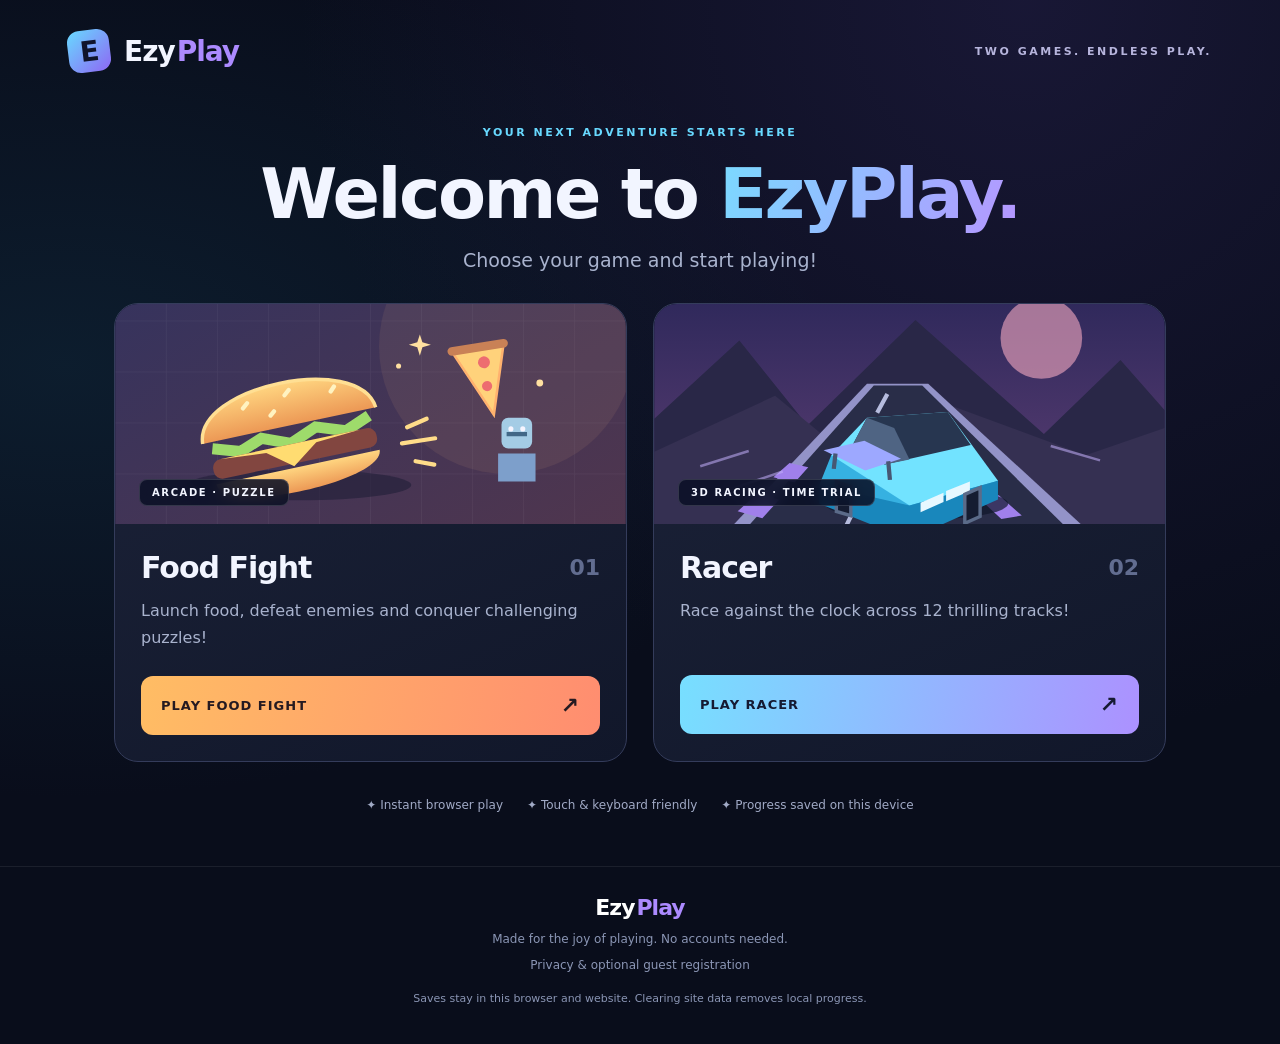
<file: index.html>
<!doctype html><html lang="en"><head><meta charset="utf-8"><meta name="viewport" content="width=device-width,initial-scale=1,viewport-fit=cover"><meta name="theme-color" content="#090d1b"><meta name="description" content="EzyPlay: two original browser games. Launch into Food Fight or take on Racer's 12 time-trial tracks."><title>EzyPlay — Pick your next adventure</title><link rel="stylesheet" href="style.css"></head><body>
<header class="site-header"><a class="brand" href="./" aria-label="EzyPlay home"><span class="brand-icon">E</span>Ezy<span>Play</span></a><span class="header-note">TWO GAMES. ENDLESS PLAY.</span></header>
<main><section class="hero"><p class="eyebrow">YOUR NEXT ADVENTURE STARTS HERE</p><h1>Welcome to <span>EzyPlay.</span></h1><p class="hero-sub">Choose your game and start playing!</p></section>
<section class="games" aria-label="Choose a game"><article class="game-card food-card"><div class="card-art"><img src="assets/food-fight.svg" alt="A burger launcher firing colorful food at puzzle targets" width="600" height="340"><span class="tag">ARCADE · PUZZLE</span></div><div class="card-content"><div class="card-title"><h2>Food Fight</h2><span class="game-number">01</span></div><p>Launch food, defeat enemies and conquer challenging puzzles!</p><a class="play-button food-play" href="food-fight/">PLAY FOOD FIGHT <span aria-hidden="true">↗</span></a></div></article>
<article class="game-card racer-card"><div class="card-art"><img src="assets/racer.svg" alt="A cyan low-poly sports car on a purple racing track" width="600" height="340"><span class="tag">3D RACING · TIME TRIAL</span></div><div class="card-content"><div class="card-title"><h2>Racer</h2><span class="game-number">02</span></div><p>Race against the clock across 12 thrilling tracks!</p><a class="play-button racer-play" href="racer/">PLAY RACER <span aria-hidden="true">↗</span></a></div></article></section>
<div class="platform-notes"><span>✦ Instant browser play</span><span>✦ Touch & keyboard friendly</span><span>✦ Progress saved on this device</span></div></main>
<footer><a class="brand small" href="./">Ezy<span>Play</span></a><p>Made for the joy of playing. No accounts needed.</p><p><a href="privacy.html">Privacy &amp; optional guest registration</a></p><p class="save-note">Saves stay in this browser and website. Clearing site data removes local progress.</p></footer>
</body></html>
</file>
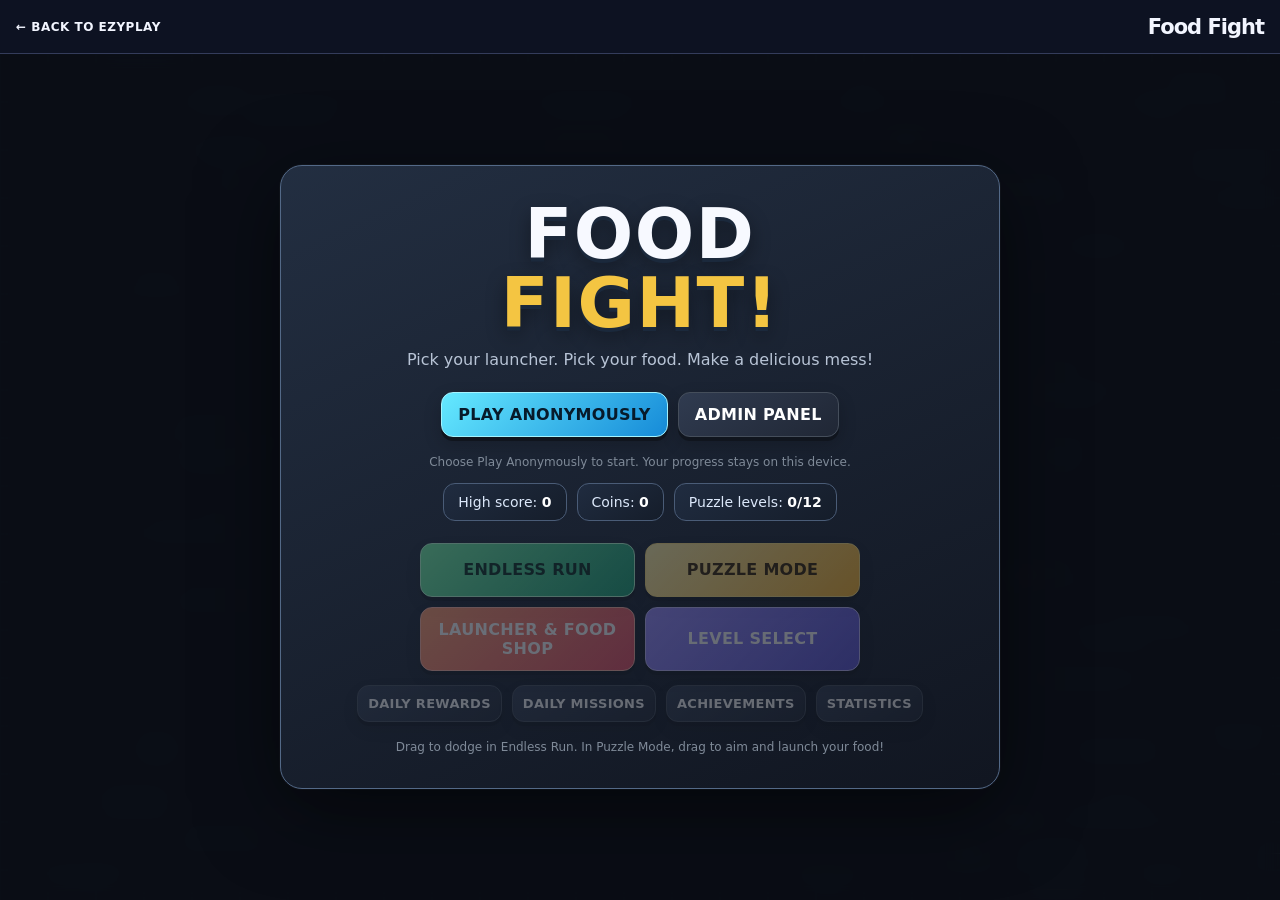
<file: food-fight/index.html>
<!doctype html><html lang="en"><head><meta charset="utf-8"><meta name="viewport" content="width=device-width,initial-scale=1,viewport-fit=cover"><title>Food Fight — EzyPlay</title><link rel="stylesheet" href="../style.css"></head><body class="food-wrapper"><nav class="game-nav" aria-label="Game navigation"><a class="back-link" href="../">← BACK TO EZYPLAY</a><span class="brand">Food Fight</span></nav><iframe class="food-frame" title="Food Fight game" src="../Food_Fight_Development.html" allow="fullscreen"></iframe></body></html>
</file>
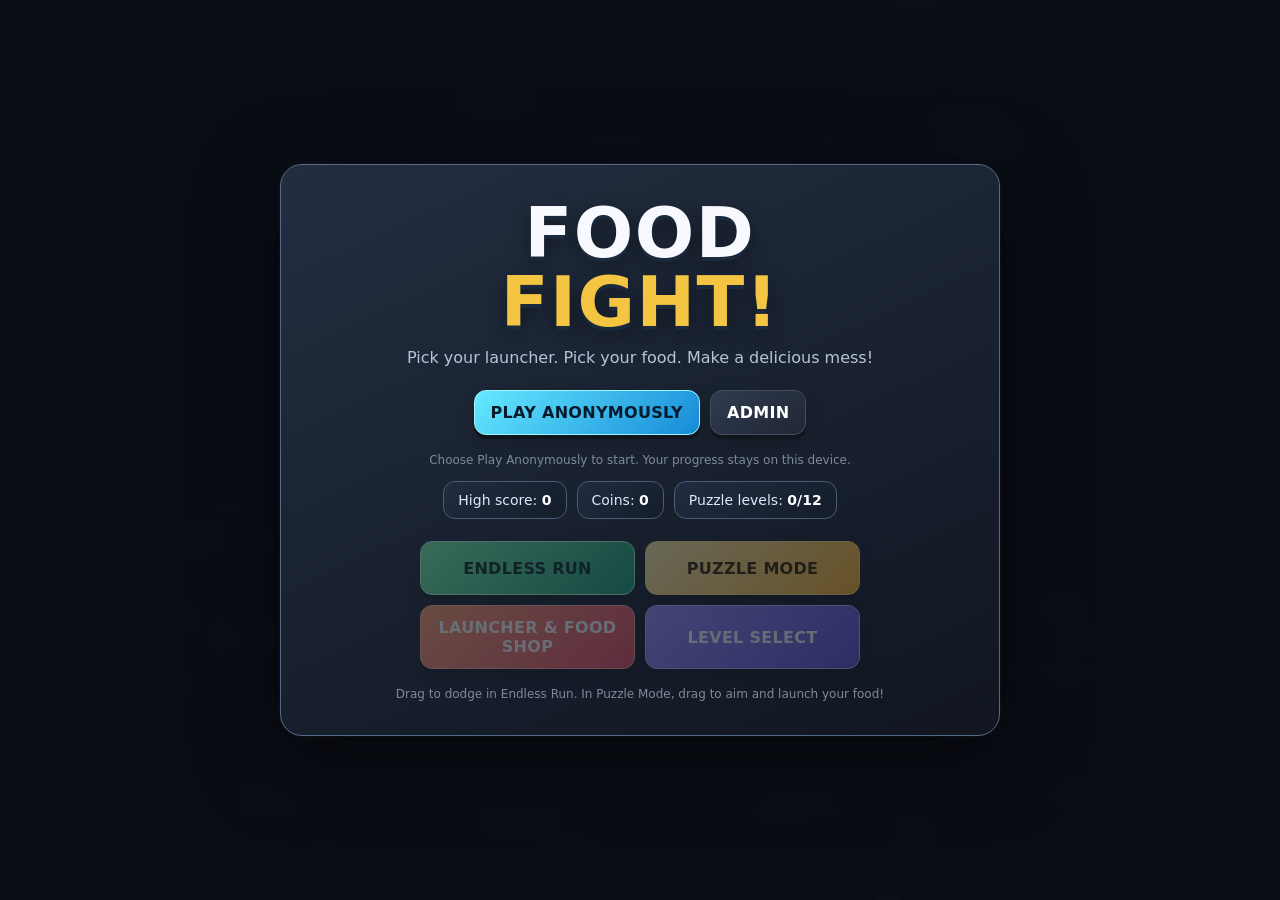
<file: public/index.html>
<!DOCTYPE html>
<html lang="en">
<head>
<meta charset="UTF-8">
<meta name="viewport" content="width=device-width,initial-scale=1,maximum-scale=1,user-scalable=no,viewport-fit=cover">
<title>Food Fight — Food Launcher Puzzle Game</title>
<style>
:root{--bg:#111722;--panel:rgba(16,22,32,.96);--line:#414d63;--text:#f7f9ff;--muted:#b8c4d6;--gold:#ffc94a;--blue:#52d8ff;--pink:#ff6cae;--green:#75ed83;--orange:#ff9c52}
*{box-sizing:border-box;margin:0;padding:0;user-select:none;-webkit-user-select:none;-webkit-touch-callout:none}
html,body{width:100%;height:100%;overflow:hidden;background:radial-gradient(ellipse at 12% 8%,#25364b 0,transparent 38%),radial-gradient(ellipse at 88% 90%,#33203b 0,transparent 36%),var(--bg);font-family:system-ui,-apple-system,Segoe UI,Arial,sans-serif;color:var(--text)}
canvas{position:fixed;inset:0;width:100%;height:100%;display:block;touch-action:none}
button{font:inherit;cursor:pointer;touch-action:manipulation;-webkit-tap-highlight-color:transparent;border:1px solid #454e5b;border-radius:12px;background:linear-gradient(145deg,#303b50,#202735);color:#fff;padding:12px 16px;font-weight:800;letter-spacing:.3px;box-shadow:0 4px 0 #10151e,0 7px 18px #0003}
button:active{transform:scale(.98)}button.primary{background:linear-gradient(135deg,#65e9ff,#168bd8);color:#071a2a;border-color:#a4f4ff}button.gold{background:linear-gradient(135deg,#fff0a4,#ffb629);color:#352000;border-color:#ffe17b}button#shopButton{background:linear-gradient(135deg,#ff9b69,#e94d65);border-color:#ffb3a3}button#levelsButton{background:linear-gradient(135deg,#9a8cff,#5c55d9);border-color:#c4bcff}button#endlessButton{background:linear-gradient(135deg,#71f2a1,#159e70);color:#06281c;border-color:#b5ffd0}button:disabled{opacity:.35;cursor:not-allowed}
#hud{position:fixed;z-index:4;top:max(12px,env(safe-area-inset-top));left:14px;right:14px;display:none;align-items:flex-start;justify-content:space-between;gap:10px;pointer-events:none;text-shadow:0 2px 5px #000}
.hudBox{background:rgba(7,9,12,.68);border:1px solid #343b45;border-radius:12px;padding:9px 12px;font-weight:800;backdrop-filter:blur(6px)}#hudRight{display:flex;gap:8px;align-items:center}#homeButton{pointer-events:auto;padding:9px 12px}
#banner{position:fixed;z-index:5;top:74px;left:50%;transform:translateX(-50%);font-size:clamp(13px,2.2vw,20px);font-weight:900;letter-spacing:2px;text-shadow:0 3px 8px #000;opacity:0;pointer-events:none;white-space:nowrap}
.screen{position:fixed;inset:0;z-index:10;display:none;align-items:center;justify-content:center;padding:18px;background:rgba(8,12,20,.82);backdrop-filter:blur(8px);overflow:auto}
.screen.active{display:flex}.panel{width:min(720px,100%);max-height:calc(100dvh - 30px);overflow:auto;background:linear-gradient(155deg,rgba(35,47,66,.98),rgba(17,22,33,.98));border:1px solid #536987;border-radius:22px;padding:clamp(20px,4vw,34px);box-shadow:0 20px 80px #0008,0 0 0 1px #ffffff08;text-align:center}
h1{font-size:clamp(38px,8vw,70px);line-height:.98;letter-spacing:1.5px;margin-bottom:10px;text-shadow:0 4px 0 #1b293c,0 8px 20px #0006}h2{font-size:clamp(25px,5vw,38px);margin-bottom:8px;color:#ffe08a;text-shadow:0 2px 0 #6d4516}h3{font-size:18px}.sub{color:var(--muted);line-height:1.5;margin:8px auto 20px;max-width:560px}.row{display:flex;justify-content:center;align-items:center;gap:10px;flex-wrap:wrap}.stats{display:flex;gap:10px;justify-content:center;flex-wrap:wrap;margin:14px 0 22px}.stat{border:1px solid #4a5c77;background:linear-gradient(145deg,#202c40,#151d2a);padding:10px 14px;border-radius:12px;color:#dce8fa;font-size:14px}.stat strong{color:white}.menuButtons{display:grid;grid-template-columns:repeat(2,minmax(0,1fr));gap:10px;max-width:440px;margin:0 auto}.menuButtons button{min-height:54px}.smallNote{font-size:12px;color:#7f8a98;margin-top:18px}
.gridCards{display:grid;grid-template-columns:repeat(auto-fit,minmax(135px,1fr));gap:10px;margin:18px 0}.itemCard,.levelCard{border:1px solid #465a78;background:linear-gradient(145deg,#202d42,#151d2b);border-radius:14px;padding:14px 10px;display:flex;flex-direction:column;align-items:center;gap:9px;min-height:142px}.itemCard.selected{border-color:var(--gold);box-shadow:inset 0 0 0 1px var(--gold),0 0 18px #ffc94a25;background:linear-gradient(145deg,#3b3540,#20283a)}.swatch{width:78px;height:30px;border-radius:9px;border:1px solid #ffffff55;box-shadow:0 4px 14px #0006}.itemCard p,.levelCard p{font-size:12px;color:var(--muted);min-height:28px}.itemCard button,.levelCard button{padding:8px 10px;font-size:12px;width:100%;margin-top:auto}.levelCard{min-height:124px}.levelCard.locked{opacity:.42}.levelCard:not(.locked) .levelNumber{color:var(--green)}.levelCard:not(.locked) button{background:linear-gradient(135deg,#8cf49b,#29b875);color:#092a1b;border-color:#b6ffc5}.levelNumber{font-size:25px;font-weight:950}.hidden{display:none!important}
#toast{position:fixed;z-index:30;left:50%;bottom:max(22px,env(safe-area-inset-bottom));transform:translate(-50%,20px);opacity:0;pointer-events:none;background:linear-gradient(135deg,#fff0a4,#ffc94a);color:#241900;border-radius:12px;padding:12px 16px;font-weight:850;transition:.2s;max-width:90vw;text-align:center}#toast.show{opacity:1;transform:translate(-50%,0)}
#puzzleFooter{position:fixed;z-index:4;bottom:max(14px,env(safe-area-inset-bottom));left:50%;transform:translateX(-50%);display:none;gap:8px;align-items:center;pointer-events:none;white-space:nowrap}#puzzleFooter .hudBox{font-size:13px}#puzzleFooter button{pointer-events:auto}
@media(max-width:520px){.menuButtons{grid-template-columns:1fr}.panel{padding:20px 16px}.itemCard{min-height:130px}#hud{left:8px;right:8px}#puzzleFooter{bottom:max(8px,env(safe-area-inset-bottom))}}
</style>
</head>
<body>
<canvas id="game"></canvas>
<div id="hud"><div class="hudBox" id="scoreBox">Score: 0</div><div id="hudRight"><div class="hudBox" id="modeBox">ENDLESS RUN</div><button id="homeButton">HOME</button></div></div>
<div id="banner">GET READY</div>
<div id="puzzleFooter"><div class="hudBox" id="shotsBox">Shots: 3</div><div class="hudBox" id="levelBox">LEVEL 1</div><button id="resetLevelButton">RESET</button></div>

<section class="screen active" id="homeScreen"><div class="panel"><h1>FOOD<br><span style="color:#f4c542">FIGHT!</span></h1><p class="sub">Pick your launcher. Pick your food. Make a delicious mess!</p><div class="row" style="margin:12px 0"><button class="primary" id="guestPlayButton">PLAY ANONYMOUSLY</button><button id="adminOpenButton">ADMIN</button></div><p class="smallNote" id="guestStatus" aria-live="polite">Choose Play Anonymously to start. Your progress stays on this device.</p><div class="stats"><div class="stat" id="highScoreText">High score: <strong>0</strong></div><div class="stat" id="coinsText">Coins: <strong>0</strong></div><div class="stat" id="progressText">Puzzle levels: <strong>0/12</strong></div></div><div class="menuButtons"><button class="primary" id="endlessButton" disabled>ENDLESS RUN</button><button class="gold" id="puzzleButton" disabled>PUZZLE MODE</button><button id="shopButton" disabled>LAUNCHER & FOOD SHOP</button><button id="levelsButton" disabled>LEVEL SELECT</button></div><p class="smallNote">Drag to dodge in Endless Run. In Puzzle Mode, drag to aim and launch your food!</p></div></section>

<section class="screen" id="shopScreen"><div class="panel"><h2>FOOD FIGHT SHOP</h2><p class="sub">Mix and match any launcher with any food. Each item has its own look and personality.</p><div class="row"><div class="stat" id="shopCoins">Coins: 0</div><button id="shopBack">BACK</button></div><h3 style="margin-top:18px;text-align:left">Choose your launcher</h3><div class="gridCards" id="rifleCards"></div><h3 style="text-align:left">Choose your food</h3><div class="gridCards" id="bulletCards"></div></div></section>

<section class="screen" id="levelsScreen"><div class="panel"><h2>PUZZLE LEVELS</h2><p class="sub">Clear each mission to unlock the next. Every level has limited shots, ricochets and a new setup.</p><div class="row"><div class="stat" id="levelProgress">Unlocked: 1 / 12</div><button id="levelsBack">BACK</button></div><div class="gridCards" id="levelCards"></div></div></section>

<section class="screen" id="resultScreen"><div class="panel"><h2 id="resultTitle">LEVEL CLEARED</h2><p class="sub" id="resultMessage">Mission complete.</p><div class="stats"><div class="stat" id="resultScore">Score: 0</div><div class="stat" id="resultCoins">Coins earned: 0</div></div><div class="row"><button id="resultHome">HOME</button><button id="retryButton">RETRY</button><button class="primary" id="nextButton">NEXT LEVEL</button></div></div></section>

<section class="screen" id="adminScreen"><div class="panel"><h2>FOOD FIGHT ADMIN</h2><p class="sub">Prototype controls for local testing only.</p><div id="adminLoginArea"><label for="adminPasswordInput" style="display:block;text-align:left;margin:12px 0 6px">Admin password</label><input id="adminPasswordInput" type="password" autocomplete="current-password" placeholder="Enter admin password" style="width:100%;padding:12px;border-radius:10px;border:1px solid #536987;background:#111722;color:#fff"><div class="row" style="margin-top:12px"><button class="primary" id="adminLoginButton">LOG IN</button><button id="adminBackButton">BACK</button></div><p class="smallNote">RGE123 is a temporary prototype password and is visible in the HTML source. Do not use this for a public production admin account.</p></div><div id="adminControls" class="hidden"><div class="stat" id="anonymousModeStatus" style="margin:12px 0">Anonymous play: Enabled</div><div class="row"><button class="gold" id="toggleAnonymousButton">DISABLE ANONYMOUS PLAY</button><button id="adminLogoutButton">LOG OUT</button><button id="adminHomeButton">HOME</button></div><p class="smallNote">This setting applies only to this browser. Production enforcement must be moved to a server-side setting.</p></div></div></section>

<div id="toast"></div>
<script>
(()=>{
'use strict';
const canvas=document.getElementById('game'),ctx=canvas.getContext('2d');
const $=id=>document.getElementById(id);
const screens=['homeScreen','shopScreen','levelsScreen','resultScreen','adminScreen'];
let guestActive=false,adminAuthenticated=false;
const ANON_SETTING_KEY='foodFightAnonymousPlayEnabled';
function anonymousPlayEnabled(){try{return localStorage.getItem(ANON_SETTING_KEY)!=='false'}catch(e){return true}}
function updateGuestControls(){const enabled=anonymousPlayEnabled();const guestBtn=$('guestPlayButton');guestBtn.disabled=!enabled;guestBtn.textContent=enabled?(guestActive?'PLAYING ANONYMOUSLY':'PLAY ANONYMOUSLY'):'ANONYMOUS PLAY DISABLED';['endlessButton','puzzleButton','shopButton','levelsButton'].forEach(id=>$(id).disabled=!guestActive||!enabled);$('guestStatus').textContent=!enabled?'Anonymous play is disabled by the admin. Online account login is not connected in this prototype.':guestActive?'Playing as a guest. Progress is saved only in this browser.':'Choose Play Anonymously to start. Your progress stays on this device.';}
function updateAdminControls(){const logged=adminAuthenticated;$('adminLoginArea').classList.toggle('hidden',logged);$('adminControls').classList.toggle('hidden',!logged);const enabled=anonymousPlayEnabled();$('anonymousModeStatus').textContent='Anonymous play: '+(enabled?'Enabled':'Disabled');$('toggleAnonymousButton').textContent=enabled?'DISABLE ANONYMOUS PLAY':'ENABLE ANONYMOUS PLAY';}
let W=innerWidth,H=innerHeight,dpr=1,raf=0,last=0,state='home',mode='endless',introStart=0,gameStart=0;
let score=0,speed=6,spawnTimer=0,bullet=null,blocks=[],wind=[],trails=[],shots=[],targets=[],crates=[],switches=[],barriers=[],particles=[];
let aiming=false,aimPoint=null,shotCount=0,levelIndex=0,levelCleared=false,coinsEarned=0,toastTimer=0,runCoins=0,runMilestone=0;
const rifleSkins=[
 {id:'burger-cannon',name:'Burger Cannon',cost:0,a:'#e4a342',b:'#7a3f1e',c:'#fff0a8',emoji:'🍔'},
 {id:'frying-pan',name:'Frying Pan Launcher',cost:180,a:'#8c9aa8',b:'#35404a',c:'#e7edf2',emoji:'🍳'},
 {id:'ketchup-blaster',name:'Ketchup Blaster',cost:280,a:'#ff5b4f',b:'#a91f2b',c:'#ffd1c8',emoji:'🍅'},
 {id:'spoon-catapult',name:'Giant Spoon Catapult',cost:420,a:'#b5c6d7',b:'#596a7a',c:'#f3f8ff',emoji:'🥄'},
 {id:'cheese-shooter',name:'Cheese Shooter',cost:650,a:'#ffd84d',b:'#b47b14',c:'#fff1a1',emoji:'🧀'},
 {id:'baguette-bazooka',name:'Baguette Bazooka',cost:900,a:'#e7b46c',b:'#8c512b',c:'#fff0c9',emoji:'🥖'}
];
const bulletSkins=[
 {id:'burger',name:'Cheeseburger',cost:0,a:'#e4a342',b:'#7a3f1e',glow:'#ffc45c',trail:'#ffdc9a',emoji:'🍔'},
 {id:'pizza',name:'Pizza Slice',cost:60,a:'#ffb347',b:'#c84a2f',glow:'#ffb347',trail:'#ffd27b',emoji:'🍕'},
 {id:'meatball',name:'Meatball',cost:100,a:'#b86a42',b:'#71361f',glow:'#e79a62',trail:'#e8b18d',emoji:'🧆'},
 {id:'tomato',name:'Tomato',cost:160,a:'#ff5249',b:'#b62028',glow:'#ff6a5e',trail:'#ffaaa0',emoji:'🍅'},
 {id:'donut',name:'Doughnut',cost:240,a:'#ff9fc7',b:'#c45c8c',glow:'#ff9fc7',trail:'#ffd2e5',emoji:'🍩'},
 {id:'nugget',name:'Chicken Nugget',cost:320,a:'#e8b76d',b:'#a66a2c',glow:'#ffd28a',trail:'#f7d8a3',emoji:'🍗'},
 {id:'watermelon',name:'Watermelon',cost:520,a:'#6bd66e',b:'#21884c',glow:'#7aff9b',trail:'#b1ffc1',emoji:'🍉'},
 {id:'cosmic-pizza',name:'Cosmic Pizza',cost:1000,a:'#b78bff',b:'#6c3cc4',glow:'#d2aaff',trail:'#e6d1ff',emoji:'🌮'}
];
const defaults={highScore:0,coins:0,unlockedR:['burger-cannon'],unlockedB:['burger'],equippedR:'burger-cannon',equippedB:'burger',unlockedLevel:1,clearedLevels:[],puzzleBest:{},endlessMilestone:0};
let save=loadSave();
function loadSave(){try{const x=JSON.parse(localStorage.getItem('bulletDashSave')||'{}');const merged={...defaults,...x};merged.highScore=Number.isFinite(Number(merged.highScore))?Math.max(0,Number(merged.highScore)):0;merged.coins=Number.isFinite(Number(merged.coins))?Math.max(0,Math.floor(Number(merged.coins))):0;merged.unlockedR=Array.isArray(merged.unlockedR)?merged.unlockedR.filter(id=>rifleSkins.some(s=>s.id===id)):['burger-cannon'];merged.unlockedB=Array.isArray(merged.unlockedB)?merged.unlockedB.filter(id=>bulletSkins.some(s=>s.id===id)):['burger'];merged.clearedLevels=Array.isArray(merged.clearedLevels)?merged.clearedLevels.filter(n=>Number.isInteger(n)&&n>=1&&n<=12):[];merged.puzzleBest=merged.puzzleBest&&typeof merged.puzzleBest==='object'?merged.puzzleBest:{};if(!merged.unlockedR.includes('burger-cannon'))merged.unlockedR.push('burger-cannon');if(!merged.unlockedB.includes('burger'))merged.unlockedB.push('burger');if(!merged.unlockedR.includes(merged.equippedR))merged.equippedR='burger-cannon';if(!merged.unlockedB.includes(merged.equippedB))merged.equippedB='burger';merged.endlessMilestone=Number.isFinite(Number(merged.endlessMilestone))?Math.max(0,Math.floor(Number(merged.endlessMilestone))):0;merged.unlockedLevel=Math.max(1,Math.min(12,Math.floor(Number(merged.unlockedLevel)||1)));return merged}catch(e){return {...defaults,unlockedR:['burger-cannon'],unlockedB:['burger'],clearedLevels:[],puzzleBest:{}}}}
function persist(){try{localStorage.setItem('bulletDashSave',JSON.stringify(save))}catch(e){}}
function currentRifle(){return rifleSkins.find(x=>x.id===save.equippedR)||rifleSkins[0]}
function currentBullet(){return bulletSkins.find(x=>x.id===save.equippedB)||bulletSkins[0]}
function resize(){W=innerWidth;H=innerHeight;dpr=Math.min(devicePixelRatio||1,2);canvas.width=Math.floor(W*dpr);canvas.height=Math.floor(H*dpr);canvas.style.width=W+'px';canvas.style.height=H+'px';ctx.setTransform(dpr,0,0,dpr,0,0);if(bullet&&mode==='puzzle'&&state==='puzzle')bullet.y=Math.min(H-80,Math.max(80,bullet.y));}
addEventListener('resize',resize);resize();
function showScreen(id){screens.forEach(s=>$(s).classList.toggle('active',s===id));}
function toast(msg){const t=$('toast');t.textContent=msg;t.classList.add('show');clearTimeout(toastTimer);toastTimer=setTimeout(()=>t.classList.remove('show'),1800)}
function updateHome(){ $('highScoreText').innerHTML='High score: <strong>'+Math.floor(save.highScore)+'</strong>';$('coinsText').innerHTML='Coins: <strong>'+save.coins+'</strong>';$('progressText').innerHTML='Puzzle levels: <strong>'+save.clearedLevels.length+'/12</strong>'; }
function updateHud(){ $('hud').style.display=['intro','playing','puzzle'].includes(state)?'flex':'none';$('puzzleFooter').style.display=state==='puzzle'?'flex':'none';$('modeBox').textContent=mode==='puzzle'?'PUZZLE MODE':'ENDLESS RUN';$('scoreBox').textContent=mode==='puzzle'?'LEVEL '+(levelIndex+1)+' • '+(targets.filter(t=>t.alive).length)+' TARGETS':'Score: '+Math.floor(score);$('shotsBox').textContent='Shots: '+Math.max(0,shotCount);$('levelBox').textContent='LEVEL '+(levelIndex+1);}
function clearWorld(){blocks=[];trails=[];shots=[];targets=[];crates=[];switches=[];barriers=[];particles=[];aiming=false;aimPoint=null;}
function startEndless(){mode='endless';state='intro';introStart=performance.now();gameStart=performance.now();score=0;speed=6;spawnTimer=30;clearWorld();createBullet(true);showScreen('homeScreen');$('homeScreen').classList.remove('active');$('banner').style.opacity=1;$('banner').textContent='READY...';updateHud();cancelAnimationFrame(raf);raf=requestAnimationFrame(introLoop)}
function createBullet(reset=false){const y=H*.5;bullet={x:reset?100:90,y,targetX:100,targetY:y,width:58,height:16,rotation:0,vx:0,vy:0,alive:true};}
function drawBackground(dt=0){ctx.fillStyle='#171b20';ctx.fillRect(0,0,W,H);ctx.strokeStyle='rgba(255,255,255,.035)';ctx.lineWidth=1;for(let x=0;x<W;x+=48){ctx.beginPath();ctx.moveTo(x,0);ctx.lineTo(x,H);ctx.stroke()}for(let y=0;y<H;y+=48){ctx.beginPath();ctx.moveTo(0,y);ctx.lineTo(W,y);ctx.stroke()}for(const p of wind){p.x-=p.speed*dt;if(p.x+p.len<0){p.x=W+Math.random()*80;p.y=Math.random()*H}ctx.strokeStyle='rgba(225,232,240,'+p.alpha+')';ctx.beginPath();ctx.moveTo(p.x,p.y);ctx.lineTo(p.x+p.len,p.y);ctx.stroke()}}
for(let i=0;i<90;i++)wind.push({x:Math.random()*W,y:Math.random()*H,len:15+Math.random()*65,speed:2+Math.random()*8,alpha:.08+Math.random()*.22});
function drawLauncher(x,y,firing=false,pistol=false){const s=currentRifle();ctx.save();ctx.translate(x,y);ctx.font=(pistol?'30px':'52px')+' system-ui, Apple Color Emoji, Segoe UI Emoji';ctx.textAlign='center';ctx.textBaseline='middle';ctx.shadowColor=s.a;ctx.shadowBlur=8;ctx.fillText(s.emoji||'🍔',pistol?0:12,0);if(firing){ctx.font='25px system-ui, Apple Color Emoji, Segoe UI Emoji';ctx.fillText(currentBullet().emoji||'🍔',pistol?39:65,-8)}ctx.restore()}
function introLoop(t){if(state!=='intro')return;const elapsed=t-introStart;ctx.clearRect(0,0,W,H);drawBackground(1);let p=Math.min(elapsed/700,1);p=1-Math.pow(1-p,3);const x=-230+p*310;drawLauncher(x,H*.5,false,false);if(elapsed>650)$('banner').textContent='GET READY';if(elapsed>1150){$('banner').textContent='GO!';drawLauncher(x,H*.5,true,false);ctx.fillStyle='rgba(255,235,170,.18)';ctx.fillRect(0,0,W,H);bullet.x=x+120;if(elapsed>1300){bullet.x+=12;drawBullet();createTrail() }if(elapsed>1850){$('banner').style.opacity=0;startEndlessLoop();return}}drawTrails(1);raf=requestAnimationFrame(introLoop)}
function startEndlessLoop(){state='playing';mode='endless';clearWorld();createBullet(true);score=0;speed=6;spawnTimer=30;last=performance.now();runCoins=0;runMilestone=0;updateHud();raf=requestAnimationFrame(endlessLoop)}
function createTrail(){const c=currentBullet();trails.push({x:bullet.x-22,y:bullet.y,life:1,len:22+Math.random()*45,color:c.trail})}
function drawTrails(dt){for(let i=trails.length-1;i>=0;i--){const t=trails[i];t.life-=.035*dt;ctx.strokeStyle=t.color;ctx.globalAlpha=Math.max(0,t.life)*.8;ctx.lineWidth=3;ctx.beginPath();ctx.moveTo(t.x,t.y);ctx.lineTo(t.x-t.len*t.life,t.y);ctx.stroke();ctx.globalAlpha=1;if(t.life<=0)trails.splice(i,1)}}
function drawBullet(){if(!bullet)return;const s=currentBullet();ctx.save();ctx.translate(bullet.x,bullet.y);ctx.rotate(bullet.rotation||0);ctx.shadowColor=s.glow;ctx.shadowBlur=14;ctx.font='34px system-ui, Apple Color Emoji, Segoe UI Emoji';ctx.textAlign='center';ctx.textBaseline='middle';ctx.fillText(s.emoji||'🍔',0,0);ctx.restore()}
function createBlock(){const size=42+Math.random()*64;blocks.push({x:W+size,y:24+Math.random()*Math.max(1,H-size-48),width:size,height:size})}
function drawBlock(b){ctx.fillStyle='#777d82';ctx.fillRect(b.x,b.y,b.width,b.height);ctx.strokeStyle='#b4b9bd';ctx.lineWidth=3;ctx.strokeRect(b.x+2,b.y+2,b.width-4,b.height-4);ctx.strokeStyle='#444a50';ctx.lineWidth=2;ctx.beginPath();ctx.moveTo(b.x+b.width*.2,b.y+b.height*.1);ctx.lineTo(b.x+b.width*.42,b.y+b.height*.36);ctx.lineTo(b.x+b.width*.25,b.y+b.height*.65);ctx.stroke();ctx.beginPath();ctx.moveTo(b.x+b.width*.72,b.y+b.height*.16);ctx.lineTo(b.x+b.width*.56,b.y+b.height*.5);ctx.lineTo(b.x+b.width*.8,b.y+b.height*.82);ctx.stroke()}
function collision(a,b){return a.x-a.width/2<b.x+b.width&&a.x+a.width/2>b.x&&a.y-a.height/2<b.y+b.height&&a.y+a.height/2>b.y}
function endlessLoop(t){if(state!=='playing'||mode!=='endless')return;const dt=Math.min((t-last)/16.67,2);last=t;ctx.clearRect(0,0,W,H);drawBackground(dt);bullet.x+=(bullet.targetX-bullet.x)*.18;bullet.y+=(bullet.targetY-bullet.y)*.18;bullet.rotation=Math.max(-.12,Math.min(.12,(bullet.targetY-bullet.y)*.003));if(Math.random()<.75)createTrail();drawTrails(dt);spawnTimer-=dt;if(spawnTimer<=0){createBlock();spawnTimer=Math.max(22,62-score/9)}for(let i=blocks.length-1;i>=0;i--){const b=blocks[i];b.x-=speed*dt;drawBlock(b);if(collision(bullet,b)){endlessOver();return}if(b.x+b.width<0){blocks.splice(i,1);score+=10}}speed=Math.min(13,speed+.0015*dt);score+=.04*dt;const milestone=Math.floor(score/100);if(milestone>runMilestone){const gained=(milestone-runMilestone)*10;runCoins+=gained;runMilestone=milestone;toast('+'+gained+' food coins!');}$('scoreBox').textContent='Score: '+Math.floor(score);drawBullet();raf=requestAnimationFrame(endlessLoop)}
function endlessOver(){state='endgame';const final=Math.floor(score);if(final>save.highScore)save.highScore=final;const earned=runCoins;save.coins+=earned;persist();updateHome();$('resultTitle').textContent='CRASH!';$('resultMessage').textContent='You scored '+final+' and earned '+earned+' coins from 100-point milestones. Reach new milestones to earn more!';$('resultScore').textContent='Score: '+final;$('resultCoins').textContent='Coins earned: '+earned;$('nextButton').classList.add('hidden');$('retryButton').textContent='PLAY AGAIN';$('resultHome').textContent='HOME';$('resultScreen').classList.add('active');$('hud').style.display='none';$('puzzleFooter').style.display='none';cancelAnimationFrame(raf)}

// Puzzle levels use normalised positions so they work on phones and tablets.
const levelTemplates=[
 {name:'First Contact',shots:3,targets:[['agent',.78,.40]],crates:[],switches:[],barriers:[],walls:true},
 {name:'Two for One',shots:2,targets:[['agent',.65,.34],['robot',.80,.62]],crates:[],switches:[],barriers:[],walls:true},
 {name:'Crate Trouble',shots:3,targets:[['agent',.82,.5]],crates:[[.48,.45,.08,.16]],switches:[],barriers:[],walls:true},
 {name:'Bank Shot',shots:2,targets:[['robot',.76,.48]],crates:[[.63,.30,.06,.15]],switches:[],barriers:[],walls:true},
 {name:'Switch It',shots:3,targets:[['agent',.83,.48]],crates:[],switches:[[.57,.72]],barriers:[[.69,.34,.035,.34]],walls:true},
 {name:'Three Targets',shots:3,targets:[['agent',.68,.32],['robot',.80,.50],['agent',.68,.70]],crates:[],switches:[],barriers:[],walls:true},
 {name:'Fortified',shots:4,targets:[['robot',.83,.47],['agent',.83,.65]],crates:[[.55,.32,.08,.16],[.55,.58,.08,.16]],switches:[],barriers:[],walls:true},
 {name:'Gatekeeper',shots:3,targets:[['robot',.84,.5]],crates:[],switches:[[.52,.76]],barriers:[[.68,.20,.035,.46]],walls:true},
 {name:'Chain Reaction',shots:3,targets:[['agent',.77,.34],['robot',.84,.62]],crates:[[.60,.46,.075,.13]],switches:[[.48,.73]],barriers:[[.69,.18,.03,.22]],walls:true},
 {name:'Heavy Metal',shots:4,targets:[['boss',.82,.5]],crates:[[.62,.28,.07,.14],[.62,.58,.07,.14]],switches:[],barriers:[],walls:true},
 {name:'Final Security',shots:4,targets:[['robot',.78,.32],['boss',.86,.52],['agent',.78,.72]],crates:[[.62,.40,.06,.18]],switches:[[.49,.78]],barriers:[[.70,.15,.03,.28]],walls:true},
 {name:'Food Fight Finale',shots:7,targets:[['boss',.82,.36],['boss',.84,.65]],crates:[[.58,.27,.07,.14],[.58,.58,.07,.14]],switches:[[.46,.78]],barriers:[[.70,.14,.03,.26],[.70,.60,.03,.26]],walls:true}
];
function puzzleStart(index){levelIndex=index;mode='puzzle';state='puzzle';levelCleared=false;shotCount=levelTemplates[index].shots;score=0;coinsEarned=0;clearWorld();const L=levelTemplates[index];const groundTop=74,groundBottom=H-68;bullet={x:Math.min(110,W*.15),y:H*.52,targetX:Math.min(110,W*.15),targetY:H*.52,width:18,height:12,rotation:0,alive:true};L.targets.forEach((t,i)=>targets.push({type:t[0],x:t[1]*W,y:groundTop+t[2]*(groundBottom-groundTop),r:t[0]==='boss'?22:15,hp:t[0]==='boss'?3:1,alive:true,id:i}));L.crates.forEach(c=>crates.push({x:c[0]*W,y:groundTop+c[1]*(groundBottom-groundTop),w:Math.max(28,c[2]*W),h:Math.max(35,c[3]*H),alive:true}));L.switches.forEach((s,i)=>switches.push({x:s[0]*W,y:groundTop+s[1]*(groundBottom-groundTop),r:12,active:false,id:i}));L.barriers.forEach(b=>barriers.push({x:b[0]*W,y:groundTop+b[1]*(groundBottom-groundTop),w:Math.max(10,b[2]*W),h:b[3]*H,active:true}));$('banner').style.opacity=1;$('banner').textContent='DRAG TO AIM • RELEASE TO FIRE';setTimeout(()=>{if(state==='puzzle')$('banner').style.opacity=0},2200);$('nextButton').classList.remove('hidden');$('retryButton').textContent='RETRY LEVEL';updateHud();showScreen('homeScreen');$('homeScreen').classList.remove('active');$('hud').style.display='flex';$('puzzleFooter').style.display='flex';last=performance.now();cancelAnimationFrame(raf);raf=requestAnimationFrame(puzzleLoop)}
function drawTarget(t){if(!t.alive)return;ctx.save();ctx.translate(t.x,t.y);ctx.shadowColor=t.type==='boss'?'#ff3d4f':t.type==='robot'?'#71d5ff':'#ffb35c';ctx.shadowBlur=10;const scale=t.type==='boss'?1.35:1;ctx.scale(scale,scale);if(t.type==='robot'){ctx.fillStyle='#5b788a';ctx.fillRect(-13,-13,26,26);ctx.fillStyle='#b8f2ff';ctx.fillRect(-8,-4,5,5);ctx.fillRect(3,-4,5,5);ctx.fillStyle='#293640';ctx.fillRect(-7,6,14,3);ctx.strokeStyle='#a3d9e8';ctx.lineWidth=2;ctx.strokeRect(-16,-16,32,32)}else{ctx.fillStyle=t.type==='boss'?'#842c39':'#9b6037';ctx.beginPath();ctx.arc(0,-5,11,0,Math.PI*2);ctx.fill();ctx.fillStyle=t.type==='boss'?'#d44754':'#d99a64';ctx.fillRect(-12,6,24,19);ctx.fillStyle='#14171b';ctx.fillRect(-7,-7,4,3);ctx.fillRect(3,-7,4,3);ctx.fillStyle='#252a31';ctx.fillRect(-17,9,5,13);ctx.fillRect(12,9,5,13);if(t.type==='boss'){ctx.strokeStyle='#ff7e88';ctx.lineWidth=3;ctx.beginPath();ctx.arc(0,-5,17,0,Math.PI*2);ctx.stroke();ctx.fillStyle='#fff';ctx.font='bold 11px Arial';ctx.textAlign='center';ctx.fillText(''+t.hp,0,3)}}ctx.restore()}
function drawCrate(c){if(!c.alive)return;ctx.fillStyle='#94602e';ctx.fillRect(c.x,c.y,c.w,c.h);ctx.strokeStyle='#d7a15c';ctx.lineWidth=3;ctx.strokeRect(c.x+2,c.y+2,c.w-4,c.h-4);ctx.beginPath();ctx.moveTo(c.x+4,c.y+4);ctx.lineTo(c.x+c.w-4,c.y+c.h-4);ctx.moveTo(c.x+c.w-4,c.y+4);ctx.lineTo(c.x+4,c.y+c.h-4);ctx.stroke()}
function drawSwitch(s){ctx.save();ctx.translate(s.x,s.y);ctx.shadowColor=s.active?'#62ffab':'#ffcb62';ctx.shadowBlur=12;ctx.fillStyle=s.active?'#42e88b':'#d99b35';ctx.beginPath();ctx.arc(0,0,s.r,0,Math.PI*2);ctx.fill();ctx.strokeStyle='#fff2bf';ctx.lineWidth=3;ctx.stroke();ctx.fillStyle='#252a31';ctx.fillRect(-3,-7,6,14);ctx.restore()}
function drawBarrier(b){if(!b.active)return;ctx.fillStyle='#5e2029';ctx.fillRect(b.x,b.y,b.w,b.h);ctx.strokeStyle='#ff5968';ctx.lineWidth=2;ctx.strokeRect(b.x,b.y,b.w,b.h);for(let y=b.y+5;y<b.y+b.h;y+=16){ctx.strokeStyle='#ff9ca5';ctx.beginPath();ctx.moveTo(b.x,y);ctx.lineTo(b.x+b.w,y+8);ctx.stroke()}}
function drawAim(){if(!aimPoint||state!=='puzzle')return;const dx=aimPoint.x-bullet.x,dy=aimPoint.y-bullet.y,len=Math.hypot(dx,dy)||1;ctx.save();ctx.setLineDash([7,7]);ctx.strokeStyle=currentBullet().glow;ctx.globalAlpha=.8;ctx.lineWidth=2;ctx.beginPath();ctx.moveTo(bullet.x,bullet.y);ctx.lineTo(bullet.x+dx/len*Math.min(210,len),bullet.y+dy/len*Math.min(210,len));ctx.stroke();ctx.setLineDash([]);ctx.fillStyle='#fff';ctx.beginPath();ctx.arc(aimPoint.x,aimPoint.y,5,0,Math.PI*2);ctx.fill();ctx.restore()}
function puzzleLoop(t){if(state!=='puzzle')return;const dt=Math.min((t-last)/16.67,2);last=t;ctx.clearRect(0,0,W,H);drawBackground(dt*.3);ctx.fillStyle='#252b32';ctx.fillRect(0,0,W,44);ctx.fillRect(0,H-38,W,38);ctx.strokeStyle='#4b5662';ctx.lineWidth=2;ctx.beginPath();ctx.moveTo(0,44);ctx.lineTo(W,44);ctx.moveTo(0,H-38);ctx.lineTo(W,H-38);ctx.stroke();barriers.forEach(drawBarrier);crates.forEach(drawCrate);switches.forEach(drawSwitch);targets.forEach(drawTarget);drawTrails(dt);for(let i=shots.length-1;i>=0;i--){const b=shots[i];if(!b.alive){shots.splice(i,1);continue}let steps=Math.max(1,Math.ceil(Math.hypot(b.vx,b.vy)*dt/5));for(let k=0;k<steps;k++){b.x+=b.vx*dt/steps;b.y+=b.vy*dt/steps;b.life--;if(b.x<8||b.x>W-8){b.vx*=-1;b.x=Math.max(8,Math.min(W-8,b.x));b.bounces++;}if(b.y<45||b.y>H-40){b.vy*=-1;b.y=Math.max(45,Math.min(H-40,b.y));b.bounces++;}let hit=false;for(const c of crates){if(c.alive&&b.x>c.x-5&&b.x<c.x+c.w+5&&b.y>c.y-5&&b.y<c.y+c.h+5){c.alive=false;hit=true;spawnBurst(b.x,b.y,'#d8a15a');break}}if(!hit){for(const sw of switches){if(!sw.active&&Math.hypot(b.x-sw.x,b.y-sw.y)<sw.r+5){sw.active=true;barriers.forEach(q=>q.active=false);spawnBurst(sw.x,sw.y,'#62ffab');hit=true;break}}}if(!hit){for(const bar of barriers){if(bar.active&&b.x>bar.x-4&&b.x<bar.x+bar.w+4&&b.y>bar.y-4&&b.y<bar.y+bar.h+4){b.vx*=-1;b.x+=b.vx*3;b.bounces++;hit=true;break}}}if(!hit){for(const tar of targets){if(tar.alive&&!b.hitTargets.has(tar.id)&&Math.hypot(b.x-tar.x,b.y-tar.y)<tar.r+5){b.hitTargets.add(tar.id);tar.hp--;if(tar.hp<=0){tar.alive=false;score+=100;spawnBurst(tar.x,tar.y,tar.type==='robot'?'#71d5ff':'#ff9d69')}else{score+=25;spawnBurst(tar.x,tar.y,'#ff5968')}hit=true;break}}}if(b.bounces>=5||b.life<=0||hit&&b.vx===0&&b.vy===0){b.alive=false;break}}ctx.save();ctx.translate(b.x,b.y);ctx.rotate(Math.atan2(b.vy,b.vx));drawProjectileAt(0,0);ctx.restore();if(b.x<-20||b.x>W+20||b.y<-20||b.y>H+20||b.life<=0)b.alive=false}particles.forEach((p,i)=>{p.x+=p.vx*dt;p.y+=p.vy*dt;p.life-=.03*dt;ctx.globalAlpha=Math.max(0,p.life);ctx.fillStyle=p.color;ctx.fillRect(p.x,p.y,3,3);ctx.globalAlpha=1;if(p.life<=0)particles.splice(i,1)});drawLauncher(bullet.x-24,bullet.y,false,true);if(aiming)drawAim();if(!targets.some(x=>x.alive)&&!levelCleared){levelCleared=true;finishPuzzle(true)}else if(shotCount<=0&&!shots.length&&!levelCleared){finishPuzzle(false)}updateHud();raf=requestAnimationFrame(puzzleLoop)}
function drawProjectileAt(x,y){const food=currentBullet();ctx.save();ctx.shadowColor=food.glow;ctx.shadowBlur=14;ctx.font='30px system-ui, Apple Color Emoji, Segoe UI Emoji';ctx.textAlign='center';ctx.textBaseline='middle';ctx.fillText(food.emoji||'🍔',x,y);ctx.restore()}
function spawnBurst(x,y,color){for(let i=0;i<12;i++){const a=Math.random()*Math.PI*2,v=1+Math.random()*4;particles.push({x,y,vx:Math.cos(a)*v,vy:Math.sin(a)*v,life:1,color})}}
function finishPuzzle(won){if(state!=='puzzle')return;state='puzzleresult';cancelAnimationFrame(raf);$('hud').style.display='none';$('puzzleFooter').style.display='none';$('resultTitle').textContent=won?'LEVEL CLEARED':'OUT OF SHOTS';if(won){const first=!save.clearedLevels.includes(levelIndex+1);if(first){save.clearedLevels.push(levelIndex+1);save.coins+=10;coinsEarned=10}else coinsEarned=0;save.unlockedLevel=Math.max(save.unlockedLevel,Math.min(levelTemplates.length,levelIndex+2));save.puzzleBest[levelIndex+1]=Math.max(save.puzzleBest[levelIndex+1]||0,score);persist();$('resultMessage').textContent='Mission complete. '+(first?'10 coins earned and new level unlocked!':'Already cleared — no repeat coin reward.');$('nextButton').classList.toggle('hidden',levelIndex>=levelTemplates.length-1);$('nextButton').textContent='NEXT LEVEL'}else{$('resultMessage').textContent='The targets are still standing. Reset the level and try a different angle.';$('nextButton').classList.add('hidden');coinsEarned=0}$('resultScore').textContent='Score: '+score;$('resultCoins').textContent='Coins earned: '+coinsEarned;updateHome();$('resultScreen').classList.add('active');}
function firePuzzle(x,y){if(state!=='puzzle'||shotCount<=0)return;const dx=x-bullet.x,dy=y-bullet.y,len=Math.hypot(dx,dy);if(len<15){toast('Drag farther to aim');return}const v=8.5;shotCount--;shots.push({x:bullet.x+Math.cos(Math.atan2(dy,dx))*20,y:bullet.y+Math.sin(Math.atan2(dy,dx))*20,vx:dx/len*v,vy:dy/len*v,life:260,bounces:0,hitTargets:new Set(),alive:true});$('banner').style.opacity=0;updateHud()}
function drawShop(){ $('shopCoins').textContent='Coins: '+save.coins;const r=$('rifleCards');r.innerHTML='';rifleSkins.forEach(s=>{const owned=save.unlockedR.includes(s.id),selected=save.equippedR===s.id;const el=document.createElement('div');el.className='itemCard'+(selected?' selected':'');el.innerHTML='<div style="font-size:42px">'+s.emoji+'</div><strong>'+s.name+'</strong><p>'+(selected?'Equipped launcher':owned?'Unlocked':'Cost: '+s.cost+' coins')+'</p><button '+(selected?'disabled':'')+'>'+(selected?'EQUIPPED':owned?'EQUIP':'BUY')+'</button>';el.querySelector('button').addEventListener('click',()=>{if(owned){save.equippedR=s.id;persist();drawShop();toast(s.name+' equipped')}else if(save.coins>=s.cost){save.coins-=s.cost;save.unlockedR.push(s.id);save.equippedR=s.id;persist();drawShop();updateHome();toast(s.name+' unlocked')}else toast('You need '+(s.cost-save.coins)+' more coins')});r.appendChild(el)});const b=$('bulletCards');b.innerHTML='';bulletSkins.forEach(s=>{const owned=save.unlockedB.includes(s.id),selected=save.equippedB===s.id;const el=document.createElement('div');el.className='itemCard'+(selected?' selected':'');el.innerHTML='<div style="font-size:42px">'+s.emoji+'</div><strong>'+s.name+'</strong><p>'+(selected?'Equipped food':owned?'Unlocked':'Cost: '+s.cost+' coins')+'</p><button '+(selected?'disabled':'')+'>'+(selected?'EQUIPPED':owned?'EQUIP':'BUY')+'</button>';el.querySelector('button').addEventListener('click',()=>{if(owned){save.equippedB=s.id;persist();drawShop();toast(s.name+' equipped')}else if(save.coins>=s.cost){save.coins-=s.cost;save.unlockedB.push(s.id);save.equippedB=s.id;persist();drawShop();updateHome();toast(s.name+' unlocked')}else toast('You need '+(s.cost-save.coins)+' more coins')});b.appendChild(el)})}
function drawLevels(){const holder=$('levelCards');holder.innerHTML='';$('levelProgress').textContent='Unlocked: '+save.unlockedLevel+' / '+levelTemplates.length;levelTemplates.forEach((l,i)=>{const n=i+1,unlocked=n<=save.unlockedLevel,cleared=save.clearedLevels.includes(n);const el=document.createElement('div');el.className='levelCard'+(!unlocked?' locked':'');el.innerHTML='<div class="levelNumber">'+(cleared?'✓':unlocked?n:'🔒')+'</div><strong>'+l.name+'</strong><p>'+l.shots+' shots'+(cleared?' • Cleared':'')+'</p><button '+(!unlocked?'disabled':'')+'>'+(cleared?'PLAY AGAIN':unlocked?'PLAY':'LOCKED')+'</button>';el.querySelector('button').addEventListener('click',()=>{if(unlocked){showScreen('homeScreen');puzzleStart(i)}});holder.appendChild(el)})}
function goHome(){cancelAnimationFrame(raf);state='home';$('banner').style.opacity=0;$('hud').style.display='none';$('puzzleFooter').style.display='none';showScreen('homeScreen');updateHome();ctx.clearRect(0,0,W,H);drawBackground(0)}
function pointerPos(e){const r=canvas.getBoundingClientRect();return{x:e.clientX-r.left,y:e.clientY-r.top}}
canvas.addEventListener('pointerdown',e=>{if(state==='playing'&&mode==='endless'){const p=pointerPos(e);bullet.targetX=Math.max(40,Math.min(W-40,p.x));bullet.targetY=Math.max(35,Math.min(H-35,p.y));return}if(state==='puzzle'){e.preventDefault();canvas.setPointerCapture?.(e.pointerId);aiming=true;aimPoint=pointerPos(e)}});
canvas.addEventListener('pointermove',e=>{if(state==='playing'&&mode==='endless'){const p=pointerPos(e);bullet.targetX=Math.max(40,Math.min(W-40,p.x));bullet.targetY=Math.max(35,Math.min(H-35,p.y))}else if(state==='puzzle'&&aiming){aimPoint=pointerPos(e)}});
canvas.addEventListener('pointerup',e=>{if(state==='puzzle'&&aiming){aimPoint=pointerPos(e);aiming=false;firePuzzle(aimPoint.x,aimPoint.y);aimPoint=null}});canvas.addEventListener('pointercancel',()=>{aiming=false;aimPoint=null});
$('guestPlayButton').addEventListener('click',()=>{if(!anonymousPlayEnabled()){toast('Anonymous play is disabled');updateGuestControls();return}guestActive=true;updateGuestControls();toast('Playing as a guest — progress stays on this device')});
$('adminOpenButton').addEventListener('click',()=>{adminAuthenticated=false;$('adminPasswordInput').value='';updateAdminControls();showScreen('adminScreen')});
$('adminBackButton').addEventListener('click',()=>showScreen('homeScreen'));
$('adminLoginButton').addEventListener('click',()=>{if($('adminPasswordInput').value==='RGE123'){adminAuthenticated=true;$('adminPasswordInput').value='';updateAdminControls();toast('Admin prototype unlocked')}else toast('Incorrect admin password')});
$('adminPasswordInput').addEventListener('keydown',e=>{if(e.key==='Enter')$('adminLoginButton').click()});
$('toggleAnonymousButton').addEventListener('click',()=>{if(!adminAuthenticated)return;const next=!anonymousPlayEnabled();try{localStorage.setItem(ANON_SETTING_KEY,String(next))}catch(e){}if(!next)guestActive=false;updateAdminControls();updateGuestControls();toast('Anonymous play '+(next?'enabled':'disabled'))});
$('adminLogoutButton').addEventListener('click',()=>{adminAuthenticated=false;updateAdminControls();showScreen('homeScreen')});
$('adminHomeButton').addEventListener('click',()=>showScreen('homeScreen'));
$('endlessButton').addEventListener('click',()=>{if(!guestActive||!anonymousPlayEnabled()){toast('Choose anonymous play first');return}startEndless()});$('puzzleButton').addEventListener('click',()=>{if(!guestActive||!anonymousPlayEnabled()){toast('Choose anonymous play first');return}drawLevels();showScreen('levelsScreen')});$('levelsButton').addEventListener('click',()=>{if(!guestActive||!anonymousPlayEnabled()){toast('Choose anonymous play first');return}drawLevels();showScreen('levelsScreen')});$('shopButton').addEventListener('click',()=>{if(!guestActive||!anonymousPlayEnabled()){toast('Choose anonymous play first');return}drawShop();showScreen('shopScreen')});$('shopBack').addEventListener('click',()=>{updateHome();showScreen('homeScreen')});$('levelsBack').addEventListener('click',()=>showScreen('homeScreen'));$('homeButton').addEventListener('click',goHome);$('resetLevelButton').addEventListener('click',()=>puzzleStart(levelIndex));$('resultHome').addEventListener('click',goHome);$('retryButton').addEventListener('click',()=>{if(mode==='puzzle')puzzleStart(levelIndex);else startEndless()});$('nextButton').addEventListener('click',()=>{if(levelIndex<levelTemplates.length-1)puzzleStart(levelIndex+1)});
updateHome();updateGuestControls();updateAdminControls();showScreen('homeScreen');drawBackground(0);
})();
</script>
</body>
</html>
</file>
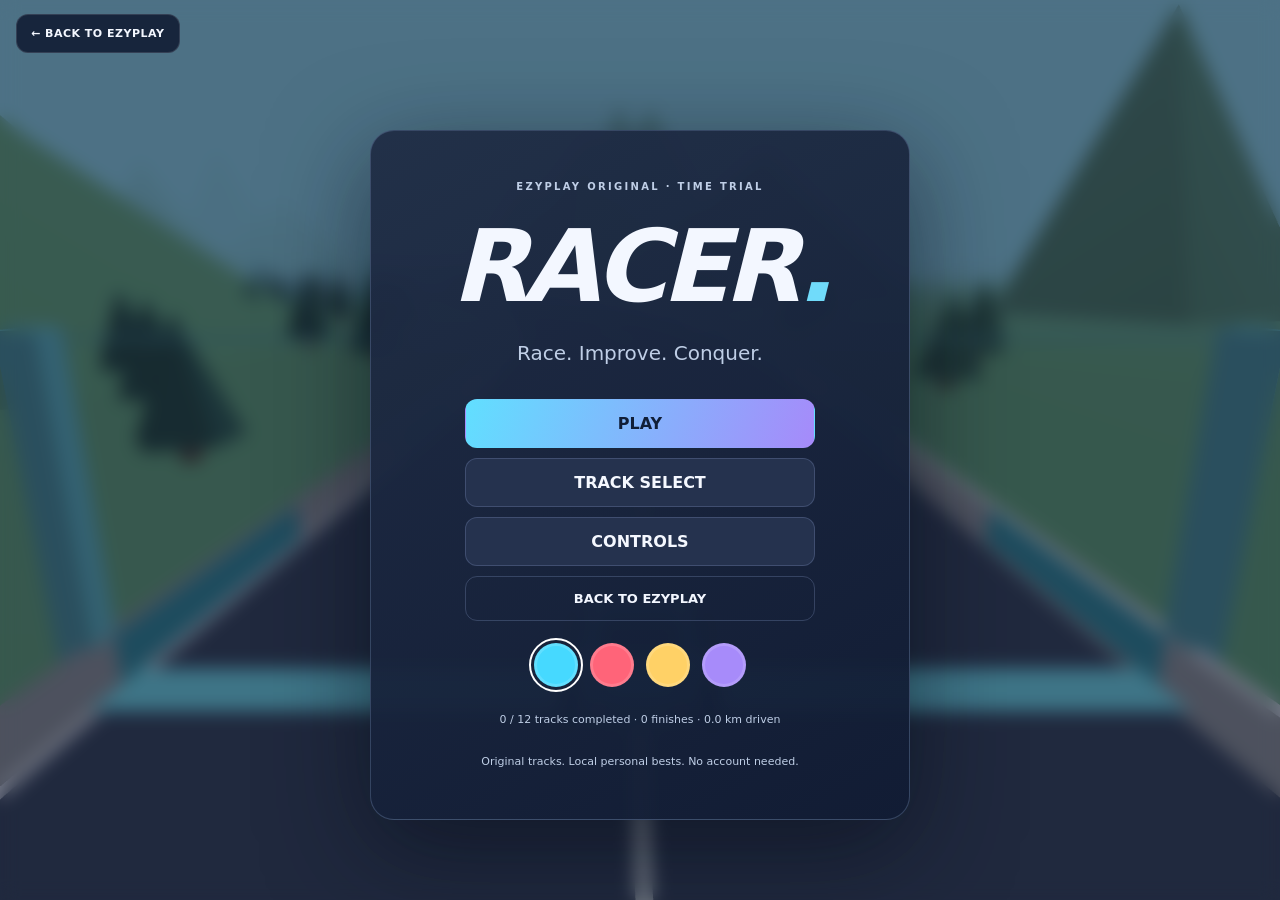
<file: racer/index.html>
<!doctype html><html lang="en"><head><meta charset="utf-8"><meta name="viewport" content="width=device-width,initial-scale=1,maximum-scale=1,user-scalable=no,viewport-fit=cover"><meta name="theme-color" content="#10172d"><title>Racer — EzyPlay</title><link rel="stylesheet" href="racer.css"></head><body>
<canvas id="scene" aria-label="Racer 3D racing view"></canvas><a id="platformHome" href="../">← BACK TO EZYPLAY</a>
<div id="hud" hidden><div><strong id="trackLabel">First Gear</strong><span id="checkpointLabel">CHECKPOINTS</span></div><div class="timing"><strong id="timer">00:00.000</strong><span id="speed">0 KM/H</span></div><button id="pauseButton">PAUSE</button><button id="restartButton">RESTART</button></div>
<div id="countdown" aria-live="polite"></div><div id="notice" role="status"></div>
<section id="menu" class="overlay"><div class="panel menu-panel"><p class="eyebrow">EZYPLAY ORIGINAL · TIME TRIAL</p><h1>RACER<span>.</span></h1><p class="subtitle">Race. Improve. Conquer.</p><div class="menu-actions"><button id="playButton" class="primary">PLAY</button><button id="trackSelectButton">TRACK SELECT</button><button id="controlsButton">CONTROLS</button><a class="button-link" href="../">BACK TO EZYPLAY</a></div><p class="orientation-tip">Rotate to landscape for a wider view. Both orientations are supported.</p><div id="colorOptions" class="color-options" aria-label="Vehicle color"></div><p id="progressSummary" class="small"></p><p class="small">Original tracks. Local personal bests. No account needed.</p></div></section>
<section id="trackMenu" class="overlay" hidden><div class="panel wide"><div class="panel-heading"><h2>CHOOSE YOUR TRACK</h2><button id="trackBack">BACK</button></div><div id="trackCards" class="track-cards"></div></div></section>
<section id="help" class="overlay" hidden><div class="panel"><h2>HOW TO DRIVE</h2><p>Hold accelerate and steer smoothly. Brake before tight turns. Hold brake after stopping to reverse.</p><dl><dt>Accelerate</dt><dd>W / ↑</dd><dt>Brake / reverse</dt><dd>S / ↓</dd><dt>Steer</dt><dd>A / D or ← / →</dd><dt>Restart / pause</dt><dd>R / Escape</dd></dl><p>On iPad, hold the large steering and pedal buttons together. Releasing a finger releases that input. Leaving the page pauses the race.</p><p>Pass all checkpoint gates in order, then cross the finish. Off-track recovery returns you to the last checkpoint with a 3-second penalty.</p><button id="helpBack" class="primary">GOT IT</button></div></section>
<section id="pauseMenu" class="overlay" hidden><div class="panel"><h2>PAUSED</h2><p>Your timer is stopped.</p><div class="menu-actions"><button id="resumeButton" class="primary">RESUME</button><button id="pauseRestart">RESTART</button><button id="pauseTracks">TRACK SELECT</button></div></div></section>
<section id="result" class="overlay" hidden><div class="panel"><p class="eyebrow">FINISH LINE CROSSED</p><h2>TRACK COMPLETE!</h2><h3 id="resultTrack"></h3><p id="resultMedal" class="medal"></p><div class="result-times"><div>YOUR TIME<strong id="resultTime"></strong></div><div>PERSONAL BEST<strong id="resultBest"></strong></div></div><p id="resultUnlock"></p><div class="menu-actions"><button id="retryButton" class="primary">RETRY</button><button id="nextButton">NEXT TRACK</button><button id="resultTracks">TRACK SELECT</button></div></div></section>
<div id="driveControls" hidden><div class="steering"><button data-drive="left" aria-label="Steer left">◀︎<small>LEFT</small></button><button data-drive="right" aria-label="Steer right">▶︎<small>RIGHT</small></button></div><div class="pedals"><button data-drive="brake" class="brake">BRAKE<small>REVERSE</small></button><button data-drive="throttle" class="accelerate">GO<small>ACCELERATE</small></button></div></div>
<section id="graphicsError" class="overlay" hidden><div class="panel"><h2>3D GRAPHICS UNAVAILABLE</h2><p id="graphicsMessage"></p><button onclick="location.reload()">RELOAD RACER</button><a class="button-link" href="../">BACK TO EZYPLAY</a></div></section>
<script type="module" src="racer.mjs"></script></body></html>
</file>
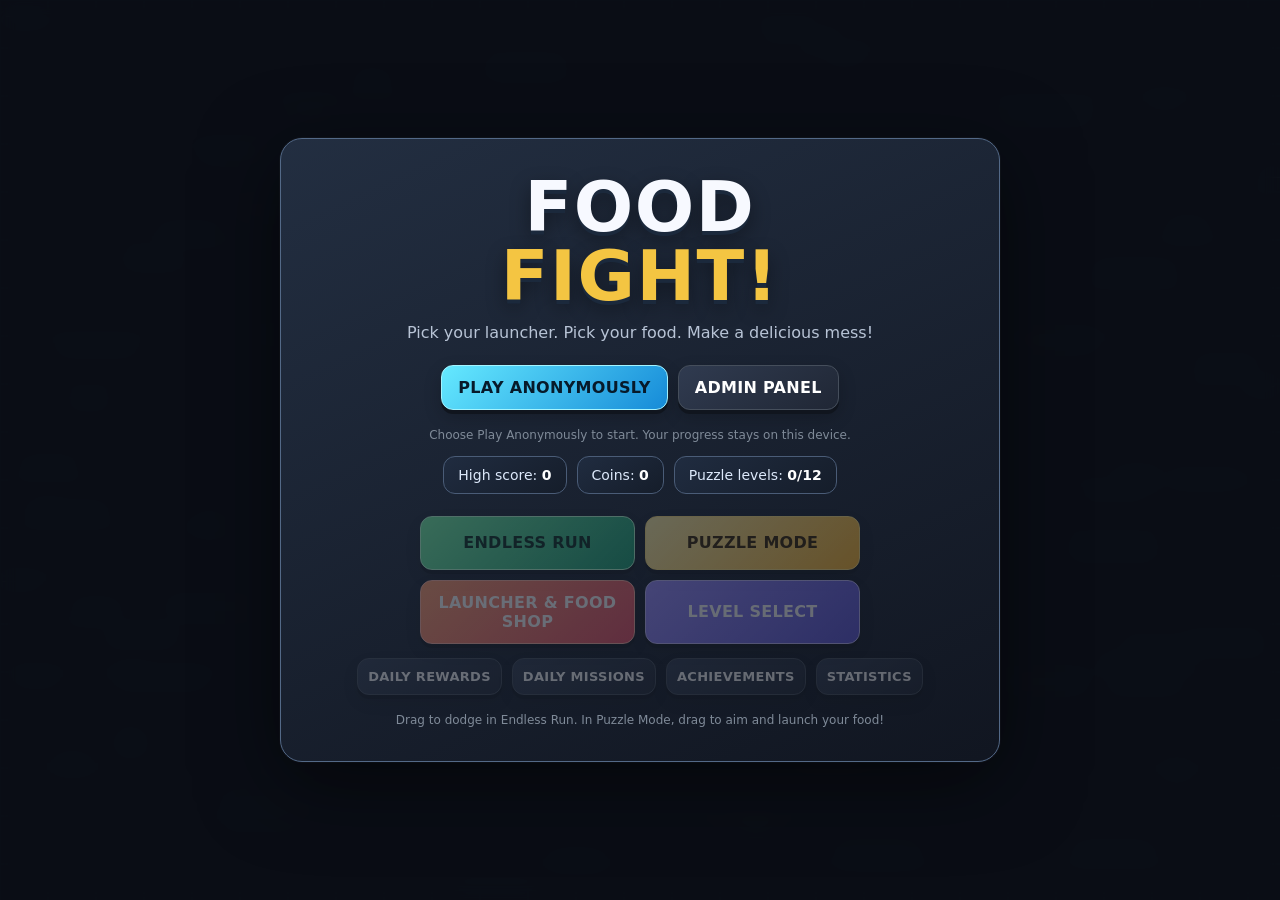
<file: Food_Fight_Development.html>
<!DOCTYPE html>
<html lang="en">
<head>
<meta charset="UTF-8">
<meta name="viewport" content="width=device-width,initial-scale=1,maximum-scale=1,user-scalable=no,viewport-fit=cover">
<title>Food Fight — Food Launcher Puzzle Game</title>
<style>
:root{--bg:#111722;--panel:rgba(16,22,32,.96);--line:#414d63;--text:#f7f9ff;--muted:#b8c4d6;--gold:#ffc94a;--blue:#52d8ff;--pink:#ff6cae;--green:#75ed83;--orange:#ff9c52}
*{box-sizing:border-box;margin:0;padding:0;user-select:none;-webkit-user-select:none;-webkit-touch-callout:none}
html,body{width:100%;height:100%;overflow:hidden;background:radial-gradient(ellipse at 12% 8%,#25364b 0,transparent 38%),radial-gradient(ellipse at 88% 90%,#33203b 0,transparent 36%),var(--bg);font-family:system-ui,-apple-system,Segoe UI,Arial,sans-serif;color:var(--text)}
canvas{position:fixed;inset:0;width:100%;height:100%;display:block;touch-action:none}
button{font:inherit;cursor:pointer;touch-action:manipulation;-webkit-tap-highlight-color:transparent;border:1px solid #454e5b;border-radius:12px;background:linear-gradient(145deg,#303b50,#202735);color:#fff;padding:12px 16px;font-weight:800;letter-spacing:.3px;box-shadow:0 4px 0 #10151e,0 7px 18px #0003}
button:active{transform:scale(.98)}button.primary{background:linear-gradient(135deg,#65e9ff,#168bd8);color:#071a2a;border-color:#a4f4ff}button.gold{background:linear-gradient(135deg,#fff0a4,#ffb629);color:#352000;border-color:#ffe17b}button#shopButton{background:linear-gradient(135deg,#ff9b69,#e94d65);border-color:#ffb3a3}button#levelsButton{background:linear-gradient(135deg,#9a8cff,#5c55d9);border-color:#c4bcff}button#endlessButton{background:linear-gradient(135deg,#71f2a1,#159e70);color:#06281c;border-color:#b5ffd0}button:disabled{opacity:.35;cursor:not-allowed}
#hud{position:fixed;z-index:4;top:max(12px,env(safe-area-inset-top));left:14px;right:14px;display:none;align-items:flex-start;justify-content:space-between;gap:10px;pointer-events:none;text-shadow:0 2px 5px #000}
.hudBox{background:rgba(7,9,12,.68);border:1px solid #343b45;border-radius:12px;padding:9px 12px;font-weight:800;backdrop-filter:blur(6px)}#hudRight{display:flex;gap:8px;align-items:center}#homeButton{pointer-events:auto;padding:9px 12px}
#banner{position:fixed;z-index:5;top:74px;left:50%;transform:translateX(-50%);font-size:clamp(13px,2.2vw,20px);font-weight:900;letter-spacing:2px;text-shadow:0 3px 8px #000;opacity:0;pointer-events:none;white-space:nowrap}
.screen{position:fixed;inset:0;z-index:10;display:none;align-items:center;justify-content:center;padding:18px;background:rgba(8,12,20,.82);backdrop-filter:blur(8px);overflow:auto}
.screen.active{display:flex}.panel{width:min(720px,100%);max-height:calc(100dvh - 30px);overflow:auto;background:linear-gradient(155deg,rgba(35,47,66,.98),rgba(17,22,33,.98));border:1px solid #536987;border-radius:22px;padding:clamp(20px,4vw,34px);box-shadow:0 20px 80px #0008,0 0 0 1px #ffffff08;text-align:center}
h1{font-size:clamp(38px,8vw,70px);line-height:.98;letter-spacing:1.5px;margin-bottom:10px;text-shadow:0 4px 0 #1b293c,0 8px 20px #0006}h2{font-size:clamp(25px,5vw,38px);margin-bottom:8px;color:#ffe08a;text-shadow:0 2px 0 #6d4516}h3{font-size:18px}.sub{color:var(--muted);line-height:1.5;margin:8px auto 20px;max-width:560px}.row{display:flex;justify-content:center;align-items:center;gap:10px;flex-wrap:wrap}.stats{display:flex;gap:10px;justify-content:center;flex-wrap:wrap;margin:14px 0 22px}.stat{border:1px solid #4a5c77;background:linear-gradient(145deg,#202c40,#151d2a);padding:10px 14px;border-radius:12px;color:#dce8fa;font-size:14px}.stat strong{color:white}.menuButtons{display:grid;grid-template-columns:repeat(2,minmax(0,1fr));gap:10px;max-width:440px;margin:0 auto}.menuButtons button{min-height:54px}.smallNote{font-size:12px;color:#7f8a98;margin-top:18px}
.gridCards{display:grid;grid-template-columns:repeat(auto-fit,minmax(135px,1fr));gap:10px;margin:18px 0}.itemCard,.levelCard{border:1px solid #465a78;background:linear-gradient(145deg,#202d42,#151d2b);border-radius:14px;padding:14px 10px;display:flex;flex-direction:column;align-items:center;gap:9px;min-height:142px}.itemCard.selected{border-color:var(--gold);box-shadow:inset 0 0 0 1px var(--gold),0 0 18px #ffc94a25;background:linear-gradient(145deg,#3b3540,#20283a)}.swatch{width:78px;height:30px;border-radius:9px;border:1px solid #ffffff55;box-shadow:0 4px 14px #0006}.itemCard p,.levelCard p{font-size:12px;color:var(--muted);min-height:28px}.itemCard button,.levelCard button{padding:8px 10px;font-size:12px;width:100%;margin-top:auto}.levelCard{min-height:124px}.levelCard.locked{opacity:.42}.levelCard:not(.locked) .levelNumber{color:var(--green)}.levelCard:not(.locked) button{background:linear-gradient(135deg,#8cf49b,#29b875);color:#092a1b;border-color:#b6ffc5}.levelNumber{font-size:25px;font-weight:950}.hidden{display:none!important}
#toast{position:fixed;z-index:30;left:50%;bottom:max(22px,env(safe-area-inset-bottom));transform:translate(-50%,20px);opacity:0;pointer-events:none;background:linear-gradient(135deg,#fff0a4,#ffc94a);color:#241900;border-radius:12px;padding:12px 16px;font-weight:850;transition:.2s;max-width:90vw;text-align:center}#toast.show{opacity:1;transform:translate(-50%,0)}
#puzzleFooter{position:fixed;z-index:4;bottom:max(14px,env(safe-area-inset-bottom));left:50%;transform:translateX(-50%);display:none;gap:8px;align-items:center;pointer-events:none;white-space:nowrap}#puzzleFooter .hudBox{font-size:13px}#puzzleFooter button{pointer-events:auto}
@media(max-width:520px){.menuButtons{grid-template-columns:1fr}.panel{padding:20px 16px}.itemCard{min-height:130px}#hud{left:8px;right:8px}#puzzleFooter{bottom:max(8px,env(safe-area-inset-bottom))}}
.adminForm{margin-top:20px;padding-top:18px;border-top:1px solid #536987;text-align:left}.adminForm label{display:block;margin:10px 0 5px}.adminForm input,.adminForm select{width:100%;font:inherit;font-size:16px;padding:12px;border-radius:10px;border:1px solid #536987;background:#111722;color:#fff;user-select:text;-webkit-user-select:text}.adminForm button{margin-top:12px;min-height:44px}.adminList{padding-left:20px;color:var(--muted);overflow-wrap:anywhere}.adminList li{margin:8px 0}#activePlayerDetails dt{color:var(--muted);margin-top:10px}#activePlayerDetails dd{font-weight:800;overflow-wrap:anywhere;margin:4px 0 12px}.formStatus{min-height:24px;margin:10px 0;color:var(--gold)}
.featureList{display:grid;gap:12px;margin-top:18px;text-align:left}.featureCard{padding:16px;border:1px solid #465a78;border-radius:14px;background:#151d2b}.featureCard p{color:var(--muted);margin:8px 0;line-height:1.4}.featureCard button{min-height:44px}.featureButtons{margin-top:14px}.featureButtons button{font-size:13px;padding:10px}.stars{color:var(--gold);letter-spacing:2px}
body[data-background=kitchen]{background:radial-gradient(ellipse at 15% 10%,#67452e,transparent 50%),#28201b}body[data-background=midnight]{background:radial-gradient(ellipse at 80% 12%,#263256,transparent 50%),#080d19}
#comboIndicator{position:fixed;z-index:5;top:110px;left:50%;transform:translateX(-50%);padding:8px 12px;border:1px solid #ffc94a88;border-radius:10px;background:#151d2bea;color:var(--gold);font-weight:850;pointer-events:none;text-align:center}
.consent-row{display:flex!important;align-items:flex-start;gap:12px;line-height:1.5;cursor:pointer}.adminForm .consent-row input{width:22px;height:22px;flex-shrink:0;margin:2px 0 0}.smallNote a{text-decoration:underline;color:#9ce9ff}.dashboard-link{display:inline-block;margin-top:12px;padding:14px;border:1px solid #7289ac;border-radius:12px;color:#b9eaff;font-weight:800;text-decoration:none;touch-action:manipulation;min-height:48px}.dashboard-link:focus-visible{outline:3px solid #83e9ff;outline-offset:3px}
</style>
</head>
<body>
<canvas id="game"></canvas>
<div id="hud"><div class="hudBox" id="scoreBox">Score: 0</div><div id="hudRight"><div class="hudBox" id="modeBox">ENDLESS RUN</div><button id="homeButton">HOME</button></div></div>
<div id="comboIndicator" class="hidden" role="status"></div><div id="banner">GET READY</div>
<div id="puzzleFooter"><div class="hudBox" id="shotsBox">Shots: 3</div><div class="hudBox" id="levelBox">LEVEL 1</div><button id="resetLevelButton">RESET</button></div>

<section class="screen active" id="homeScreen"><div class="panel"><h1>FOOD<br><span style="color:#f4c542">FIGHT!</span></h1><p class="sub">Pick your launcher. Pick your food. Make a delicious mess!</p><div class="row" style="margin:12px 0"><button class="primary" id="guestPlayButton">PLAY ANONYMOUSLY</button><button id="adminOpenButton">ADMIN PANEL</button><button id="endGuestSession" class="hidden">END SESSION</button></div><p class="smallNote" id="guestStatus" aria-live="polite">Choose Play Anonymously to start. Your progress stays on this device.</p><div class="stats"><div class="stat" id="highScoreText">High score: <strong>0</strong></div><div class="stat" id="coinsText">Coins: <strong>0</strong></div><div class="stat" id="progressText">Puzzle levels: <strong>0/12</strong></div></div><div class="menuButtons"><button class="primary" id="endlessButton" disabled>ENDLESS RUN</button><button class="gold" id="puzzleButton" disabled>PUZZLE MODE</button><button id="shopButton" disabled>LAUNCHER & FOOD SHOP</button><button id="levelsButton" disabled>LEVEL SELECT</button></div><div class="row featureButtons"><button id="dailyButton" disabled>DAILY REWARDS</button><button id="missionsButton" disabled>DAILY MISSIONS</button><button id="achievementsButton" disabled>ACHIEVEMENTS</button><button id="statisticsButton" disabled>STATISTICS</button></div><p class="smallNote">Drag to dodge in Endless Run. In Puzzle Mode, drag to aim and launch your food!</p></div></section>

<section class="screen" id="guestScreen"><div class="panel"><h2>LET’S PLAY!</h2><p class="sub">Guest registration is optional. Play here without sending any details, or share a nickname with the EzyPlay administrator.</p>
<form id="guestForm" name="ezyplay-guest-registration" method="POST" action="./" data-netlify="true" netlify-honeypot="bot-field" class="adminForm">
<input type="hidden" name="form-name" value="ezyplay-guest-registration">
<p hidden aria-hidden="true"><label>Leave this empty<input name="bot-field" tabindex="-1" autocomplete="off"></label></p>
<label for="guestUsername">Nickname or username</label><input id="guestUsername" name="nickname" autocomplete="off" autocapitalize="none" spellcheck="false" minlength="3" maxlength="24" pattern="[A-Za-z0-9_]{3,24}" aria-describedby="guestUsernameHelp guestPrivacy" required>
<p id="guestUsernameHelp" class="smallNote">Use 3–24 letters, numbers or underscores. Choose a nickname, not your real name. No email or password is needed.</p>
<p id="guestPrivacy" class="smallNote">If you register, your nickname and consent will be sent to the EzyPlay administrator using Netlify Forms. Game progress stays in this browser. <a href="privacy.html" target="_blank" rel="noopener noreferrer">Read the privacy notice</a>.</p>
<label class="consent-row" for="guestConsent"><input id="guestConsent" type="checkbox" name="consent" value="yes" required><span>I agree to send my nickname to the EzyPlay administrator via Netlify Forms. I understand that registration is optional.</span></label>
<p id="guestFormStatus" class="formStatus" role="status" aria-live="polite"></p><div class="row"><button id="guestSubmit" class="primary" type="submit" disabled>SUBMIT NICKNAME &amp; PLAY</button><button id="guestSkip" type="button">PLAY WITHOUT REGISTERING</button><button id="guestCancel" type="button">CANCEL</button></div>
</form></div></section>
<section class="screen" id="shopScreen"><div class="panel"><h2>FOOD FIGHT SHOP</h2><p class="sub">Mix and match any launcher with any food. Each item has its own look and personality.</p><div class="row"><div class="stat" id="shopCoins">Coins: 0</div><button id="shopBack">BACK</button></div><form id="redeemForm" class="adminForm"><label for="redeemCode">Reward code</label><input id="redeemCode" maxlength="32" autocapitalize="characters" spellcheck="false" required><button class="gold" type="submit">REDEEM CODE</button><p id="redeemStatus" class="formStatus" role="status"></p></form><h3 style="margin-top:18px;text-align:left">Choose your launcher</h3><div class="gridCards" id="rifleCards"></div><h3 style="text-align:left">Choose your food</h3><div class="gridCards" id="bulletCards"></div><h3 style="text-align:left">Choose your background</h3><div class="gridCards" id="backgroundCards"></div></div></section>

<section class="screen" id="levelsScreen"><div class="panel"><h2>PUZZLE LEVELS</h2><p class="sub">Clear each mission to unlock the next. Every level has limited shots, ricochets and a new setup.</p><div class="row"><div class="stat" id="levelProgress">Unlocked: 1 / 12</div><button id="levelsBack">BACK</button></div><div class="gridCards" id="levelCards"></div></div></section>

<section class="screen" id="resultScreen"><div class="panel"><h2 id="resultTitle">LEVEL CLEARED</h2><div id="resultStars" class="stars hidden" aria-live="polite"></div><p class="sub" id="resultMessage">Mission complete.</p><div class="stats"><div class="stat" id="resultScore">Score: 0</div><div class="stat" id="resultCoins">Coins earned: 0</div></div><div class="row"><button id="resultHome">HOME</button><button id="retryButton">RETRY</button><button class="primary" id="nextButton">NEXT LEVEL</button></div></div></section>

<section class="screen" id="adminScreen"><div class="panel"><h2>FOOD FIGHT ADMIN</h2><p class="sub">Prototype controls for local testing only.</p><div id="adminLoginArea"><label for="adminPasswordInput" style="display:block;text-align:left;margin:12px 0 6px">Admin password</label><input id="adminPasswordInput" type="password" autocomplete="current-password" placeholder="Enter admin password" style="width:100%;padding:12px;border-radius:10px;border:1px solid #536987;background:#111722;color:#fff"><div class="row" style="margin-top:12px"><button class="primary" id="adminLoginButton">LOG IN</button><button id="adminBackButton">BACK</button></div></div><div id="adminControls" class="hidden"><div class="adminForm"><h3>Current local player</h3><p class="smallNote">This play session in this tab only. Players on other devices or tabs are not shown.</p><p id="activePlayerStatus" class="formStatus" role="status">No active player.</p><dl id="activePlayerDetails" class="hidden"><dt>Nickname</dt><dd id="activePlayerUsername"></dd><dt>Registration</dt><dd id="activePlayerRegistration"></dd></dl></div><div class="stat" id="anonymousModeStatus" style="margin:12px 0">Anonymous play: Enabled</div><div class="row"><button class="gold" id="toggleAnonymousButton">DISABLE ANONYMOUS PLAY</button><button id="adminLogoutButton">LOG OUT</button><button id="adminHomeButton">HOME</button></div><div class="adminForm" id="netlifyRegistrationAdmin"><h3>Guest registrations</h3><p class="smallNote">Open Netlify’s signed-in dashboard to view submissions. This local prototype password is not secure authentication and does not protect the stored registrations. Displaying them inside this panel would require an authenticated server-side API; this site does not fetch or display them.</p><a id="netlifyFormsDashboard" class="dashboard-link" href="https://app.netlify.com/projects/ezygame/forms" target="_blank" rel="noopener noreferrer">OPEN NETLIFY FORMS DASHBOARD</a><p class="smallNote">Choose ezyplay-guest-registration. Review weekly and delete entries within 30 days, or sooner when no longer needed. Deletion is manual in Netlify.</p></div><form id="itemForm" class="adminForm">
<h3>Add a store item</h3>
<label for="itemType">Item type</label><select id="itemType"><option value="blaster">Blaster / launcher</option><option value="food">Food projectile</option></select>
<label for="itemName">Item name</label><input id="itemName" maxlength="48" required>
<label for="itemEmoji">Emoji or short symbol</label><input id="itemEmoji" maxlength="16" placeholder="🍿" required>
<label for="itemCost">Price in coins (0 = free)</label><input id="itemCost" type="number" inputmode="numeric" min="0" max="1000000" step="1" value="100" required>
<button class="primary" type="submit">ADD TO STORE</button><p id="itemStatus" class="formStatus" role="status"></p>
</form><ul id="customItemList" class="adminList"></ul>
<form id="codeForm" class="adminForm"><h3>Add a reward code</h3><p class="smallNote">Codes grant coins or an item once per local save. They only exist in this browser/site. Refresh other open tabs after adding content.</p>
<label for="newCode">Code (letters, numbers, - or _)</label><input id="newCode" maxlength="32" autocapitalize="characters" spellcheck="false" required>
<label for="codeReward">Reward</label><select id="codeReward"></select>
<label for="codeCoins">Coins (only for coin rewards)</label><input id="codeCoins" type="number" inputmode="numeric" min="1" max="1000000" step="1" value="100" required>
<button class="gold" type="submit">ADD CODE</button><p id="codeStatus" class="formStatus" role="status"></p>
</form><ul id="codeList" class="adminList"></ul>
<p class="smallNote">This setting applies only to this browser. These local prototype controls are not secure authentication or a global setting.</p></div></div></section>

<section class="screen" id="featureScreen"><div class="panel"><h2 id="featureTitle"></h2><button id="featureBack">BACK</button><div id="featureContent" class="featureList"></div></div></section>
<div id="toast"></div>
<script>
(()=>{
'use strict';
const canvas=document.getElementById('game'),ctx=canvas.getContext('2d');
const $=id=>document.getElementById(id);
const screens=['homeScreen','shopScreen','levelsScreen','resultScreen','adminScreen','guestScreen','featureScreen'];
let guestActive=false,adminAuthenticated=false,guestProfile=null;
const ANON_SETTING_KEY='foodFightAnonymousPlayEnabled';
// Keep the setting usable for this session even if browser storage is blocked.
let anonymousEnabled=true;
try{anonymousEnabled=localStorage.getItem(ANON_SETTING_KEY)!=='false'}catch(e){}
function anonymousPlayEnabled(){return anonymousEnabled}
function updateGuestControls(){$('endGuestSession').classList.toggle('hidden',!guestActive);const enabled=anonymousPlayEnabled();const guestBtn=$('guestPlayButton');guestBtn.disabled=!enabled;guestBtn.textContent=enabled?(guestActive?'PLAYER OPTIONS':'PLAY ANONYMOUSLY'):'ANONYMOUS PLAY DISABLED';['endlessButton','puzzleButton','shopButton','levelsButton','dailyButton','missionsButton','achievementsButton','statisticsButton'].forEach(id=>$(id).disabled=!guestActive||!enabled);$('guestStatus').textContent=!enabled?'Anonymous play is disabled by the admin. Online account login is not connected in this prototype.':guestActive?(guestProfile.registered?'Playing as @'+guestProfile.username+'. Progress stays in this browser.':'Playing anonymously on this device. Progress stays in this browser.'):'Choose Play Anonymously to start. Your progress stays on this device.';}
function updateAdminControls(){drawActivePlayer();const logged=adminAuthenticated;$('adminLoginArea').classList.toggle('hidden',logged);$('adminControls').classList.toggle('hidden',!logged);const enabled=anonymousPlayEnabled();$('anonymousModeStatus').textContent='Anonymous play: '+(enabled?'Enabled':'Disabled');$('toggleAnonymousButton').textContent=enabled?'DISABLE ANONYMOUS PLAY':'ENABLE ANONYMOUS PLAY';}
let W=innerWidth,H=innerHeight,dpr=1,raf=0,last=0,state='home',mode='endless',introStart=0,gameStart=0;
let score=0,speed=6,spawnTimer=0,bullet=null,blocks=[],wind=[],trails=[],shots=[],targets=[],crates=[],switches=[],barriers=[],particles=[];
let activePointer=null,aiming=false,aimPoint=null,shotCount=0,levelIndex=0,levelCleared=false,coinsEarned=0,toastTimer=0,runCoins=0,runMilestone=0;
const rifleSkins=[
 {id:'burger-cannon',name:'Burger Cannon',cost:0,a:'#e4a342',b:'#7a3f1e',c:'#fff0a8',emoji:'🍔'},
 {id:'frying-pan',name:'Frying Pan Launcher',cost:180,a:'#8c9aa8',b:'#35404a',c:'#e7edf2',emoji:'🍳'},
 {id:'ketchup-blaster',name:'Ketchup Blaster',cost:280,a:'#ff5b4f',b:'#a91f2b',c:'#ffd1c8',emoji:'🍅'},
 {id:'spoon-catapult',name:'Giant Spoon Catapult',cost:420,a:'#b5c6d7',b:'#596a7a',c:'#f3f8ff',emoji:'🥄'},
 {id:'cheese-shooter',name:'Cheese Shooter',cost:650,a:'#ffd84d',b:'#b47b14',c:'#fff1a1',emoji:'🧀'},
 {id:'baguette-bazooka',name:'Baguette Bazooka',cost:900,a:'#e7b46c',b:'#8c512b',c:'#fff0c9',emoji:'🥖'}
];
const bulletSkins=[
 {id:'burger',name:'Cheeseburger',cost:0,a:'#e4a342',b:'#7a3f1e',glow:'#ffc45c',trail:'#ffdc9a',emoji:'🍔'},
 {id:'pizza',name:'Pizza Slice',cost:60,a:'#ffb347',b:'#c84a2f',glow:'#ffb347',trail:'#ffd27b',emoji:'🍕'},
 {id:'meatball',name:'Meatball',cost:100,a:'#b86a42',b:'#71361f',glow:'#e79a62',trail:'#e8b18d',emoji:'🧆'},
 {id:'tomato',name:'Tomato',cost:160,a:'#ff5249',b:'#b62028',glow:'#ff6a5e',trail:'#ffaaa0',emoji:'🍅'},
 {id:'donut',name:'Doughnut',cost:240,a:'#ff9fc7',b:'#c45c8c',glow:'#ff9fc7',trail:'#ffd2e5',emoji:'🍩'},
 {id:'nugget',name:'Chicken Nugget',cost:320,a:'#e8b76d',b:'#a66a2c',glow:'#ffd28a',trail:'#f7d8a3',emoji:'🍗'},
 {id:'watermelon',name:'Watermelon',cost:520,a:'#6bd66e',b:'#21884c',glow:'#7aff9b',trail:'#b1ffc1',emoji:'🍉'},
 {id:'cosmic-pizza',name:'Cosmic Pizza',cost:1000,a:'#b78bff',b:'#6c3cc4',glow:'#d2aaff',trail:'#e6d1ff',emoji:'🌮'}
];
const defaults={highScore:0,coins:0,unlockedR:['burger-cannon'],unlockedB:['burger'],equippedR:'burger-cannon',equippedB:'burger',unlockedLevel:1,clearedLevels:[],puzzleBest:{},endlessMilestone:0};
const ADMIN_DATA_KEY='foodFightLocalCatalogueV1';
const adminData=loadAdminData();
for(const item of adminData.items)(item.type==='blaster'?rifleSkins:bulletSkins).push(item);
const backgroundDefs=[
 {id:'classic',name:'Classic',cost:0,colors:['#171b20','#171b20']},
 {id:'kitchen',name:'Kitchen Chaos',cost:250,colors:['#4b3424','#211d19']},
 {id:'midnight',name:'Midnight Snack',cost:500,colors:['#1a2440','#080d19']}
];
function normalizeBackgrounds(raw){
 const owned=['classic',...backgroundDefs.filter(b=>b.id!=='classic'&&Array.isArray(raw?.owned)&&raw.owned.includes(b.id)).map(b=>b.id)];
 return {owned,equipped:owned.includes(raw?.equipped)?raw.equipped:'classic'};
}
const dailyAmounts=[25,50,75,100,150,200,300];
const missionDefs=[
 {id:'fire',description:'Fire 20 food items',stat:'fired',goal:20,reward:25},
 {id:'hit',description:'Register 10 successful target hits',stat:'hits',goal:10,reward:50},
 {id:'play',description:'Play 3 rounds',stat:'rounds',goal:3,reward:25},
 {id:'puzzle',description:'Complete 2 puzzle levels (replays count)',stat:'puzzleWins',goal:2,reward:75},
 {id:'earn',description:'Earn 100 coins through gameplay',stat:'gameplayCoins',goal:100,reward:100}
];
function localDay(date=new Date()){return date.getFullYear()+'-'+String(date.getMonth()+1).padStart(2,'0')+'-'+String(date.getDate()).padStart(2,'0')}
function validDay(value){return typeof value==='string'&&/^\d{4}-\d{2}-\d{2}$/.test(value)&&localDay(new Date(value+'T12:00:00'))===value}
function missionIds(date){const [y,m,d]=date.split('-').map(Number),offset=Math.floor(Date.UTC(y,m-1,d)/86400000)%missionDefs.length;return [0,1,2].map(i=>missionDefs[(offset+i)%missionDefs.length].id)}
function normalizeMissions(raw){
 const m=raw&&typeof raw==='object'?raw:{};
 const ids=Array.isArray(m.ids)&&m.ids.length===3&&new Set(m.ids).size===3&&m.ids.every(id=>missionDefs.some(d=>d.id===id))?m.ids:[];
 return {date:validDay(m.date)?m.date:null,ids,progress:Object.fromEntries(['fired','hits','rounds','puzzleWins','gameplayCoins'].map(k=>[k,counter(m.progress?.[k])])),claimed:Array.isArray(m.claimed)?[...new Set(m.claimed.filter(id=>ids.includes(id)))]:[]};
}
const achievementDefs=[
 {id:'first-bite',name:'First Bite',description:'Fire 1 food item',stat:'fired',goal:1,reward:25},
 {id:'food-fighter',name:'Food Fighter',description:'Fire 100 food items',stat:'fired',goal:100,reward:100},
 {id:'sharpshooter',name:'Sharpshooter',description:'Register 50 successful target hits',stat:'hits',goal:50,reward:150},
 {id:'puzzle-beginner',name:'Puzzle Beginner',description:'Complete 3 different puzzle levels',stat:'levels',goal:3,reward:75},
 {id:'puzzle-master',name:'Puzzle Master',description:'Complete all 12 puzzle levels',stat:'levels',goal:12,reward:300},
 {id:'coin-collector',name:'Coin Collector',description:'Earn 1,000 coins cumulatively',stat:'earned',goal:1000,reward:150}
];
// New progress shares the existing save transaction so reward flags and coins
// cannot be separated by a failed second localStorage write.
function counter(n){return Number.isSafeInteger(n)&&n>=0?n:0}
function normalizeFeatures(raw){
 const f=raw&&typeof raw==='object'&&!Array.isArray(raw)?raw:{};
 const stats=f.stats&&typeof f.stats==='object'?f.stats:{};
 return {
  ...f,version:1,backgrounds:normalizeBackgrounds(f.backgrounds),
  stars:Object.fromEntries(Object.entries(f.stars&&typeof f.stars==='object'?f.stars:{})
   .filter(([id,n])=>/^([1-9]|1[0-2])$/.test(id)&&Number.isInteger(n)&&n>=1&&n<=3)),
  daily:{index:Number.isInteger(f.daily?.index)&&f.daily.index>=0&&f.daily.index<7?f.daily.index:0,
   lastDate:validDay(f.daily?.lastDate)?f.daily.lastDate:null},
  missions:normalizeMissions(f.missions),
  claimedAchievements:Array.isArray(f.claimedAchievements)?[...new Set(f.claimedAchievements
   .filter(id=>achievementDefs.some(a=>a.id===id)))]:[],
  stats:Object.fromEntries(['fired','hits','earned','rounds','puzzleWins','gameplayCoins']
   .map(k=>[k,counter(stats[k])]))
 };
}
function withFeatures(data){
 data.featuresV1=normalizeFeatures(data.featuresV1);
 for(const level of data.clearedLevels)if(!data.featuresV1.stars[level])data.featuresV1.stars[level]=1;
 return data;
}
let save=loadSave(),observedSave=null;
try{observedSave=localStorage.getItem('bulletDashSave')}catch(e){}
let comboCount=0,comboTimer=0;
let puzzleRoundCounted=false,activeFeature=null,renderedDay=null;
function recordEvent(kind,amount=1,target=save){
 const stats=target.featuresV1.stats;
 if(!(kind in stats)||!Number.isSafeInteger(amount)||amount<0)return;
 stats[kind]=Math.min(Number.MAX_SAFE_INTEGER,stats[kind]+amount);
 const missions=ensureMissions(target);if(kind in missions.progress)missions.progress[kind]=Math.min(Number.MAX_SAFE_INTEGER,missions.progress[kind]+amount);
}
function creditCoins(target,amount,gameplay=false){
 if(!Number.isSafeInteger(amount)||amount<0||!Number.isSafeInteger(target.coins+amount))return false;
 target.coins+=amount;recordEvent('earned',amount,target);
 if(gameplay)recordEvent('gameplayCoins',amount,target);
 return true;
}
function transactSave(change){
 try{
  if(localStorage.getItem('bulletDashSave')!==observedSave){
   toast('Progress changed in another tab. Reload before claiming or purchasing.');return false;
  }
 }catch(e){toast('Browser storage is unavailable. Reward not claimed.');return false}
 const next=JSON.parse(JSON.stringify(save));
 if(change(next)===false)return false;
 if(!writeLocal('bulletDashSave',next)){toast('Could not save. Please enable browser storage or free space and try again.');return false}
 save=next;updateHome();return true;
}
function featureCard(title,description,value){
 const card=document.createElement('div');card.className='featureCard';
 const heading=document.createElement('h3');heading.textContent=title;card.appendChild(heading);
 const text=document.createElement('p');text.textContent=description;card.appendChild(text);
 if(value!==undefined){const result=document.createElement('strong');result.textContent=value;card.appendChild(result)}
 $('featureContent').appendChild(card);return card;
}
function openFeature(title){activeFeature=title;renderedDay=localDay();$('featureTitle').textContent=title;$('featureContent').replaceChildren();showScreen('featureScreen')}
function drawStatistics(){
 openFeature('STATISTICS');const stats=save.featuresV1.stats;
 for(const [label,value] of [['Foods fired',stats.fired],['Successful target hits',stats.hits],['Coins earned',stats.earned],['Rounds played',stats.rounds],['Endless high score',Math.floor(save.highScore)],['Puzzle levels completed',new Set(save.clearedLevels).size],['Total puzzle stars',Object.values(save.featuresV1.stars).reduce((a,b)=>a+b,0)],['Achievements claimed',save.featuresV1.claimedAchievements.length]])featureCard(label,'',value.toLocaleString());
 featureCard('Recorded progress','New counters begin with this update. Existing high scores and completed levels are retained. Coin balance is separate from lifetime earnings.');
}
function achievementProgress(def,target=save){return def.stat==='levels'?new Set(target.clearedLevels).size:target.featuresV1.stats[def.stat]}
function claimButton(card,label,disabled,action,id){
 const button=document.createElement('button');button.textContent=label;button.disabled=disabled;if(id)button.id=id;
 button.addEventListener('click',action);card.appendChild(button);return button;
}
function drawAchievements(){
 openFeature('ACHIEVEMENTS');
 for(const def of achievementDefs){
  const progress=achievementProgress(def),claimed=save.featuresV1.claimedAchievements.includes(def.id),complete=progress>=def.goal;
  const status=claimed?'Claimed':complete?'Completed':'Locked';
  const card=featureCard(def.name,def.description+' • '+Math.min(progress,def.goal)+' / '+def.goal+' • '+def.reward+' coins',status);
  claimButton(card,claimed?'CLAIMED':complete?'CLAIM':'LOCKED',claimed||!complete,()=>{
   if(!guestActive||!anonymousPlayEnabled())return;
   transactSave(next=>{
    if(next.featuresV1.claimedAchievements.includes(def.id)||achievementProgress(def,next)<def.goal)return false;
    if(!creditCoins(next,def.reward))return false;
    next.featuresV1.claimedAchievements.push(def.id);
   });drawAchievements();
  });
 }
}
$('achievementsButton').addEventListener('click',()=>{if(guestActive)drawAchievements()});
function ensureMissions(target=save){
 const today=localDay(),m=target.featuresV1.missions;
 if(m.date!==today||m.ids.length!==3)target.featuresV1.missions={date:today,ids:missionIds(today),progress:{fired:0,hits:0,rounds:0,puzzleWins:0,gameplayCoins:0},claimed:[]};
 return target.featuresV1.missions;
}
function drawDaily(){
 openFeature('DAILY REWARDS');const daily=save.featuresV1.daily,today=localDay();
 const claimed=daily.lastDate===today,blocked=daily.lastDate!==null&&daily.lastDate>=today;
 const index=claimed?(daily.index+6)%7:daily.index;
 const card=featureCard('Day '+(index+1)+' • '+dailyAmounts[index]+' coins','One reward per local calendar day. Missed days keep your place in the seven-day cycle.',claimed?'Claimed today':blocked?'Already claimed for this date or a later date':'Ready to claim');
 claimButton(card,blocked?'CLAIMED':'CLAIM REWARD',blocked,()=>{
  if(!guestActive||!anonymousPlayEnabled())return;
  transactSave(next=>{
   const current=next.featuresV1.daily,date=localDay();if(current.lastDate!==null&&current.lastDate>=date)return false;
   if(!creditCoins(next,dailyAmounts[current.index]))return false;
   current.lastDate=date;current.index=(current.index+1)%7;
  });drawDaily();
 },'claimDaily');
 featureCard('Seven-day cycle',dailyAmounts.map((n,i)=>'Day '+(i+1)+': '+n).join(' • '));
}
function drawMissions(){
 const old=save.featuresV1.missions;ensureMissions();if(old!==save.featuresV1.missions)persist();
 openFeature('DAILY MISSIONS');const missions=save.featuresV1.missions,date=missions.date;
 featureCard('Today • '+date,'Three missions each local calendar day. Only actual gameplay advances progress.');
 for(const id of missions.ids){
  const def=missionDefs.find(m=>m.id===id),value=missions.progress[def.stat],claimed=missions.claimed.includes(id),complete=value>=def.goal;
  const card=featureCard(def.description,Math.min(value,def.goal)+' / '+def.goal+' • '+def.reward+' coins',claimed?'Claimed':complete?'Completed':'In progress');
  claimButton(card,claimed?'CLAIMED':complete?'CLAIM':'IN PROGRESS',claimed||!complete,()=>{
   if(!guestActive||!anonymousPlayEnabled())return;
   transactSave(next=>{
    const current=ensureMissions(next);
    if(current.date!==date||!current.ids.includes(id)||current.claimed.includes(id)||current.progress[def.stat]<def.goal)return false;
    if(!creditCoins(next,def.reward))return false;
    current.claimed.push(id);
   });drawMissions();
  });
 }
}
function refreshDailyPanels(){if(renderedDay===localDay())return;if(activeFeature==='DAILY REWARDS')drawDaily();else if(activeFeature==='DAILY MISSIONS')drawMissions()}
setInterval(refreshDailyPanels,30000);addEventListener('focus',refreshDailyPanels);document.addEventListener('visibilitychange',()=>{if(!document.hidden)refreshDailyPanels()});
$('dailyButton').addEventListener('click',()=>{if(guestActive)drawDaily()});
$('missionsButton').addEventListener('click',()=>{if(guestActive)drawMissions()});
$('statisticsButton').addEventListener('click',()=>{if(guestActive)drawStatistics()});
$('featureBack').addEventListener('click',()=>{updateHome();showScreen('homeScreen')});
function escapeHTML(value){return String(value).replace(/[&<>"']/g,c=>({'&':'&amp;','<':'&lt;','>':'&gt;','"':'&quot;',"'":'&#39;'}[c]))}
function validAmount(n,min=0){return Number.isSafeInteger(n)&&n>=min&&n<=1000000}
function loadAdminData(){
 const result={items:[],codes:[]};
 try{
  const raw=JSON.parse(localStorage.getItem(ADMIN_DATA_KEY)||'{}');
  const ids=new Set([...rifleSkins,...bulletSkins].map(x=>x.id));
  if(Array.isArray(raw.items))for(const x of raw.items){
   if(!x||!['blaster','food'].includes(x.type)||typeof x.id!=='string'||!/^local-[a-z0-9-]+$/.test(x.id)||ids.has(x.id)||typeof x.name!=='string'||!x.name.trim()||x.name.length>48||typeof x.emoji!=='string'||!x.emoji.trim()||x.emoji.length>16||!validAmount(x.cost))continue;
   ids.add(x.id);result.items.push(makeItem(x.id,x.type,x.name,x.emoji,x.cost));
  }
  const codes=new Set();
  if(Array.isArray(raw.codes))for(const x of raw.codes){
   if(!x||typeof x.code!=='string'||! /^[A-Z0-9_-]{1,32}$/.test(x.code)||codes.has(x.code))continue;
   const item=[...rifleSkins,...bulletSkins,...result.items].find(i=>i.id===x.itemId);
   if(x.kind==='coins'&&validAmount(x.coins,1))result.codes.push({code:x.code,kind:'coins',coins:x.coins});
   else if(x.kind==='item'&&item)result.codes.push({code:x.code,kind:'item',itemId:item.id});
   else continue;
   codes.add(x.code);
  }
 }catch(e){}
 return result;
}
function makeItem(id,type,name,emoji,cost){return {id,type,name,emoji,cost,a:'#52d8ff',b:'#168bd8',c:'#b8f2ff',glow:'#ffc45c',trail:'#ffd27b'}}
function writeLocal(key,value){try{const encoded=JSON.stringify(value);localStorage.setItem(key,encoded);if(key==='bulletDashSave')observedSave=encoded;return true}catch(e){return false}}
function rewardText(code){const item=[...rifleSkins,...bulletSkins].find(i=>i.id===code.itemId);return code.kind==='coins'?code.coins+' coins':item?.name||'Unknown item'}
function drawAdminCatalogue(){
 const select=$('codeReward'),previous=select.value;select.replaceChildren(new Option('Coins','coins'));
 for(const [type,items] of [['Blaster',rifleSkins],['Food',bulletSkins]])for(const item of items)select.add(new Option(type+': '+item.name,item.id));
 if([...select.options].some(o=>o.value===previous))select.value=previous;
 $('codeCoins').disabled=select.value!=='coins';
 for(const [id,rows] of [['customItemList',adminData.items.map(i=>(i.type==='blaster'?'Blaster: ':'Food: ')+i.name+' — '+i.cost+' coins')],['codeList',adminData.codes.map(c=>c.code+' — '+rewardText(c))]]){
  $(id).replaceChildren();for(const text of rows){const li=document.createElement('li');li.textContent=text;$(id).appendChild(li)}
 }
}
$('codeReward').addEventListener('change',()=>{$('codeCoins').disabled=$('codeReward').value!=='coins'});
$('itemForm').addEventListener('submit',e=>{
 e.preventDefault();if(!adminAuthenticated)return;
 const name=$('itemName').value.trim(),emoji=$('itemEmoji').value.trim(),cost=Number($('itemCost').value),type=$('itemType').value;
 if(!name||name.length>48||!emoji||emoji.length>16||!validAmount(cost)||!['blaster','food'].includes(type)){$('itemStatus').textContent='Enter a name, symbol and a whole-number price from 0 to 1,000,000.';return}
 if([...rifleSkins,...bulletSkins].some(i=>i.name.toLowerCase()===name.toLowerCase())){$('itemStatus').textContent='An item with this name already exists.';return}
 const item=makeItem('local-'+(crypto.randomUUID?crypto.randomUUID():Date.now().toString(36)+'-'+Math.random().toString(36).slice(2)),type,name,emoji,cost);
 if(!writeLocal(ADMIN_DATA_KEY,{...adminData,items:[...adminData.items,item]})){$('itemStatus').textContent='Could not save. Browser storage may be blocked or full. Nothing was added.';return}
 adminData.items.push(item);(type==='blaster'?rifleSkins:bulletSkins).push(item);
 $('itemForm').reset();$('itemStatus').textContent=name+' added to the local store.';drawAdminCatalogue();
});
$('codeForm').addEventListener('submit',e=>{
 e.preventDefault();if(!adminAuthenticated)return;
 const code=$('newCode').value.trim().toUpperCase(),reward=$('codeReward').value,coins=Number($('codeCoins').value);
 if(!/^[A-Z0-9_-]{1,32}$/.test(code)){$('codeStatus').textContent='Use 1–32 letters, numbers, hyphens or underscores.';return}
 if(adminData.codes.some(c=>c.code===code)){$('codeStatus').textContent='This code already exists.';return}
 if(reward==='coins'?!validAmount(coins,1):![...rifleSkins,...bulletSkins].some(i=>i.id===reward)){$('codeStatus').textContent='Choose a valid reward (1–1,000,000 for coins).';return}
 const entry=reward==='coins'?{code,kind:'coins',coins}:{code,kind:'item',itemId:reward};
 if(!writeLocal(ADMIN_DATA_KEY,{...adminData,codes:[...adminData.codes,entry]})){$('codeStatus').textContent='Could not save this code. Browser storage may be blocked or full.';return}
 adminData.codes.push(entry);$('codeForm').reset();$('codeStatus').textContent=code+' added. Redeem it in the shop.';drawAdminCatalogue();
});
$('redeemForm').addEventListener('submit',e=>{
 e.preventDefault();if(!guestActive||!anonymousPlayEnabled())return;
 const code=$('redeemCode').value.trim().toUpperCase(),entry=adminData.codes.find(c=>c.code===code);
 const status=$('redeemStatus');
 if(!entry){status.textContent='Code not found in this browser.';return}
 if(save.redeemedCodes.includes(code)){status.textContent='This code has already been redeemed.';return}
 const next={...save,featuresV1:JSON.parse(JSON.stringify(save.featuresV1)),unlockedR:[...save.unlockedR],unlockedB:[...save.unlockedB],redeemedCodes:[...save.redeemedCodes,code]};
 if(entry.kind==='coins'){
  if(!Number.isSafeInteger(next.coins+entry.coins)){status.textContent='Coin balance is too large for this reward.';return}
  creditCoins(next,entry.coins);
 }else{
  const items=rifleSkins.some(i=>i.id===entry.itemId)?next.unlockedR:next.unlockedB;
  if(items.includes(entry.itemId)){status.textContent='You already own this item. Code not used.';return}
  items.push(entry.itemId);
 }
 if(!writeLocal('bulletDashSave',next)){status.textContent='Could not save the reward. Code not used; please enable browser storage and try again.';return}
 save=next;drawShop();updateHome();$('redeemCode').value='';status.textContent='Redeemed: '+rewardText(entry)+'.';
});

function loadSave(){try{const x=JSON.parse(localStorage.getItem('bulletDashSave')||'{}');const merged={...defaults,...x};merged.redeemedCodes=Array.isArray(merged.redeemedCodes)?[...new Set(merged.redeemedCodes.filter(c=>typeof c==='string'&&/^[A-Z0-9_-]{1,32}$/.test(c)))]:[];merged.highScore=Number.isFinite(Number(merged.highScore))?Math.max(0,Number(merged.highScore)):0;merged.coins=Number.isFinite(Number(merged.coins))?Math.max(0,Math.floor(Number(merged.coins))):0;merged.unlockedR=Array.isArray(merged.unlockedR)?merged.unlockedR.filter(id=>rifleSkins.some(s=>s.id===id)):['burger-cannon'];merged.unlockedB=Array.isArray(merged.unlockedB)?merged.unlockedB.filter(id=>bulletSkins.some(s=>s.id===id)):['burger'];merged.clearedLevels=Array.isArray(merged.clearedLevels)?merged.clearedLevels.filter(n=>Number.isInteger(n)&&n>=1&&n<=12):[];merged.puzzleBest=merged.puzzleBest&&typeof merged.puzzleBest==='object'?merged.puzzleBest:{};if(!merged.unlockedR.includes('burger-cannon'))merged.unlockedR.push('burger-cannon');if(!merged.unlockedB.includes('burger'))merged.unlockedB.push('burger');if(!merged.unlockedR.includes(merged.equippedR))merged.equippedR='burger-cannon';if(!merged.unlockedB.includes(merged.equippedB))merged.equippedB='burger';merged.endlessMilestone=Number.isFinite(Number(merged.endlessMilestone))?Math.max(0,Math.floor(Number(merged.endlessMilestone))):0;merged.unlockedLevel=Math.max(1,Math.min(12,Math.floor(Number(merged.unlockedLevel)||1)));return withFeatures(merged)}catch(e){return withFeatures({...defaults,redeemedCodes:[],unlockedR:['burger-cannon'],unlockedB:['burger'],clearedLevels:[],puzzleBest:{}})}}
function persist(){return writeLocal('bulletDashSave',save)}
function currentRifle(){return rifleSkins.find(x=>x.id===save.equippedR)||rifleSkins[0]}
function currentBullet(){return bulletSkins.find(x=>x.id===save.equippedB)||bulletSkins[0]}
// Preserve world positions when iPad orientation or the viewport changes.
function resize(){const oldW=W,oldH=H;W=innerWidth;H=innerHeight;dpr=Math.min(devicePixelRatio||1,2);canvas.width=Math.floor(W*dpr);canvas.height=Math.floor(H*dpr);canvas.style.width=W+'px';canvas.style.height=H+'px';ctx.setTransform(dpr,0,0,dpr,0,0);if(bullet){const sx=W/oldW,sy=H/oldH;for(const obj of [bullet,...targets,...crates,...switches,...barriers,...shots,...blocks]){obj.x*=sx;obj.y*=sy;if('w' in obj)obj.w*=sx;if('h' in obj)obj.h*=sy;if('width' in obj&&obj!==bullet)obj.width*=sx;if('height' in obj&&obj!==bullet)obj.height*=sy;}bullet.targetX*=sx;bullet.targetY*=sy;aiming=false;aimPoint=null;activePointer=null;}}
addEventListener('resize',resize);resize();
function showScreen(id){if(id!=='featureScreen')activeFeature=null;screens.forEach(s=>$(s).classList.toggle('active',s===id));}
function toast(msg){const t=$('toast');t.textContent=msg;t.classList.add('show');clearTimeout(toastTimer);toastTimer=setTimeout(()=>t.classList.remove('show'),1800)}
function updateHome(){ $('highScoreText').innerHTML='High score: <strong>'+Math.floor(save.highScore)+'</strong>';$('coinsText').innerHTML='Coins: <strong>'+save.coins+'</strong>';$('progressText').innerHTML='Puzzle levels: <strong>'+save.clearedLevels.length+'/12</strong>'; }
function updateHud(){ $('hud').style.display=['intro','playing','puzzle'].includes(state)?'flex':'none';$('puzzleFooter').style.display=state==='puzzle'?'flex':'none';$('modeBox').textContent=mode==='puzzle'?'PUZZLE MODE':'ENDLESS RUN';$('scoreBox').textContent=mode==='puzzle'?'LEVEL '+(levelIndex+1)+' • '+(targets.filter(t=>t.alive).length)+' TARGETS':'Score: '+Math.floor(score);$('shotsBox').textContent='Shots: '+Math.max(0,shotCount);$('levelBox').textContent='LEVEL '+(levelIndex+1);}
function clearWorld(){resetCombo();activePointer=null;blocks=[];trails=[];shots=[];targets=[];crates=[];switches=[];barriers=[];particles=[];aiming=false;aimPoint=null;}
function startEndless(){mode='endless';state='intro';introStart=performance.now();gameStart=performance.now();score=0;speed=6;spawnTimer=30;clearWorld();createBullet(true);showScreen('homeScreen');$('homeScreen').classList.remove('active');$('banner').style.opacity=1;$('banner').textContent='READY...';updateHud();cancelAnimationFrame(raf);raf=requestAnimationFrame(introLoop)}
function createBullet(reset=false){const y=H*.5;bullet={x:reset?100:90,y,targetX:100,targetY:y,width:58,height:16,rotation:0,vx:0,vy:0,alive:true};}
function drawBackground(dt=0){const theme=backgroundDefs.find(b=>b.id===save.featuresV1.backgrounds.equipped)||backgroundDefs[0];if(theme.id==='classic')ctx.fillStyle='#171b20';else{const gradient=ctx.createLinearGradient(0,0,W,H);gradient.addColorStop(0,theme.colors[0]);gradient.addColorStop(1,theme.colors[1]);ctx.fillStyle=gradient;}ctx.fillRect(0,0,W,H);ctx.strokeStyle='rgba(255,255,255,.035)';ctx.lineWidth=1;for(let x=0;x<W;x+=48){ctx.beginPath();ctx.moveTo(x,0);ctx.lineTo(x,H);ctx.stroke()}for(let y=0;y<H;y+=48){ctx.beginPath();ctx.moveTo(0,y);ctx.lineTo(W,y);ctx.stroke()}for(const p of wind){p.x-=p.speed*dt;if(p.x+p.len<0){p.x=W+Math.random()*80;p.y=Math.random()*H}ctx.strokeStyle='rgba(225,232,240,'+p.alpha+')';ctx.beginPath();ctx.moveTo(p.x,p.y);ctx.lineTo(p.x+p.len,p.y);ctx.stroke()}}
for(let i=0;i<90;i++)wind.push({x:Math.random()*W,y:Math.random()*H,len:15+Math.random()*65,speed:2+Math.random()*8,alpha:.08+Math.random()*.22});
function drawLauncher(x,y,firing=false,pistol=false){const s=currentRifle();ctx.save();ctx.translate(x,y);ctx.font=(pistol?'30px':'52px')+' system-ui, Apple Color Emoji, Segoe UI Emoji';ctx.textAlign='center';ctx.textBaseline='middle';ctx.shadowColor=s.a;ctx.shadowBlur=8;ctx.fillText(s.emoji||'🍔',pistol?0:12,0);if(firing){ctx.font='25px system-ui, Apple Color Emoji, Segoe UI Emoji';ctx.fillText(currentBullet().emoji||'🍔',pistol?39:65,-8)}ctx.restore()}
function introLoop(t){if(state!=='intro')return;const elapsed=t-introStart;ctx.clearRect(0,0,W,H);drawBackground(1);let p=Math.min(elapsed/700,1);p=1-Math.pow(1-p,3);const x=-230+p*310;drawLauncher(x,H*.5,false,false);if(elapsed>650)$('banner').textContent='GET READY';if(elapsed>1150){$('banner').textContent='GO!';drawLauncher(x,H*.5,true,false);ctx.fillStyle='rgba(255,235,170,.18)';ctx.fillRect(0,0,W,H);bullet.x=x+120;if(elapsed>1300){bullet.x+=12;drawBullet();createTrail() }if(elapsed>1850){$('banner').style.opacity=0;startEndlessLoop();return}}drawTrails(1);raf=requestAnimationFrame(introLoop)}
function startEndlessLoop(){state='playing';mode='endless';clearWorld();createBullet(true);score=0;speed=6;spawnTimer=30;last=performance.now();runCoins=0;runMilestone=0;recordEvent('rounds');recordEvent('fired');persist();updateHud();raf=requestAnimationFrame(endlessLoop)}
function createTrail(){const c=currentBullet();trails.push({x:bullet.x-22,y:bullet.y,life:1,len:22+Math.random()*45,color:c.trail})}
function drawTrails(dt){for(let i=trails.length-1;i>=0;i--){const t=trails[i];t.life-=.035*dt;ctx.strokeStyle=t.color;ctx.globalAlpha=Math.max(0,t.life)*.8;ctx.lineWidth=3;ctx.beginPath();ctx.moveTo(t.x,t.y);ctx.lineTo(t.x-t.len*t.life,t.y);ctx.stroke();ctx.globalAlpha=1;if(t.life<=0)trails.splice(i,1)}}
function drawBullet(){if(!bullet)return;const s=currentBullet();ctx.save();ctx.translate(bullet.x,bullet.y);ctx.rotate(bullet.rotation||0);ctx.shadowColor=s.glow;ctx.shadowBlur=14;ctx.font='34px system-ui, Apple Color Emoji, Segoe UI Emoji';ctx.textAlign='center';ctx.textBaseline='middle';ctx.fillText(s.emoji||'🍔',0,0);ctx.restore()}
function createBlock(){const size=42+Math.random()*64;blocks.push({x:W+size,y:24+Math.random()*Math.max(1,H-size-48),width:size,height:size})}
function drawBlock(b){ctx.fillStyle='#777d82';ctx.fillRect(b.x,b.y,b.width,b.height);ctx.strokeStyle='#b4b9bd';ctx.lineWidth=3;ctx.strokeRect(b.x+2,b.y+2,b.width-4,b.height-4);ctx.strokeStyle='#444a50';ctx.lineWidth=2;ctx.beginPath();ctx.moveTo(b.x+b.width*.2,b.y+b.height*.1);ctx.lineTo(b.x+b.width*.42,b.y+b.height*.36);ctx.lineTo(b.x+b.width*.25,b.y+b.height*.65);ctx.stroke();ctx.beginPath();ctx.moveTo(b.x+b.width*.72,b.y+b.height*.16);ctx.lineTo(b.x+b.width*.56,b.y+b.height*.5);ctx.lineTo(b.x+b.width*.8,b.y+b.height*.82);ctx.stroke()}
function collision(a,b){return a.x-a.width/2<b.x+b.width&&a.x+a.width/2>b.x&&a.y-a.height/2<b.y+b.height&&a.y+a.height/2>b.y}
function endlessLoop(t){if(state!=='playing'||mode!=='endless')return;const dt=Math.min((t-last)/16.67,2);last=t;ctx.clearRect(0,0,W,H);drawBackground(dt);bullet.x+=(bullet.targetX-bullet.x)*.18;bullet.y+=(bullet.targetY-bullet.y)*.18;bullet.rotation=Math.max(-.12,Math.min(.12,(bullet.targetY-bullet.y)*.003));if(Math.random()<.75)createTrail();drawTrails(dt);spawnTimer-=dt;if(spawnTimer<=0){createBlock();spawnTimer=Math.max(22,62-score/9)}for(let i=blocks.length-1;i>=0;i--){const b=blocks[i];b.x-=speed*dt;drawBlock(b);if(collision(bullet,b)){endlessOver();return}if(b.x+b.width<0){blocks.splice(i,1);score+=10}}speed=Math.min(13,speed+.0015*dt);score+=.04*dt;const milestone=Math.floor(score/100);if(milestone>runMilestone){const gained=(milestone-runMilestone)*10;runCoins+=gained;runMilestone=milestone;toast('+'+gained+' food coins!');}$('scoreBox').textContent='Score: '+Math.floor(score);drawBullet();raf=requestAnimationFrame(endlessLoop)}
function endlessOver(){if(state!=='playing')return;$('resultStars').classList.add('hidden');state='endgame';const final=Math.floor(score);if(final>save.highScore)save.highScore=final;// Derive the award from final score, including a milestone reached on the crash frame.
const earned=Math.floor(final/100)*10;creditCoins(save,earned,true);persist();updateHome();$('resultTitle').textContent='CRASH!';$('resultMessage').textContent='You scored '+final+' and earned '+earned+' coins from 100-point milestones. Reach new milestones to earn more!';$('resultScore').textContent='Score: '+final;$('resultCoins').textContent='Coins earned: '+earned;$('nextButton').classList.add('hidden');$('retryButton').textContent='PLAY AGAIN';$('resultHome').textContent='HOME';$('resultScreen').classList.add('active');$('hud').style.display='none';$('puzzleFooter').style.display='none';cancelAnimationFrame(raf)}

// Puzzle levels use normalised positions so they work on phones and tablets.
const levelTemplates=[
 {name:'First Contact',shots:3,targets:[['agent',.78,.40]],crates:[],switches:[],barriers:[],walls:true},
 {name:'Two for One',shots:2,targets:[['agent',.65,.34],['robot',.80,.62]],crates:[],switches:[],barriers:[],walls:true},
 {name:'Crate Trouble',shots:3,targets:[['agent',.82,.5]],crates:[[.48,.45,.08,.16]],switches:[],barriers:[],walls:true},
 {name:'Bank Shot',shots:2,targets:[['robot',.76,.48]],crates:[[.63,.30,.06,.15]],switches:[],barriers:[],walls:true},
 {name:'Switch It',shots:3,targets:[['agent',.83,.48]],crates:[],switches:[[.57,.72]],barriers:[[.69,.34,.035,.34]],walls:true},
 {name:'Three Targets',shots:3,targets:[['agent',.68,.32],['robot',.80,.50],['agent',.68,.70]],crates:[],switches:[],barriers:[],walls:true},
 {name:'Fortified',shots:4,targets:[['robot',.83,.47],['agent',.83,.65]],crates:[[.55,.32,.08,.16],[.55,.58,.08,.16]],switches:[],barriers:[],walls:true},
 {name:'Gatekeeper',shots:3,targets:[['robot',.84,.5]],crates:[],switches:[[.52,.76]],barriers:[[.68,.20,.035,.46]],walls:true},
 {name:'Chain Reaction',shots:3,targets:[['agent',.77,.34],['robot',.84,.62]],crates:[[.60,.46,.075,.13]],switches:[[.48,.73]],barriers:[[.69,.18,.03,.22]],walls:true},
 {name:'Heavy Metal',shots:4,targets:[['boss',.82,.5]],crates:[[.62,.28,.07,.14],[.62,.58,.07,.14]],switches:[],barriers:[],walls:true},
 {name:'Final Security',shots:4,targets:[['robot',.78,.32],['boss',.86,.52],['agent',.78,.72]],crates:[[.62,.40,.06,.18]],switches:[[.49,.78]],barriers:[[.70,.15,.03,.28]],walls:true},
 {name:'Food Fight Finale',shots:7,targets:[['boss',.82,.36],['boss',.84,.65]],crates:[[.58,.27,.07,.14],[.58,.58,.07,.14]],switches:[[.46,.78]],barriers:[[.70,.14,.03,.26],[.70,.60,.03,.26]],walls:true}
];
// Shots-used limits for three and two stars; any successful clear still wins.
const puzzleStarThresholds=[[1,2],[1,2],[1,2],[1,2],[2,3],[2,3],[2,3],[2,3],[2,3],[3,4],[3,4],[6,7]];
function puzzleStars(index,used){const [three,two]=puzzleStarThresholds[index];return used<=three?3:used<=two?2:1}
function starText(n){return '★'.repeat(n)+'☆'.repeat(3-n)}
function puzzleStart(index){puzzleRoundCounted=false;levelIndex=index;mode='puzzle';state='puzzle';levelCleared=false;shotCount=levelTemplates[index].shots;score=0;coinsEarned=0;clearWorld();const L=levelTemplates[index];const groundTop=74,groundBottom=H-68;bullet={x:Math.min(110,W*.15),y:H*.52,targetX:Math.min(110,W*.15),targetY:H*.52,width:18,height:12,rotation:0,alive:true};L.targets.forEach((t,i)=>targets.push({type:t[0],x:t[1]*W,y:groundTop+t[2]*(groundBottom-groundTop),r:t[0]==='boss'?22:15,hp:t[0]==='boss'?3:1,alive:true,id:i}));L.crates.forEach(c=>crates.push({x:c[0]*W,y:groundTop+c[1]*(groundBottom-groundTop),w:Math.max(28,c[2]*W),h:Math.max(35,c[3]*H),alive:true}));L.switches.forEach((s,i)=>switches.push({x:s[0]*W,y:groundTop+s[1]*(groundBottom-groundTop),r:12,active:false,id:i}));L.barriers.forEach(b=>barriers.push({x:b[0]*W,y:groundTop+b[1]*(groundBottom-groundTop),w:Math.max(10,b[2]*W),h:b[3]*H,active:true}));$('banner').style.opacity=1;$('banner').textContent='DRAG TO AIM • RELEASE TO FIRE';setTimeout(()=>{if(state==='puzzle')$('banner').style.opacity=0},2200);$('nextButton').classList.remove('hidden');$('retryButton').textContent='RETRY LEVEL';updateHud();showScreen('homeScreen');$('homeScreen').classList.remove('active');$('hud').style.display='flex';$('puzzleFooter').style.display='flex';last=performance.now();cancelAnimationFrame(raf);raf=requestAnimationFrame(puzzleLoop)}
function drawTarget(t){if(!t.alive)return;ctx.save();ctx.translate(t.x,t.y);ctx.shadowColor=t.type==='boss'?'#ff3d4f':t.type==='robot'?'#71d5ff':'#ffb35c';ctx.shadowBlur=10;const scale=t.type==='boss'?1.35:1;ctx.scale(scale,scale);if(t.type==='robot'){ctx.fillStyle='#5b788a';ctx.fillRect(-13,-13,26,26);ctx.fillStyle='#b8f2ff';ctx.fillRect(-8,-4,5,5);ctx.fillRect(3,-4,5,5);ctx.fillStyle='#293640';ctx.fillRect(-7,6,14,3);ctx.strokeStyle='#a3d9e8';ctx.lineWidth=2;ctx.strokeRect(-16,-16,32,32)}else{ctx.fillStyle=t.type==='boss'?'#842c39':'#9b6037';ctx.beginPath();ctx.arc(0,-5,11,0,Math.PI*2);ctx.fill();ctx.fillStyle=t.type==='boss'?'#d44754':'#d99a64';ctx.fillRect(-12,6,24,19);ctx.fillStyle='#14171b';ctx.fillRect(-7,-7,4,3);ctx.fillRect(3,-7,4,3);ctx.fillStyle='#252a31';ctx.fillRect(-17,9,5,13);ctx.fillRect(12,9,5,13);if(t.type==='boss'){ctx.strokeStyle='#ff7e88';ctx.lineWidth=3;ctx.beginPath();ctx.arc(0,-5,17,0,Math.PI*2);ctx.stroke();ctx.fillStyle='#fff';ctx.font='bold 11px Arial';ctx.textAlign='center';ctx.fillText(''+t.hp,0,3)}}ctx.restore()}
function drawCrate(c){if(!c.alive)return;ctx.fillStyle='#94602e';ctx.fillRect(c.x,c.y,c.w,c.h);ctx.strokeStyle='#d7a15c';ctx.lineWidth=3;ctx.strokeRect(c.x+2,c.y+2,c.w-4,c.h-4);ctx.beginPath();ctx.moveTo(c.x+4,c.y+4);ctx.lineTo(c.x+c.w-4,c.y+c.h-4);ctx.moveTo(c.x+c.w-4,c.y+4);ctx.lineTo(c.x+4,c.y+c.h-4);ctx.stroke()}
function drawSwitch(s){ctx.save();ctx.translate(s.x,s.y);ctx.shadowColor=s.active?'#62ffab':'#ffcb62';ctx.shadowBlur=12;ctx.fillStyle=s.active?'#42e88b':'#d99b35';ctx.beginPath();ctx.arc(0,0,s.r,0,Math.PI*2);ctx.fill();ctx.strokeStyle='#fff2bf';ctx.lineWidth=3;ctx.stroke();ctx.fillStyle='#252a31';ctx.fillRect(-3,-7,6,14);ctx.restore()}
function drawBarrier(b){if(!b.active)return;ctx.fillStyle='#5e2029';ctx.fillRect(b.x,b.y,b.w,b.h);ctx.strokeStyle='#ff5968';ctx.lineWidth=2;ctx.strokeRect(b.x,b.y,b.w,b.h);for(let y=b.y+5;y<b.y+b.h;y+=16){ctx.strokeStyle='#ff9ca5';ctx.beginPath();ctx.moveTo(b.x,y);ctx.lineTo(b.x+b.w,y+8);ctx.stroke()}}
function drawAim(){if(!aimPoint||state!=='puzzle')return;const dx=aimPoint.x-bullet.x,dy=aimPoint.y-bullet.y,len=Math.hypot(dx,dy)||1;ctx.save();ctx.setLineDash([7,7]);ctx.strokeStyle=currentBullet().glow;ctx.globalAlpha=.8;ctx.lineWidth=2;ctx.beginPath();ctx.moveTo(bullet.x,bullet.y);ctx.lineTo(bullet.x+dx/len*Math.min(210,len),bullet.y+dy/len*Math.min(210,len));ctx.stroke();ctx.setLineDash([]);ctx.fillStyle='#fff';ctx.beginPath();ctx.arc(aimPoint.x,aimPoint.y,5,0,Math.PI*2);ctx.fill();ctx.restore()}
function puzzleLoop(t){if(state!=='puzzle')return;const dt=Math.min((t-last)/16.67,2);last=t;ctx.clearRect(0,0,W,H);drawBackground(dt*.3);ctx.fillStyle='#252b32';ctx.fillRect(0,0,W,44);ctx.fillRect(0,H-38,W,38);ctx.strokeStyle='#4b5662';ctx.lineWidth=2;ctx.beginPath();ctx.moveTo(0,44);ctx.lineTo(W,44);ctx.moveTo(0,H-38);ctx.lineTo(W,H-38);ctx.stroke();barriers.forEach(drawBarrier);crates.forEach(drawCrate);switches.forEach(drawSwitch);targets.forEach(drawTarget);drawTrails(dt);for(let i=shots.length-1;i>=0;i--){const b=shots[i];if(!b.alive){retireComboShot(b);shots.splice(i,1);continue}let steps=Math.max(1,Math.ceil(Math.hypot(b.vx,b.vy)*dt/5));for(let k=0;k<steps;k++){b.x+=b.vx*dt/steps;b.y+=b.vy*dt/steps;if(b.x<8||b.x>W-8){b.vx*=-1;b.x=Math.max(8,Math.min(W-8,b.x));b.bounces++;}if(b.y<45||b.y>H-40){b.vy*=-1;b.y=Math.max(45,Math.min(H-40,b.y));b.bounces++;}let hit=false;for(const c of crates){if(c.alive&&b.x>c.x-5&&b.x<c.x+c.w+5&&b.y>c.y-5&&b.y<c.y+c.h+5){c.alive=false;hit=true;spawnBurst(b.x,b.y,'#d8a15a');break}}if(!hit){for(const sw of switches){if(!sw.active&&Math.hypot(b.x-sw.x,b.y-sw.y)<sw.r+5){sw.active=true;barriers.forEach(q=>q.active=false);spawnBurst(sw.x,sw.y,'#62ffab');hit=true;break}}}if(!hit){for(const bar of barriers){if(bar.active&&b.x>bar.x-4&&b.x<bar.x+bar.w+4&&b.y>bar.y-4&&b.y<bar.y+bar.h+4){b.vx*=-1;b.x+=b.vx*3;b.bounces++;hit=true;break}}}if(!hit){for(const tar of targets){if(tar.alive&&!b.hitTargets.has(tar.id)&&Math.hypot(b.x-tar.x,b.y-tar.y)<tar.r+5){b.hitTargets.add(tar.id);tar.hp--;recordEvent('hits');registerComboHit(b);persist();if(tar.hp<=0){tar.alive=false;score+=100;spawnBurst(tar.x,tar.y,tar.type==='robot'?'#71d5ff':'#ff9d69')}else{score+=25;spawnBurst(tar.x,tar.y,'#ff5968')}hit=true;break}}}if(b.bounces>=5||b.life<=0||hit&&b.vx===0&&b.vy===0){b.alive=false;break}}ctx.save();ctx.translate(b.x,b.y);ctx.rotate(Math.atan2(b.vy,b.vx));drawProjectileAt(0,0);ctx.restore();// Lifetime is measured in simulation time, independent of collision substeps.
b.life-=dt;if(b.x<-20||b.x>W+20||b.y<-20||b.y>H+20||b.life<=0)b.alive=false}particles.forEach((p,i)=>{p.x+=p.vx*dt;p.y+=p.vy*dt;p.life-=.03*dt;ctx.globalAlpha=Math.max(0,p.life);ctx.fillStyle=p.color;ctx.fillRect(p.x,p.y,3,3);ctx.globalAlpha=1;if(p.life<=0)particles.splice(i,1)});drawLauncher(bullet.x-24,bullet.y,false,true);if(aiming)drawAim();if(!targets.some(x=>x.alive)&&!levelCleared){levelCleared=true;finishPuzzle(true)}else if(shotCount<=0&&!shots.length&&!levelCleared){finishPuzzle(false)}updateHud();raf=requestAnimationFrame(puzzleLoop)}
function drawProjectileAt(x,y){const food=currentBullet();ctx.save();ctx.shadowColor=food.glow;ctx.shadowBlur=14;ctx.font='30px system-ui, Apple Color Emoji, Segoe UI Emoji';ctx.textAlign='center';ctx.textBaseline='middle';ctx.fillText(food.emoji||'🍔',x,y);ctx.restore()}
function spawnBurst(x,y,color){for(let i=0;i<12;i++){const a=Math.random()*Math.PI*2,v=1+Math.random()*4;particles.push({x,y,vx:Math.cos(a)*v,vy:Math.sin(a)*v,life:1,color})}}
function finishPuzzle(won){if(state!=='puzzle')return;resetCombo();state='puzzleresult';cancelAnimationFrame(raf);$('hud').style.display='none';$('puzzleFooter').style.display='none';$('resultTitle').textContent=won?'LEVEL CLEARED':'OUT OF SHOTS';$('resultStars').classList.toggle('hidden',!won);if(won){const stars=puzzleStars(levelIndex,levelTemplates[levelIndex].shots-shotCount);save.featuresV1.stars[levelIndex+1]=Math.max(save.featuresV1.stars[levelIndex+1]||1,stars);$('resultStars').textContent=starText(stars)+' • Best: '+starText(save.featuresV1.stars[levelIndex+1]);if(puzzleRoundCounted)recordEvent('puzzleWins');const first=!save.clearedLevels.includes(levelIndex+1);if(first){save.clearedLevels.push(levelIndex+1);creditCoins(save,10,true);coinsEarned=10}else coinsEarned=0;save.unlockedLevel=Math.max(save.unlockedLevel,Math.min(levelTemplates.length,levelIndex+2));save.puzzleBest[levelIndex+1]=Math.max(save.puzzleBest[levelIndex+1]||0,score);persist();$('resultMessage').textContent='Mission complete. '+(first?'10 coins earned and new level unlocked!':'Already cleared — no repeat coin reward.');$('nextButton').classList.toggle('hidden',levelIndex>=levelTemplates.length-1);$('nextButton').textContent='NEXT LEVEL'}else{$('resultMessage').textContent='The targets are still standing. Reset the level and try a different angle.';$('nextButton').classList.add('hidden');coinsEarned=0}$('resultScore').textContent='Score: '+score;$('resultCoins').textContent='Coins earned: '+coinsEarned;updateHome();$('resultScreen').classList.add('active');}
function resetCombo(){comboCount=0;clearTimeout(comboTimer);$('comboIndicator').classList.add('hidden')}
function registerComboHit(shot){
 if(state!=='puzzle'||shot.comboCounted)return;
 shot.comboCounted=true;comboCount++;
 const milestone=comboCount%3===0;
 if(milestone)creditCoins(save,10,true);
 if(comboCount>=2){
  $('comboIndicator').textContent=comboCount+' HIT COMBO!'+(milestone?' +10 COINS':'');
  $('comboIndicator').classList.remove('hidden');clearTimeout(comboTimer);
  comboTimer=setTimeout(()=>$('comboIndicator').classList.add('hidden'),1600);
 }
}
function retireComboShot(shot){
 if(state!=='puzzle'||shot.comboResolved)return;
 shot.comboResolved=true;if(!shot.comboCounted)resetCombo();
}
function firePuzzle(x,y){if(state!=='puzzle'||shotCount<=0)return;const dx=x-bullet.x,dy=y-bullet.y,len=Math.hypot(dx,dy);if(len<15){toast('Drag farther to aim');return}const v=8.5;if(!puzzleRoundCounted){recordEvent('rounds');puzzleRoundCounted=true}recordEvent('fired');shotCount--;shots.push({x:bullet.x+Math.cos(Math.atan2(dy,dx))*20,y:bullet.y+Math.sin(Math.atan2(dy,dx))*20,vx:dx/len*v,vy:dy/len*v,life:260,bounces:0,hitTargets:new Set(),alive:true});$('banner').style.opacity=0;persist();updateHud()}
function drawShop(){ $('shopCoins').textContent='Coins: '+save.coins;const r=$('rifleCards');r.innerHTML='';rifleSkins.forEach(s=>{const owned=save.unlockedR.includes(s.id),selected=save.equippedR===s.id;const el=document.createElement('div');el.className='itemCard'+(selected?' selected':'');el.innerHTML='<div style="font-size:42px">'+escapeHTML(s.emoji)+'</div><strong>'+escapeHTML(s.name)+'</strong><p>'+(selected?'Equipped launcher':owned?'Unlocked':'Cost: '+s.cost+' coins')+'</p><button '+(selected?'disabled':'')+'>'+(selected?'EQUIPPED':owned?'EQUIP':'BUY')+'</button>';el.querySelector('button').addEventListener('click',()=>{if(owned){save.equippedR=s.id;persist();drawShop();toast(s.name+' equipped')}else if(save.coins>=s.cost){save.coins-=s.cost;save.unlockedR.push(s.id);save.equippedR=s.id;persist();drawShop();updateHome();toast(s.name+' unlocked')}else toast('You need '+(s.cost-save.coins)+' more coins')});r.appendChild(el)});const b=$('bulletCards');b.innerHTML='';bulletSkins.forEach(s=>{const owned=save.unlockedB.includes(s.id),selected=save.equippedB===s.id;const el=document.createElement('div');el.className='itemCard'+(selected?' selected':'');el.innerHTML='<div style="font-size:42px">'+escapeHTML(s.emoji)+'</div><strong>'+escapeHTML(s.name)+'</strong><p>'+(selected?'Equipped food':owned?'Unlocked':'Cost: '+s.cost+' coins')+'</p><button '+(selected?'disabled':'')+'>'+(selected?'EQUIPPED':owned?'EQUIP':'BUY')+'</button>';el.querySelector('button').addEventListener('click',()=>{if(owned){save.equippedB=s.id;persist();drawShop();toast(s.name+' equipped')}else if(save.coins>=s.cost){save.coins-=s.cost;save.unlockedB.push(s.id);save.equippedB=s.id;persist();drawShop();updateHome();toast(s.name+' unlocked')}else toast('You need '+(s.cost-save.coins)+' more coins')});b.appendChild(el)});drawBackgroundShop()}
function applyBackground(){
 document.body.dataset.background=save.featuresV1.backgrounds.equipped;
 if(!['intro','playing','puzzle'].includes(state)){ctx.clearRect(0,0,W,H);drawBackground(0)}
}
function drawBackgroundShop(){
 const holder=$('backgroundCards');holder.replaceChildren();
 for(const def of backgroundDefs){
  const owned=save.featuresV1.backgrounds.owned.includes(def.id),selected=save.featuresV1.backgrounds.equipped===def.id;
  const card=document.createElement('div');card.className='itemCard'+(selected?' selected':'');
  const swatch=document.createElement('div');swatch.className='swatch';swatch.style.background='linear-gradient(135deg,'+def.colors.join(',')+')';card.appendChild(swatch);
  const name=document.createElement('strong');name.textContent=def.name;card.appendChild(name);
  const cost=document.createElement('p');cost.textContent=selected?'Equipped background':owned?'Unlocked':def.cost+' coins';card.appendChild(cost);
  claimButton(card,selected?'EQUIPPED':owned?'EQUIP':'BUY',selected,()=>{
   if(!guestActive||!anonymousPlayEnabled())return;
   if(transactSave(next=>{
    const backgrounds=next.featuresV1.backgrounds;
    if(!backgrounds.owned.includes(def.id)){
     if(next.coins<def.cost){toast('You need '+(def.cost-next.coins)+' more coins');return false}
     next.coins-=def.cost;backgrounds.owned.push(def.id);
    }
    backgrounds.equipped=def.id;
   })){applyBackground();drawShop();toast(def.name+' equipped')}
  });holder.appendChild(card);
 }
}
function drawLevels(){const holder=$('levelCards');holder.innerHTML='';$('levelProgress').textContent='Unlocked: '+save.unlockedLevel+' / '+levelTemplates.length;levelTemplates.forEach((l,i)=>{const n=i+1,unlocked=n<=save.unlockedLevel,cleared=save.clearedLevels.includes(n);const el=document.createElement('div');el.className='levelCard'+(!unlocked?' locked':'');el.innerHTML='<div class="levelNumber">'+(cleared?'✓':unlocked?n:'🔒')+'</div><strong>'+l.name+'</strong><div class="stars" aria-label="'+(save.featuresV1.stars[n]||0)+' of 3 stars">'+starText(save.featuresV1.stars[n]||0)+'</div><p>'+l.shots+' shots'+(cleared?' • Cleared':'')+'<br>★★★ ≤ '+puzzleStarThresholds[i][0]+' shots • ★★ ≤ '+puzzleStarThresholds[i][1]+' shots</p><button '+(!unlocked?'disabled':'')+'>'+(cleared?'PLAY AGAIN':unlocked?'PLAY':'LOCKED')+'</button>';el.querySelector('button').addEventListener('click',()=>{if(unlocked){showScreen('homeScreen');puzzleStart(i)}});holder.appendChild(el)})}
function goHome(){resetCombo();activePointer=null;aiming=false;aimPoint=null;cancelAnimationFrame(raf);state='home';$('banner').style.opacity=0;$('hud').style.display='none';$('puzzleFooter').style.display='none';showScreen('homeScreen');updateHome();ctx.clearRect(0,0,W,H);drawBackground(0)}
function pointerPos(e){const r=canvas.getBoundingClientRect();return{x:e.clientX-r.left,y:e.clientY-r.top}}
function moveEndlessPointer(e){const p=pointerPos(e);bullet.targetX=Math.max(40,Math.min(W-40,p.x));bullet.targetY=Math.max(35,Math.min(H-35,p.y));}
canvas.addEventListener('pointerdown',e=>{
 if(activePointer!==null||e.button!==0||!['playing','puzzle'].includes(state))return;
 e.preventDefault();activePointer=e.pointerId;canvas.setPointerCapture?.(e.pointerId);
 if(state==='playing'&&mode==='endless')moveEndlessPointer(e);
 else if(state==='puzzle'){aiming=true;aimPoint=pointerPos(e)}
});
canvas.addEventListener('pointermove',e=>{
 if(e.pointerId!==activePointer)return;
 if(state==='playing'&&mode==='endless')moveEndlessPointer(e);
 else if(state==='puzzle'&&aiming)aimPoint=pointerPos(e);
});
function cancelPointer(e){if(e.pointerId!==activePointer)return;activePointer=null;aiming=false;aimPoint=null;}
canvas.addEventListener('pointerup',e=>{
 if(e.pointerId!==activePointer)return;
 if(state==='puzzle'&&aiming){const p=pointerPos(e);firePuzzle(p.x,p.y)}
 cancelPointer(e);
 if(canvas.hasPointerCapture?.(e.pointerId))canvas.releasePointerCapture(e.pointerId);
});
canvas.addEventListener('pointercancel',cancelPointer);
canvas.addEventListener('lostpointercapture',cancelPointer);
function drawActivePlayer(){
 const active=guestActive&&guestProfile&&anonymousPlayEnabled();
 $('activePlayerStatus').textContent=active?'Active guest session':'No active player.';
 $('activePlayerDetails').classList.toggle('hidden',!active);
 $('activePlayerUsername').textContent=active?(guestProfile.registered?'@'+guestProfile.username:'Guest (not registered)'):'';
 $('activePlayerRegistration').textContent=active?(registrationConfirmed?'Submitted this session':registrationAttempted?'Delivery not confirmed':'Not requested'):'';
}
// Registration state is session-only. No IDs, nickname or consent are saved
// in localStorage, cookies or game-progress records.
let registrationPending=false,registrationAttempted=false,registrationConfirmed=false;
let registrationController=null,guestFlowVersion=0;
function updateRegistrationControls(){
 $('guestUsername').disabled=registrationPending||registrationAttempted;
 $('guestConsent').disabled=registrationPending||registrationAttempted;
 $('guestSubmit').disabled=registrationPending||registrationAttempted||!$('guestConsent').checked||!/^[A-Za-z0-9_]{3,24}$/.test($('guestUsername').value.trim());
 $('guestSubmit').textContent=registrationPending?'SUBMITTING…':registrationConfirmed?'NICKNAME SUBMITTED':'SUBMIT NICKNAME & PLAY';
 $('guestSkip').disabled=registrationPending;$('guestCancel').disabled=registrationPending;
 $('guestSkip').textContent=guestActive?'CONTINUE PLAYING':registrationAttempted?'PLAY WITHOUT ANOTHER SUBMISSION':'PLAY WITHOUT REGISTERING';
 $('guestForm').setAttribute('aria-busy',String(registrationPending));
}
function startGuestSession(username=null){
 if(!anonymousPlayEnabled())return;
 guestProfile={username:username||'Guest',registered:!!username};guestActive=true;
 $('guestForm').reset();updateRegistrationControls();updateGuestControls();drawActivePlayer();showScreen('homeScreen');
}
function endGuestSession(){
 guestFlowVersion++;registrationController?.abort();registrationController=null;
 registrationPending=false;registrationAttempted=false;registrationConfirmed=false;
 guestActive=false;guestProfile=null;$('guestForm').reset();$('guestFormStatus').textContent='';
 updateRegistrationControls();updateGuestControls();drawActivePlayer();
}
$('guestPlayButton').addEventListener('click',()=>{
 if(!anonymousPlayEnabled()){toast('Anonymous play is disabled');updateGuestControls();return}
 $('guestForm').reset();
 $('guestFormStatus').textContent=registrationConfirmed?'Your nickname was already submitted this session. Continue playing without sending it again.':registrationAttempted?'An earlier delivery could not be confirmed. To avoid duplicates, no further registration will be sent in this session. You can still play.':'';
 updateRegistrationControls();showScreen('guestScreen');
 if(!$('guestUsername').disabled)$('guestUsername').focus();
});
for(const event of ['input','change'])$('guestForm').addEventListener(event,updateRegistrationControls);
$('guestForm').addEventListener('submit',async e=>{
 e.preventDefault();
 if(registrationPending||registrationAttempted)return;
 if(!anonymousPlayEnabled()){endGuestSession();showScreen('homeScreen');return}
 const username=$('guestUsername').value.trim();
 if(!$('guestConsent').checked){$('guestFormStatus').textContent='Consent is needed to send a nickname. You can play without registering.';return}
 if(!/^[A-Za-z0-9_]{3,24}$/.test(username)){$('guestFormStatus').textContent='Choose a nickname with 3–24 letters, numbers or underscores.';return}
 registrationPending=true;registrationAttempted=true;updateRegistrationControls();
 $('guestFormStatus').textContent='Submitting your nickname…';
 const version=guestFlowVersion,controller=new AbortController();registrationController=controller;
 const deadline=setTimeout(()=>controller.abort(),8000);
 try{
  const body=new URLSearchParams({'form-name':'ezyplay-guest-registration',nickname:username,consent:'yes','bot-field':$('guestForm').elements.namedItem('bot-field').value});
  const response=await fetch($('guestForm').action,{method:'POST',headers:{'Content-Type':'application/x-www-form-urlencoded'},body:body.toString(),credentials:'omit',referrerPolicy:'no-referrer',signal:controller.signal});
  if(!response.ok)throw Error('Registration not confirmed');
  if(version!==guestFlowVersion||!anonymousPlayEnabled())return;
  registrationConfirmed=true;startGuestSession(username);toast('Nickname submitted. Ready to play, @'+username+'!');
 }catch(error){
  if(version===guestFlowVersion)$('guestFormStatus').textContent='We could not confirm delivery. We will not retry automatically or send another registration in this session. You can still play without another submission.';
 }finally{
  clearTimeout(deadline);
  if(version===guestFlowVersion){registrationPending=false;registrationController=null;updateRegistrationControls()}
 }
});
$('guestSkip').addEventListener('click',()=>{
 if(registrationPending)return;
 $('guestForm').reset();$('guestFormStatus').textContent='';
 if(guestActive){updateRegistrationControls();showScreen('homeScreen')}else startGuestSession();
});
$('guestCancel').addEventListener('click',()=>{if(registrationPending)return;$('guestForm').reset();$('guestFormStatus').textContent='';updateRegistrationControls();showScreen('homeScreen')});
$('endGuestSession').addEventListener('click',()=>{endGuestSession();showScreen('homeScreen');toast('Guest session ended')});
$('adminOpenButton').addEventListener('click',()=>{adminAuthenticated=false;$('adminPasswordInput').value='';updateAdminControls();showScreen('adminScreen')});
$('adminBackButton').addEventListener('click',()=>showScreen('homeScreen'));
$('adminLoginButton').addEventListener('click',()=>{if($('adminPasswordInput').value==='RGE123'){adminAuthenticated=true;drawAdminCatalogue();$('adminPasswordInput').value='';updateAdminControls();toast('Admin prototype unlocked')}else toast('Incorrect admin password')});
$('adminPasswordInput').addEventListener('keydown',e=>{if(e.key==='Enter')$('adminLoginButton').click()});
$('toggleAnonymousButton').addEventListener('click',()=>{if(!adminAuthenticated)return;const next=!anonymousPlayEnabled();anonymousEnabled=next;try{localStorage.setItem(ANON_SETTING_KEY,String(next))}catch(e){}if(!next)endGuestSession();updateAdminControls();updateGuestControls();toast('Anonymous play '+(next?'enabled':'disabled'))});
addEventListener('storage',e=>{
 if(e.key!==ANON_SETTING_KEY&&e.key!==null)return;
 try{anonymousEnabled=localStorage.getItem(ANON_SETTING_KEY)!=='false'}catch(err){return}
 if(!anonymousEnabled){endGuestSession();goHome()}
 updateGuestControls();updateAdminControls();
});
$('adminLogoutButton').addEventListener('click',()=>{adminAuthenticated=false;updateAdminControls();showScreen('homeScreen')});
$('adminHomeButton').addEventListener('click',()=>showScreen('homeScreen'));
$('endlessButton').addEventListener('click',()=>{if(!guestActive||!anonymousPlayEnabled()){toast('Choose anonymous play first');return}startEndless()});$('puzzleButton').addEventListener('click',()=>{if(!guestActive||!anonymousPlayEnabled()){toast('Choose anonymous play first');return}drawLevels();showScreen('levelsScreen')});$('levelsButton').addEventListener('click',()=>{if(!guestActive||!anonymousPlayEnabled()){toast('Choose anonymous play first');return}drawLevels();showScreen('levelsScreen')});$('shopButton').addEventListener('click',()=>{if(!guestActive||!anonymousPlayEnabled()){toast('Choose anonymous play first');return}drawShop();showScreen('shopScreen')});$('shopBack').addEventListener('click',()=>{updateHome();showScreen('homeScreen')});$('levelsBack').addEventListener('click',()=>showScreen('homeScreen'));$('homeButton').addEventListener('click',goHome);$('resetLevelButton').addEventListener('click',()=>puzzleStart(levelIndex));$('resultHome').addEventListener('click',goHome);$('retryButton').addEventListener('click',()=>{if(mode==='puzzle')puzzleStart(levelIndex);else startEndless()});$('nextButton').addEventListener('click',()=>{if(levelIndex<levelTemplates.length-1)puzzleStart(levelIndex+1)});
updateHome();updateGuestControls();updateAdminControls();showScreen('homeScreen');applyBackground();drawBackground(0);
})();
</script>
</body>
</html>
</file>
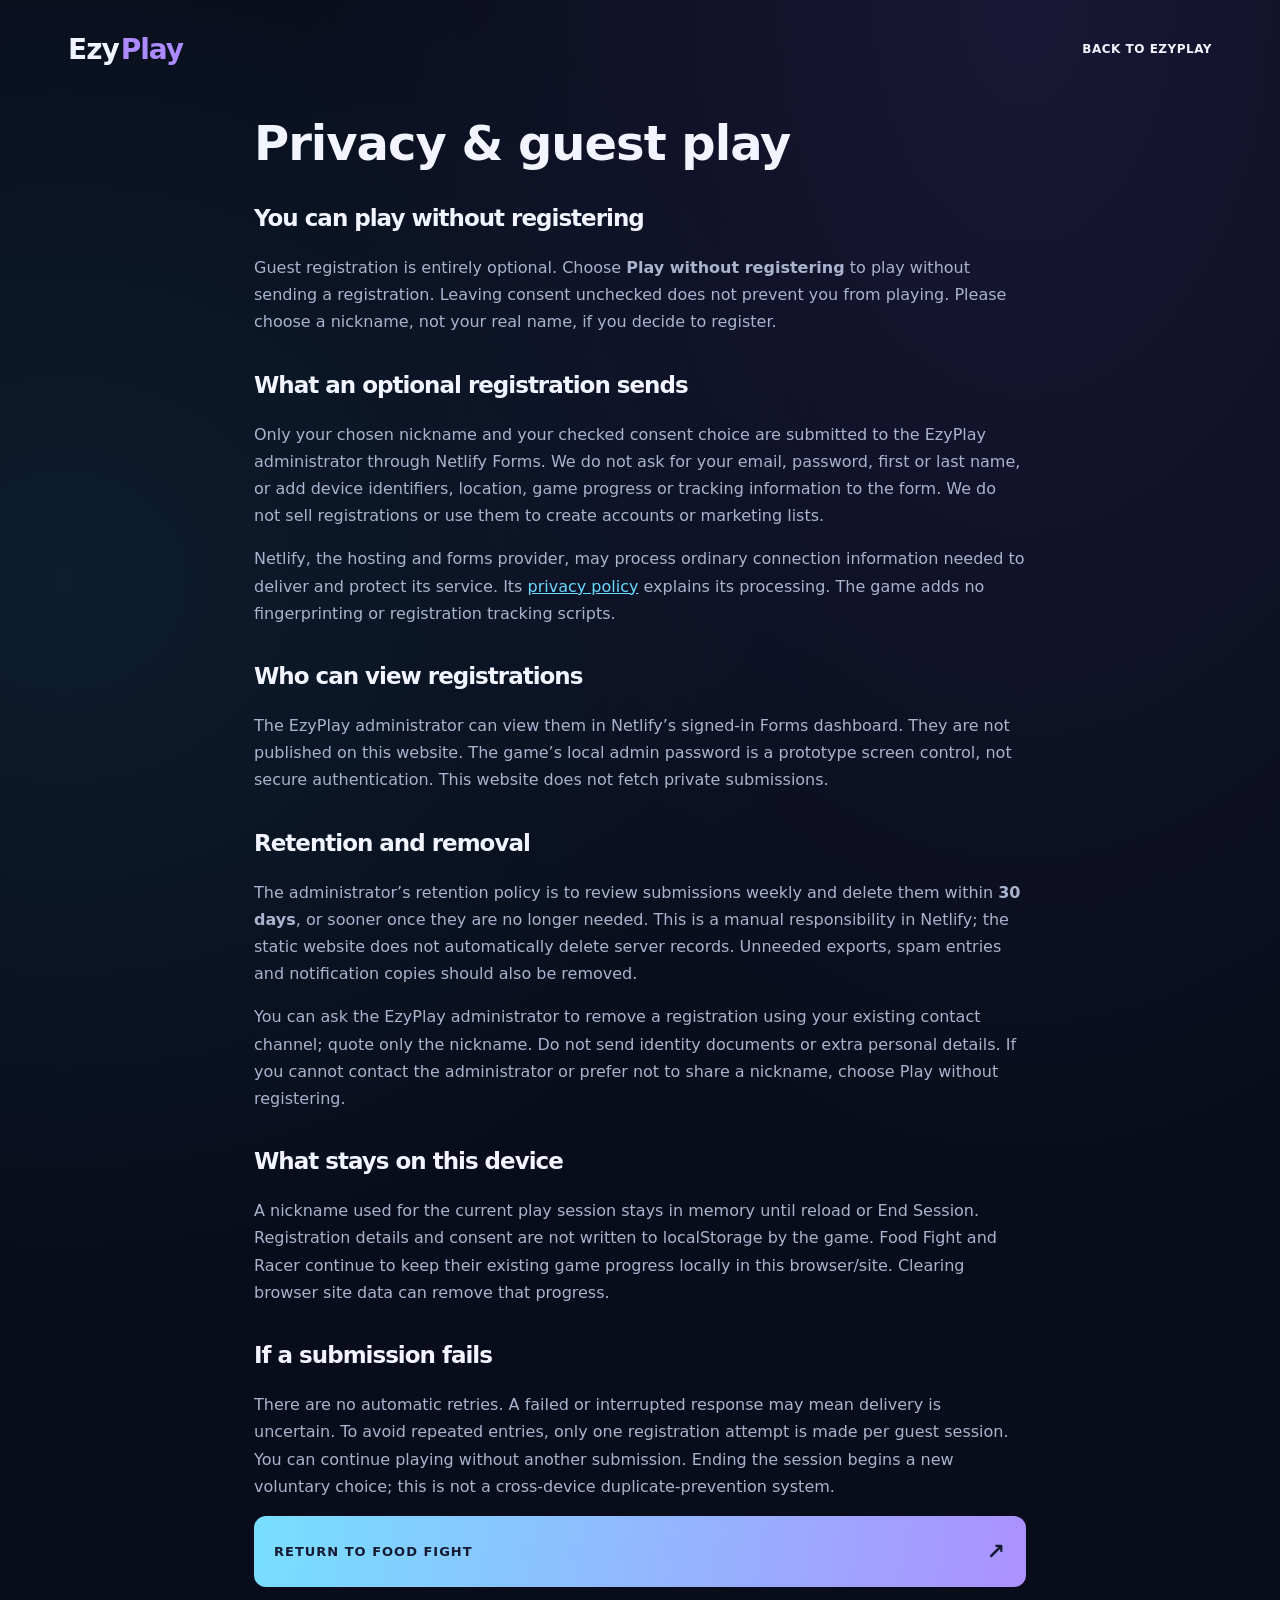
<file: privacy.html>
<!doctype html><html lang="en"><head><meta charset="utf-8"><meta name="viewport" content="width=device-width,initial-scale=1,viewport-fit=cover"><title>Privacy &amp; guest registration — EzyPlay</title><link rel="stylesheet" href="style.css"></head><body><header class="site-header"><a class="brand" href="./">Ezy<span>Play</span></a><a class="back-link" href="./">BACK TO EZYPLAY</a></header><main class="privacy-content"><h1>Privacy &amp; guest play</h1>
<h2>You can play without registering</h2><p>Guest registration is entirely optional. Choose <strong>Play without registering</strong> to play without sending a registration. Leaving consent unchecked does not prevent you from playing. Please choose a nickname, not your real name, if you decide to register.</p>
<h2>What an optional registration sends</h2><p>Only your chosen nickname and your checked consent choice are submitted to the EzyPlay administrator through Netlify Forms. We do not ask for your email, password, first or last name, or add device identifiers, location, game progress or tracking information to the form. We do not sell registrations or use them to create accounts or marketing lists.</p><p>Netlify, the hosting and forms provider, may process ordinary connection information needed to deliver and protect its service. Its <a href="https://www.netlify.com/privacy/" target="_blank" rel="noopener noreferrer">privacy policy</a> explains its processing. The game adds no fingerprinting or registration tracking scripts.</p>
<h2>Who can view registrations</h2><p>The EzyPlay administrator can view them in Netlify’s signed-in Forms dashboard. They are not published on this website. The game’s local admin password is a prototype screen control, not secure authentication. This website does not fetch private submissions.</p>
<h2>Retention and removal</h2><p>The administrator’s retention policy is to review submissions weekly and delete them within <strong>30 days</strong>, or sooner once they are no longer needed. This is a manual responsibility in Netlify; the static website does not automatically delete server records. Unneeded exports, spam entries and notification copies should also be removed.</p><p>You can ask the EzyPlay administrator to remove a registration using your existing contact channel; quote only the nickname. Do not send identity documents or extra personal details. If you cannot contact the administrator or prefer not to share a nickname, choose Play without registering.</p>
<h2>What stays on this device</h2><p>A nickname used for the current play session stays in memory until reload or End Session. Registration details and consent are not written to localStorage by the game. Food Fight and Racer continue to keep their existing game progress locally in this browser/site. Clearing browser site data can remove that progress.</p>
<h2>If a submission fails</h2><p>There are no automatic retries. A failed or interrupted response may mean delivery is uncertain. To avoid repeated entries, only one registration attempt is made per guest session. You can continue playing without another submission. Ending the session begins a new voluntary choice; this is not a cross-device duplicate-prevention system.</p>
<p><a class="play-button racer-play" href="food-fight/">RETURN TO FOOD FIGHT <span aria-hidden="true">↗</span></a></p></main></body></html>
</file>
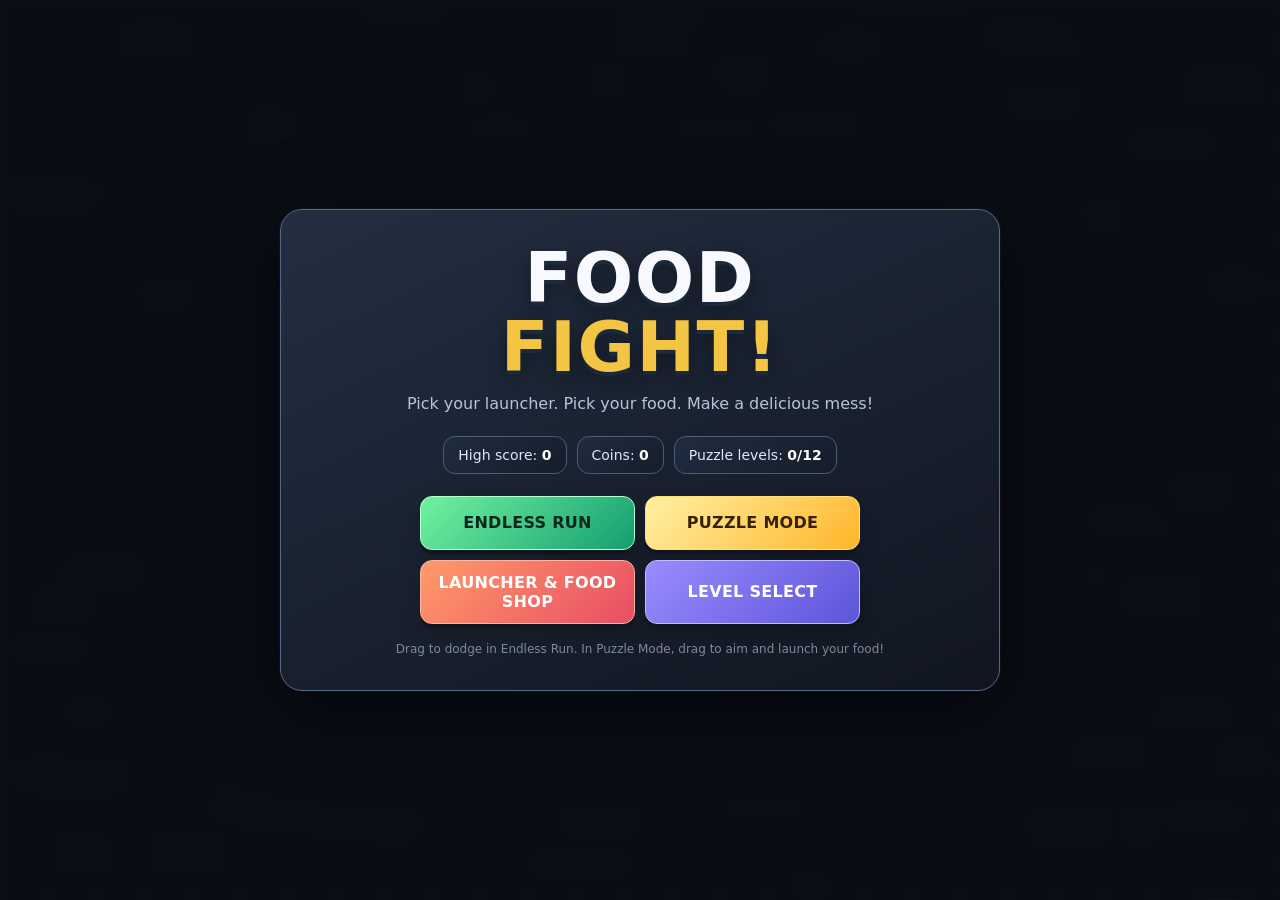
<file: source/Food_Fight_Classic_Colour.html>
<!DOCTYPE html>
<html lang="en">
<head>
<meta charset="UTF-8">
<meta name="viewport" content="width=device-width,initial-scale=1,maximum-scale=1,user-scalable=no,viewport-fit=cover">
<title>Food Fight — Food Launcher Puzzle Game</title>
<style>
:root{--bg:#111722;--panel:rgba(16,22,32,.96);--line:#414d63;--text:#f7f9ff;--muted:#b8c4d6;--gold:#ffc94a;--blue:#52d8ff;--pink:#ff6cae;--green:#75ed83;--orange:#ff9c52}
*{box-sizing:border-box;margin:0;padding:0;user-select:none;-webkit-user-select:none;-webkit-touch-callout:none}
html,body{width:100%;height:100%;overflow:hidden;background:radial-gradient(ellipse at 12% 8%,#25364b 0,transparent 38%),radial-gradient(ellipse at 88% 90%,#33203b 0,transparent 36%),var(--bg);font-family:system-ui,-apple-system,Segoe UI,Arial,sans-serif;color:var(--text)}
canvas{position:fixed;inset:0;width:100%;height:100%;display:block;touch-action:none}
button{font:inherit;cursor:pointer;touch-action:manipulation;-webkit-tap-highlight-color:transparent;border:1px solid #454e5b;border-radius:12px;background:linear-gradient(145deg,#303b50,#202735);color:#fff;padding:12px 16px;font-weight:800;letter-spacing:.3px;box-shadow:0 4px 0 #10151e,0 7px 18px #0003}
button:active{transform:scale(.98)}button.primary{background:linear-gradient(135deg,#65e9ff,#168bd8);color:#071a2a;border-color:#a4f4ff}button.gold{background:linear-gradient(135deg,#fff0a4,#ffb629);color:#352000;border-color:#ffe17b}button#shopButton{background:linear-gradient(135deg,#ff9b69,#e94d65);border-color:#ffb3a3}button#levelsButton{background:linear-gradient(135deg,#9a8cff,#5c55d9);border-color:#c4bcff}button#endlessButton{background:linear-gradient(135deg,#71f2a1,#159e70);color:#06281c;border-color:#b5ffd0}button:disabled{opacity:.35;cursor:not-allowed}
#hud{position:fixed;z-index:4;top:max(12px,env(safe-area-inset-top));left:14px;right:14px;display:none;align-items:flex-start;justify-content:space-between;gap:10px;pointer-events:none;text-shadow:0 2px 5px #000}
.hudBox{background:rgba(7,9,12,.68);border:1px solid #343b45;border-radius:12px;padding:9px 12px;font-weight:800;backdrop-filter:blur(6px)}#hudRight{display:flex;gap:8px;align-items:center}#homeButton{pointer-events:auto;padding:9px 12px}
#banner{position:fixed;z-index:5;top:74px;left:50%;transform:translateX(-50%);font-size:clamp(13px,2.2vw,20px);font-weight:900;letter-spacing:2px;text-shadow:0 3px 8px #000;opacity:0;pointer-events:none;white-space:nowrap}
.screen{position:fixed;inset:0;z-index:10;display:none;align-items:center;justify-content:center;padding:18px;background:rgba(8,12,20,.82);backdrop-filter:blur(8px);overflow:auto}
.screen.active{display:flex}.panel{width:min(720px,100%);max-height:calc(100dvh - 30px);overflow:auto;background:linear-gradient(155deg,rgba(35,47,66,.98),rgba(17,22,33,.98));border:1px solid #536987;border-radius:22px;padding:clamp(20px,4vw,34px);box-shadow:0 20px 80px #0008,0 0 0 1px #ffffff08;text-align:center}
h1{font-size:clamp(38px,8vw,70px);line-height:.98;letter-spacing:1.5px;margin-bottom:10px;text-shadow:0 4px 0 #1b293c,0 8px 20px #0006}h2{font-size:clamp(25px,5vw,38px);margin-bottom:8px;color:#ffe08a;text-shadow:0 2px 0 #6d4516}h3{font-size:18px}.sub{color:var(--muted);line-height:1.5;margin:8px auto 20px;max-width:560px}.row{display:flex;justify-content:center;align-items:center;gap:10px;flex-wrap:wrap}.stats{display:flex;gap:10px;justify-content:center;flex-wrap:wrap;margin:14px 0 22px}.stat{border:1px solid #4a5c77;background:linear-gradient(145deg,#202c40,#151d2a);padding:10px 14px;border-radius:12px;color:#dce8fa;font-size:14px}.stat strong{color:white}.menuButtons{display:grid;grid-template-columns:repeat(2,minmax(0,1fr));gap:10px;max-width:440px;margin:0 auto}.menuButtons button{min-height:54px}.smallNote{font-size:12px;color:#7f8a98;margin-top:18px}
.gridCards{display:grid;grid-template-columns:repeat(auto-fit,minmax(135px,1fr));gap:10px;margin:18px 0}.itemCard,.levelCard{border:1px solid #465a78;background:linear-gradient(145deg,#202d42,#151d2b);border-radius:14px;padding:14px 10px;display:flex;flex-direction:column;align-items:center;gap:9px;min-height:142px}.itemCard.selected{border-color:var(--gold);box-shadow:inset 0 0 0 1px var(--gold),0 0 18px #ffc94a25;background:linear-gradient(145deg,#3b3540,#20283a)}.swatch{width:78px;height:30px;border-radius:9px;border:1px solid #ffffff55;box-shadow:0 4px 14px #0006}.itemCard p,.levelCard p{font-size:12px;color:var(--muted);min-height:28px}.itemCard button,.levelCard button{padding:8px 10px;font-size:12px;width:100%;margin-top:auto}.levelCard{min-height:124px}.levelCard.locked{opacity:.42}.levelCard:not(.locked) .levelNumber{color:var(--green)}.levelCard:not(.locked) button{background:linear-gradient(135deg,#8cf49b,#29b875);color:#092a1b;border-color:#b6ffc5}.levelNumber{font-size:25px;font-weight:950}.hidden{display:none!important}
#toast{position:fixed;z-index:30;left:50%;bottom:max(22px,env(safe-area-inset-bottom));transform:translate(-50%,20px);opacity:0;pointer-events:none;background:linear-gradient(135deg,#fff0a4,#ffc94a);color:#241900;border-radius:12px;padding:12px 16px;font-weight:850;transition:.2s;max-width:90vw;text-align:center}#toast.show{opacity:1;transform:translate(-50%,0)}
#puzzleFooter{position:fixed;z-index:4;bottom:max(14px,env(safe-area-inset-bottom));left:50%;transform:translateX(-50%);display:none;gap:8px;align-items:center;pointer-events:none;white-space:nowrap}#puzzleFooter .hudBox{font-size:13px}#puzzleFooter button{pointer-events:auto}
@media(max-width:520px){.menuButtons{grid-template-columns:1fr}.panel{padding:20px 16px}.itemCard{min-height:130px}#hud{left:8px;right:8px}#puzzleFooter{bottom:max(8px,env(safe-area-inset-bottom))}}
</style>
</head>
<body>
<canvas id="game"></canvas>
<div id="hud"><div class="hudBox" id="scoreBox">Score: 0</div><div id="hudRight"><div class="hudBox" id="modeBox">ENDLESS RUN</div><button id="homeButton">HOME</button></div></div>
<div id="banner">GET READY</div>
<div id="puzzleFooter"><div class="hudBox" id="shotsBox">Shots: 3</div><div class="hudBox" id="levelBox">LEVEL 1</div><button id="resetLevelButton">RESET</button></div>

<section class="screen active" id="homeScreen"><div class="panel"><h1>FOOD<br><span style="color:#f4c542">FIGHT!</span></h1><p class="sub">Pick your launcher. Pick your food. Make a delicious mess!</p><div class="stats"><div class="stat" id="highScoreText">High score: <strong>0</strong></div><div class="stat" id="coinsText">Coins: <strong>0</strong></div><div class="stat" id="progressText">Puzzle levels: <strong>0/12</strong></div></div><div class="menuButtons"><button class="primary" id="endlessButton">ENDLESS RUN</button><button class="gold" id="puzzleButton">PUZZLE MODE</button><button id="shopButton">LAUNCHER & FOOD SHOP</button><button id="levelsButton">LEVEL SELECT</button></div><p class="smallNote">Drag to dodge in Endless Run. In Puzzle Mode, drag to aim and launch your food!</p></div></section>

<section class="screen" id="shopScreen"><div class="panel"><h2>FOOD FIGHT SHOP</h2><p class="sub">Mix and match any launcher with any food. Each item has its own look and personality.</p><div class="row"><div class="stat" id="shopCoins">Coins: 0</div><button id="shopBack">BACK</button></div><h3 style="margin-top:18px;text-align:left">Choose your launcher</h3><div class="gridCards" id="rifleCards"></div><h3 style="text-align:left">Choose your food</h3><div class="gridCards" id="bulletCards"></div></div></section>

<section class="screen" id="levelsScreen"><div class="panel"><h2>PUZZLE LEVELS</h2><p class="sub">Clear each mission to unlock the next. Every level has limited shots, ricochets and a new setup.</p><div class="row"><div class="stat" id="levelProgress">Unlocked: 1 / 12</div><button id="levelsBack">BACK</button></div><div class="gridCards" id="levelCards"></div></div></section>

<section class="screen" id="resultScreen"><div class="panel"><h2 id="resultTitle">LEVEL CLEARED</h2><p class="sub" id="resultMessage">Mission complete.</p><div class="stats"><div class="stat" id="resultScore">Score: 0</div><div class="stat" id="resultCoins">Coins earned: 0</div></div><div class="row"><button id="resultHome">HOME</button><button id="retryButton">RETRY</button><button class="primary" id="nextButton">NEXT LEVEL</button></div></div></section>

<div id="toast"></div>
<script>
(()=>{
'use strict';
const canvas=document.getElementById('game'),ctx=canvas.getContext('2d');
const $=id=>document.getElementById(id);
const screens=['homeScreen','shopScreen','levelsScreen','resultScreen'];
let W=innerWidth,H=innerHeight,dpr=1,raf=0,last=0,state='home',mode='endless',introStart=0,gameStart=0;
let score=0,speed=6,spawnTimer=0,bullet=null,blocks=[],wind=[],trails=[],shots=[],targets=[],crates=[],switches=[],barriers=[],particles=[];
let aiming=false,aimPoint=null,shotCount=0,levelIndex=0,levelCleared=false,coinsEarned=0,toastTimer=0,runCoins=0,runMilestone=0;
const rifleSkins=[
 {id:'burger-cannon',name:'Burger Cannon',cost:0,a:'#e4a342',b:'#7a3f1e',c:'#fff0a8',emoji:'🍔'},
 {id:'frying-pan',name:'Frying Pan Launcher',cost:180,a:'#8c9aa8',b:'#35404a',c:'#e7edf2',emoji:'🍳'},
 {id:'ketchup-blaster',name:'Ketchup Blaster',cost:280,a:'#ff5b4f',b:'#a91f2b',c:'#ffd1c8',emoji:'🍅'},
 {id:'spoon-catapult',name:'Giant Spoon Catapult',cost:420,a:'#b5c6d7',b:'#596a7a',c:'#f3f8ff',emoji:'🥄'},
 {id:'cheese-shooter',name:'Cheese Shooter',cost:650,a:'#ffd84d',b:'#b47b14',c:'#fff1a1',emoji:'🧀'},
 {id:'baguette-bazooka',name:'Baguette Bazooka',cost:900,a:'#e7b46c',b:'#8c512b',c:'#fff0c9',emoji:'🥖'}
];
const bulletSkins=[
 {id:'burger',name:'Cheeseburger',cost:0,a:'#e4a342',b:'#7a3f1e',glow:'#ffc45c',trail:'#ffdc9a',emoji:'🍔'},
 {id:'pizza',name:'Pizza Slice',cost:60,a:'#ffb347',b:'#c84a2f',glow:'#ffb347',trail:'#ffd27b',emoji:'🍕'},
 {id:'meatball',name:'Meatball',cost:100,a:'#b86a42',b:'#71361f',glow:'#e79a62',trail:'#e8b18d',emoji:'🧆'},
 {id:'tomato',name:'Tomato',cost:160,a:'#ff5249',b:'#b62028',glow:'#ff6a5e',trail:'#ffaaa0',emoji:'🍅'},
 {id:'donut',name:'Doughnut',cost:240,a:'#ff9fc7',b:'#c45c8c',glow:'#ff9fc7',trail:'#ffd2e5',emoji:'🍩'},
 {id:'nugget',name:'Chicken Nugget',cost:320,a:'#e8b76d',b:'#a66a2c',glow:'#ffd28a',trail:'#f7d8a3',emoji:'🍗'},
 {id:'watermelon',name:'Watermelon',cost:520,a:'#6bd66e',b:'#21884c',glow:'#7aff9b',trail:'#b1ffc1',emoji:'🍉'},
 {id:'cosmic-pizza',name:'Cosmic Pizza',cost:1000,a:'#b78bff',b:'#6c3cc4',glow:'#d2aaff',trail:'#e6d1ff',emoji:'🌮'}
];
const defaults={highScore:0,coins:0,unlockedR:['burger-cannon'],unlockedB:['burger'],equippedR:'burger-cannon',equippedB:'burger',unlockedLevel:1,clearedLevels:[],puzzleBest:{},endlessMilestone:0};
let save=loadSave();
function loadSave(){try{const x=JSON.parse(localStorage.getItem('bulletDashSave')||'{}');const merged={...defaults,...x};merged.highScore=Number.isFinite(Number(merged.highScore))?Math.max(0,Number(merged.highScore)):0;merged.coins=Number.isFinite(Number(merged.coins))?Math.max(0,Math.floor(Number(merged.coins))):0;merged.unlockedR=Array.isArray(merged.unlockedR)?merged.unlockedR.filter(id=>rifleSkins.some(s=>s.id===id)):['burger-cannon'];merged.unlockedB=Array.isArray(merged.unlockedB)?merged.unlockedB.filter(id=>bulletSkins.some(s=>s.id===id)):['burger'];merged.clearedLevels=Array.isArray(merged.clearedLevels)?merged.clearedLevels.filter(n=>Number.isInteger(n)&&n>=1&&n<=12):[];merged.puzzleBest=merged.puzzleBest&&typeof merged.puzzleBest==='object'?merged.puzzleBest:{};if(!merged.unlockedR.includes('burger-cannon'))merged.unlockedR.push('burger-cannon');if(!merged.unlockedB.includes('burger'))merged.unlockedB.push('burger');if(!merged.unlockedR.includes(merged.equippedR))merged.equippedR='burger-cannon';if(!merged.unlockedB.includes(merged.equippedB))merged.equippedB='burger';merged.endlessMilestone=Number.isFinite(Number(merged.endlessMilestone))?Math.max(0,Math.floor(Number(merged.endlessMilestone))):0;merged.unlockedLevel=Math.max(1,Math.min(12,Math.floor(Number(merged.unlockedLevel)||1)));return merged}catch(e){return {...defaults,unlockedR:['burger-cannon'],unlockedB:['burger'],clearedLevels:[],puzzleBest:{}}}}
function persist(){try{localStorage.setItem('bulletDashSave',JSON.stringify(save))}catch(e){}}
function currentRifle(){return rifleSkins.find(x=>x.id===save.equippedR)||rifleSkins[0]}
function currentBullet(){return bulletSkins.find(x=>x.id===save.equippedB)||bulletSkins[0]}
function resize(){W=innerWidth;H=innerHeight;dpr=Math.min(devicePixelRatio||1,2);canvas.width=Math.floor(W*dpr);canvas.height=Math.floor(H*dpr);canvas.style.width=W+'px';canvas.style.height=H+'px';ctx.setTransform(dpr,0,0,dpr,0,0);if(bullet&&mode==='puzzle'&&state==='puzzle')bullet.y=Math.min(H-80,Math.max(80,bullet.y));}
addEventListener('resize',resize);resize();
function showScreen(id){screens.forEach(s=>$(s).classList.toggle('active',s===id));}
function toast(msg){const t=$('toast');t.textContent=msg;t.classList.add('show');clearTimeout(toastTimer);toastTimer=setTimeout(()=>t.classList.remove('show'),1800)}
function updateHome(){ $('highScoreText').innerHTML='High score: <strong>'+Math.floor(save.highScore)+'</strong>';$('coinsText').innerHTML='Coins: <strong>'+save.coins+'</strong>';$('progressText').innerHTML='Puzzle levels: <strong>'+save.clearedLevels.length+'/12</strong>'; }
function updateHud(){ $('hud').style.display=['intro','playing','puzzle'].includes(state)?'flex':'none';$('puzzleFooter').style.display=state==='puzzle'?'flex':'none';$('modeBox').textContent=mode==='puzzle'?'PUZZLE MODE':'ENDLESS RUN';$('scoreBox').textContent=mode==='puzzle'?'LEVEL '+(levelIndex+1)+' • '+(targets.filter(t=>t.alive).length)+' TARGETS':'Score: '+Math.floor(score);$('shotsBox').textContent='Shots: '+Math.max(0,shotCount);$('levelBox').textContent='LEVEL '+(levelIndex+1);}
function clearWorld(){blocks=[];trails=[];shots=[];targets=[];crates=[];switches=[];barriers=[];particles=[];aiming=false;aimPoint=null;}
function startEndless(){mode='endless';state='intro';introStart=performance.now();gameStart=performance.now();score=0;speed=6;spawnTimer=30;clearWorld();createBullet(true);showScreen('homeScreen');$('homeScreen').classList.remove('active');$('banner').style.opacity=1;$('banner').textContent='READY...';updateHud();cancelAnimationFrame(raf);raf=requestAnimationFrame(introLoop)}
function createBullet(reset=false){const y=H*.5;bullet={x:reset?100:90,y,targetX:100,targetY:y,width:58,height:16,rotation:0,vx:0,vy:0,alive:true};}
function drawBackground(dt=0){ctx.fillStyle='#171b20';ctx.fillRect(0,0,W,H);ctx.strokeStyle='rgba(255,255,255,.035)';ctx.lineWidth=1;for(let x=0;x<W;x+=48){ctx.beginPath();ctx.moveTo(x,0);ctx.lineTo(x,H);ctx.stroke()}for(let y=0;y<H;y+=48){ctx.beginPath();ctx.moveTo(0,y);ctx.lineTo(W,y);ctx.stroke()}for(const p of wind){p.x-=p.speed*dt;if(p.x+p.len<0){p.x=W+Math.random()*80;p.y=Math.random()*H}ctx.strokeStyle='rgba(225,232,240,'+p.alpha+')';ctx.beginPath();ctx.moveTo(p.x,p.y);ctx.lineTo(p.x+p.len,p.y);ctx.stroke()}}
for(let i=0;i<90;i++)wind.push({x:Math.random()*W,y:Math.random()*H,len:15+Math.random()*65,speed:2+Math.random()*8,alpha:.08+Math.random()*.22});
function drawLauncher(x,y,firing=false,pistol=false){const s=currentRifle();ctx.save();ctx.translate(x,y);ctx.font=(pistol?'30px':'52px')+' system-ui, Apple Color Emoji, Segoe UI Emoji';ctx.textAlign='center';ctx.textBaseline='middle';ctx.shadowColor=s.a;ctx.shadowBlur=8;ctx.fillText(s.emoji||'🍔',pistol?0:12,0);if(firing){ctx.font='25px system-ui, Apple Color Emoji, Segoe UI Emoji';ctx.fillText(currentBullet().emoji||'🍔',pistol?39:65,-8)}ctx.restore()}
function introLoop(t){if(state!=='intro')return;const elapsed=t-introStart;ctx.clearRect(0,0,W,H);drawBackground(1);let p=Math.min(elapsed/700,1);p=1-Math.pow(1-p,3);const x=-230+p*310;drawLauncher(x,H*.5,false,false);if(elapsed>650)$('banner').textContent='GET READY';if(elapsed>1150){$('banner').textContent='GO!';drawLauncher(x,H*.5,true,false);ctx.fillStyle='rgba(255,235,170,.18)';ctx.fillRect(0,0,W,H);bullet.x=x+120;if(elapsed>1300){bullet.x+=12;drawBullet();createTrail() }if(elapsed>1850){$('banner').style.opacity=0;startEndlessLoop();return}}drawTrails(1);raf=requestAnimationFrame(introLoop)}
function startEndlessLoop(){state='playing';mode='endless';clearWorld();createBullet(true);score=0;speed=6;spawnTimer=30;last=performance.now();runCoins=0;runMilestone=0;updateHud();raf=requestAnimationFrame(endlessLoop)}
function createTrail(){const c=currentBullet();trails.push({x:bullet.x-22,y:bullet.y,life:1,len:22+Math.random()*45,color:c.trail})}
function drawTrails(dt){for(let i=trails.length-1;i>=0;i--){const t=trails[i];t.life-=.035*dt;ctx.strokeStyle=t.color;ctx.globalAlpha=Math.max(0,t.life)*.8;ctx.lineWidth=3;ctx.beginPath();ctx.moveTo(t.x,t.y);ctx.lineTo(t.x-t.len*t.life,t.y);ctx.stroke();ctx.globalAlpha=1;if(t.life<=0)trails.splice(i,1)}}
function drawBullet(){if(!bullet)return;const s=currentBullet();ctx.save();ctx.translate(bullet.x,bullet.y);ctx.rotate(bullet.rotation||0);ctx.shadowColor=s.glow;ctx.shadowBlur=14;ctx.font='34px system-ui, Apple Color Emoji, Segoe UI Emoji';ctx.textAlign='center';ctx.textBaseline='middle';ctx.fillText(s.emoji||'🍔',0,0);ctx.restore()}
function createBlock(){const size=42+Math.random()*64;blocks.push({x:W+size,y:24+Math.random()*Math.max(1,H-size-48),width:size,height:size})}
function drawBlock(b){ctx.fillStyle='#777d82';ctx.fillRect(b.x,b.y,b.width,b.height);ctx.strokeStyle='#b4b9bd';ctx.lineWidth=3;ctx.strokeRect(b.x+2,b.y+2,b.width-4,b.height-4);ctx.strokeStyle='#444a50';ctx.lineWidth=2;ctx.beginPath();ctx.moveTo(b.x+b.width*.2,b.y+b.height*.1);ctx.lineTo(b.x+b.width*.42,b.y+b.height*.36);ctx.lineTo(b.x+b.width*.25,b.y+b.height*.65);ctx.stroke();ctx.beginPath();ctx.moveTo(b.x+b.width*.72,b.y+b.height*.16);ctx.lineTo(b.x+b.width*.56,b.y+b.height*.5);ctx.lineTo(b.x+b.width*.8,b.y+b.height*.82);ctx.stroke()}
function collision(a,b){return a.x-a.width/2<b.x+b.width&&a.x+a.width/2>b.x&&a.y-a.height/2<b.y+b.height&&a.y+a.height/2>b.y}
function endlessLoop(t){if(state!=='playing'||mode!=='endless')return;const dt=Math.min((t-last)/16.67,2);last=t;ctx.clearRect(0,0,W,H);drawBackground(dt);bullet.x+=(bullet.targetX-bullet.x)*.18;bullet.y+=(bullet.targetY-bullet.y)*.18;bullet.rotation=Math.max(-.12,Math.min(.12,(bullet.targetY-bullet.y)*.003));if(Math.random()<.75)createTrail();drawTrails(dt);spawnTimer-=dt;if(spawnTimer<=0){createBlock();spawnTimer=Math.max(22,62-score/9)}for(let i=blocks.length-1;i>=0;i--){const b=blocks[i];b.x-=speed*dt;drawBlock(b);if(collision(bullet,b)){endlessOver();return}if(b.x+b.width<0){blocks.splice(i,1);score+=10}}speed=Math.min(13,speed+.0015*dt);score+=.04*dt;const milestone=Math.floor(score/100);if(milestone>runMilestone){const gained=(milestone-runMilestone)*10;runCoins+=gained;runMilestone=milestone;toast('+'+gained+' food coins!');}$('scoreBox').textContent='Score: '+Math.floor(score);drawBullet();raf=requestAnimationFrame(endlessLoop)}
function endlessOver(){state='endgame';const final=Math.floor(score);if(final>save.highScore)save.highScore=final;const earned=runCoins;save.coins+=earned;persist();updateHome();$('resultTitle').textContent='CRASH!';$('resultMessage').textContent='You scored '+final+' and earned '+earned+' coins from 100-point milestones. Reach new milestones to earn more!';$('resultScore').textContent='Score: '+final;$('resultCoins').textContent='Coins earned: '+earned;$('nextButton').classList.add('hidden');$('retryButton').textContent='PLAY AGAIN';$('resultHome').textContent='HOME';$('resultScreen').classList.add('active');$('hud').style.display='none';$('puzzleFooter').style.display='none';cancelAnimationFrame(raf)}

// Puzzle levels use normalised positions so they work on phones and tablets.
const levelTemplates=[
 {name:'First Contact',shots:3,targets:[['agent',.78,.40]],crates:[],switches:[],barriers:[],walls:true},
 {name:'Two for One',shots:2,targets:[['agent',.65,.34],['robot',.80,.62]],crates:[],switches:[],barriers:[],walls:true},
 {name:'Crate Trouble',shots:3,targets:[['agent',.82,.5]],crates:[[.48,.45,.08,.16]],switches:[],barriers:[],walls:true},
 {name:'Bank Shot',shots:2,targets:[['robot',.76,.48]],crates:[[.63,.30,.06,.15]],switches:[],barriers:[],walls:true},
 {name:'Switch It',shots:3,targets:[['agent',.83,.48]],crates:[],switches:[[.57,.72]],barriers:[[.69,.34,.035,.34]],walls:true},
 {name:'Three Targets',shots:3,targets:[['agent',.68,.32],['robot',.80,.50],['agent',.68,.70]],crates:[],switches:[],barriers:[],walls:true},
 {name:'Fortified',shots:4,targets:[['robot',.83,.47],['agent',.83,.65]],crates:[[.55,.32,.08,.16],[.55,.58,.08,.16]],switches:[],barriers:[],walls:true},
 {name:'Gatekeeper',shots:3,targets:[['robot',.84,.5]],crates:[],switches:[[.52,.76]],barriers:[[.68,.20,.035,.46]],walls:true},
 {name:'Chain Reaction',shots:3,targets:[['agent',.77,.34],['robot',.84,.62]],crates:[[.60,.46,.075,.13]],switches:[[.48,.73]],barriers:[[.69,.18,.03,.22]],walls:true},
 {name:'Heavy Metal',shots:4,targets:[['boss',.82,.5]],crates:[[.62,.28,.07,.14],[.62,.58,.07,.14]],switches:[],barriers:[],walls:true},
 {name:'Final Security',shots:4,targets:[['robot',.78,.32],['boss',.86,.52],['agent',.78,.72]],crates:[[.62,.40,.06,.18]],switches:[[.49,.78]],barriers:[[.70,.15,.03,.28]],walls:true},
 {name:'Food Fight Finale',shots:7,targets:[['boss',.82,.36],['boss',.84,.65]],crates:[[.58,.27,.07,.14],[.58,.58,.07,.14]],switches:[[.46,.78]],barriers:[[.70,.14,.03,.26],[.70,.60,.03,.26]],walls:true}
];
function puzzleStart(index){levelIndex=index;mode='puzzle';state='puzzle';levelCleared=false;shotCount=levelTemplates[index].shots;score=0;coinsEarned=0;clearWorld();const L=levelTemplates[index];const groundTop=74,groundBottom=H-68;bullet={x:Math.min(110,W*.15),y:H*.52,targetX:Math.min(110,W*.15),targetY:H*.52,width:18,height:12,rotation:0,alive:true};L.targets.forEach((t,i)=>targets.push({type:t[0],x:t[1]*W,y:groundTop+t[2]*(groundBottom-groundTop),r:t[0]==='boss'?22:15,hp:t[0]==='boss'?3:1,alive:true,id:i}));L.crates.forEach(c=>crates.push({x:c[0]*W,y:groundTop+c[1]*(groundBottom-groundTop),w:Math.max(28,c[2]*W),h:Math.max(35,c[3]*H),alive:true}));L.switches.forEach((s,i)=>switches.push({x:s[0]*W,y:groundTop+s[1]*(groundBottom-groundTop),r:12,active:false,id:i}));L.barriers.forEach(b=>barriers.push({x:b[0]*W,y:groundTop+b[1]*(groundBottom-groundTop),w:Math.max(10,b[2]*W),h:b[3]*H,active:true}));$('banner').style.opacity=1;$('banner').textContent='DRAG TO AIM • RELEASE TO FIRE';setTimeout(()=>{if(state==='puzzle')$('banner').style.opacity=0},2200);$('nextButton').classList.remove('hidden');$('retryButton').textContent='RETRY LEVEL';updateHud();showScreen('homeScreen');$('homeScreen').classList.remove('active');$('hud').style.display='flex';$('puzzleFooter').style.display='flex';last=performance.now();cancelAnimationFrame(raf);raf=requestAnimationFrame(puzzleLoop)}
function drawTarget(t){if(!t.alive)return;ctx.save();ctx.translate(t.x,t.y);ctx.shadowColor=t.type==='boss'?'#ff3d4f':t.type==='robot'?'#71d5ff':'#ffb35c';ctx.shadowBlur=10;const scale=t.type==='boss'?1.35:1;ctx.scale(scale,scale);if(t.type==='robot'){ctx.fillStyle='#5b788a';ctx.fillRect(-13,-13,26,26);ctx.fillStyle='#b8f2ff';ctx.fillRect(-8,-4,5,5);ctx.fillRect(3,-4,5,5);ctx.fillStyle='#293640';ctx.fillRect(-7,6,14,3);ctx.strokeStyle='#a3d9e8';ctx.lineWidth=2;ctx.strokeRect(-16,-16,32,32)}else{ctx.fillStyle=t.type==='boss'?'#842c39':'#9b6037';ctx.beginPath();ctx.arc(0,-5,11,0,Math.PI*2);ctx.fill();ctx.fillStyle=t.type==='boss'?'#d44754':'#d99a64';ctx.fillRect(-12,6,24,19);ctx.fillStyle='#14171b';ctx.fillRect(-7,-7,4,3);ctx.fillRect(3,-7,4,3);ctx.fillStyle='#252a31';ctx.fillRect(-17,9,5,13);ctx.fillRect(12,9,5,13);if(t.type==='boss'){ctx.strokeStyle='#ff7e88';ctx.lineWidth=3;ctx.beginPath();ctx.arc(0,-5,17,0,Math.PI*2);ctx.stroke();ctx.fillStyle='#fff';ctx.font='bold 11px Arial';ctx.textAlign='center';ctx.fillText(''+t.hp,0,3)}}ctx.restore()}
function drawCrate(c){if(!c.alive)return;ctx.fillStyle='#94602e';ctx.fillRect(c.x,c.y,c.w,c.h);ctx.strokeStyle='#d7a15c';ctx.lineWidth=3;ctx.strokeRect(c.x+2,c.y+2,c.w-4,c.h-4);ctx.beginPath();ctx.moveTo(c.x+4,c.y+4);ctx.lineTo(c.x+c.w-4,c.y+c.h-4);ctx.moveTo(c.x+c.w-4,c.y+4);ctx.lineTo(c.x+4,c.y+c.h-4);ctx.stroke()}
function drawSwitch(s){ctx.save();ctx.translate(s.x,s.y);ctx.shadowColor=s.active?'#62ffab':'#ffcb62';ctx.shadowBlur=12;ctx.fillStyle=s.active?'#42e88b':'#d99b35';ctx.beginPath();ctx.arc(0,0,s.r,0,Math.PI*2);ctx.fill();ctx.strokeStyle='#fff2bf';ctx.lineWidth=3;ctx.stroke();ctx.fillStyle='#252a31';ctx.fillRect(-3,-7,6,14);ctx.restore()}
function drawBarrier(b){if(!b.active)return;ctx.fillStyle='#5e2029';ctx.fillRect(b.x,b.y,b.w,b.h);ctx.strokeStyle='#ff5968';ctx.lineWidth=2;ctx.strokeRect(b.x,b.y,b.w,b.h);for(let y=b.y+5;y<b.y+b.h;y+=16){ctx.strokeStyle='#ff9ca5';ctx.beginPath();ctx.moveTo(b.x,y);ctx.lineTo(b.x+b.w,y+8);ctx.stroke()}}
function drawAim(){if(!aimPoint||state!=='puzzle')return;const dx=aimPoint.x-bullet.x,dy=aimPoint.y-bullet.y,len=Math.hypot(dx,dy)||1;ctx.save();ctx.setLineDash([7,7]);ctx.strokeStyle=currentBullet().glow;ctx.globalAlpha=.8;ctx.lineWidth=2;ctx.beginPath();ctx.moveTo(bullet.x,bullet.y);ctx.lineTo(bullet.x+dx/len*Math.min(210,len),bullet.y+dy/len*Math.min(210,len));ctx.stroke();ctx.setLineDash([]);ctx.fillStyle='#fff';ctx.beginPath();ctx.arc(aimPoint.x,aimPoint.y,5,0,Math.PI*2);ctx.fill();ctx.restore()}
function puzzleLoop(t){if(state!=='puzzle')return;const dt=Math.min((t-last)/16.67,2);last=t;ctx.clearRect(0,0,W,H);drawBackground(dt*.3);ctx.fillStyle='#252b32';ctx.fillRect(0,0,W,44);ctx.fillRect(0,H-38,W,38);ctx.strokeStyle='#4b5662';ctx.lineWidth=2;ctx.beginPath();ctx.moveTo(0,44);ctx.lineTo(W,44);ctx.moveTo(0,H-38);ctx.lineTo(W,H-38);ctx.stroke();barriers.forEach(drawBarrier);crates.forEach(drawCrate);switches.forEach(drawSwitch);targets.forEach(drawTarget);drawTrails(dt);for(let i=shots.length-1;i>=0;i--){const b=shots[i];if(!b.alive){shots.splice(i,1);continue}let steps=Math.max(1,Math.ceil(Math.hypot(b.vx,b.vy)*dt/5));for(let k=0;k<steps;k++){b.x+=b.vx*dt/steps;b.y+=b.vy*dt/steps;b.life--;if(b.x<8||b.x>W-8){b.vx*=-1;b.x=Math.max(8,Math.min(W-8,b.x));b.bounces++;}if(b.y<45||b.y>H-40){b.vy*=-1;b.y=Math.max(45,Math.min(H-40,b.y));b.bounces++;}let hit=false;for(const c of crates){if(c.alive&&b.x>c.x-5&&b.x<c.x+c.w+5&&b.y>c.y-5&&b.y<c.y+c.h+5){c.alive=false;hit=true;spawnBurst(b.x,b.y,'#d8a15a');break}}if(!hit){for(const sw of switches){if(!sw.active&&Math.hypot(b.x-sw.x,b.y-sw.y)<sw.r+5){sw.active=true;barriers.forEach(q=>q.active=false);spawnBurst(sw.x,sw.y,'#62ffab');hit=true;break}}}if(!hit){for(const bar of barriers){if(bar.active&&b.x>bar.x-4&&b.x<bar.x+bar.w+4&&b.y>bar.y-4&&b.y<bar.y+bar.h+4){b.vx*=-1;b.x+=b.vx*3;b.bounces++;hit=true;break}}}if(!hit){for(const tar of targets){if(tar.alive&&!b.hitTargets.has(tar.id)&&Math.hypot(b.x-tar.x,b.y-tar.y)<tar.r+5){b.hitTargets.add(tar.id);tar.hp--;if(tar.hp<=0){tar.alive=false;score+=100;spawnBurst(tar.x,tar.y,tar.type==='robot'?'#71d5ff':'#ff9d69')}else{score+=25;spawnBurst(tar.x,tar.y,'#ff5968')}hit=true;break}}}if(b.bounces>=5||b.life<=0||hit&&b.vx===0&&b.vy===0){b.alive=false;break}}ctx.save();ctx.translate(b.x,b.y);ctx.rotate(Math.atan2(b.vy,b.vx));drawProjectileAt(0,0);ctx.restore();if(b.x<-20||b.x>W+20||b.y<-20||b.y>H+20||b.life<=0)b.alive=false}particles.forEach((p,i)=>{p.x+=p.vx*dt;p.y+=p.vy*dt;p.life-=.03*dt;ctx.globalAlpha=Math.max(0,p.life);ctx.fillStyle=p.color;ctx.fillRect(p.x,p.y,3,3);ctx.globalAlpha=1;if(p.life<=0)particles.splice(i,1)});drawLauncher(bullet.x-24,bullet.y,false,true);if(aiming)drawAim();if(!targets.some(x=>x.alive)&&!levelCleared){levelCleared=true;finishPuzzle(true)}else if(shotCount<=0&&!shots.length&&!levelCleared){finishPuzzle(false)}updateHud();raf=requestAnimationFrame(puzzleLoop)}
function drawProjectileAt(x,y){const s=currentBullet();ctx.save();ctx.shadowColor=s.glow;ctx.shadowBlur=12;ctx.fillStyle=s.a;ctx.beginPath();ctx.ellipse(x,y,8,4,0,0,Math.PI*2);ctx.fill();ctx.fillStyle=s.b;ctx.fillRect(x-6,y-3,3,6);ctx.restore()}
function spawnBurst(x,y,color){for(let i=0;i<12;i++){const a=Math.random()*Math.PI*2,v=1+Math.random()*4;particles.push({x,y,vx:Math.cos(a)*v,vy:Math.sin(a)*v,life:1,color})}}
function finishPuzzle(won){if(state!=='puzzle')return;state='puzzleresult';cancelAnimationFrame(raf);$('hud').style.display='none';$('puzzleFooter').style.display='none';$('resultTitle').textContent=won?'LEVEL CLEARED':'OUT OF SHOTS';if(won){const first=!save.clearedLevels.includes(levelIndex+1);if(first){save.clearedLevels.push(levelIndex+1);save.coins+=10;coinsEarned=10}else coinsEarned=0;save.unlockedLevel=Math.max(save.unlockedLevel,Math.min(levelTemplates.length,levelIndex+2));save.puzzleBest[levelIndex+1]=Math.max(save.puzzleBest[levelIndex+1]||0,score);persist();$('resultMessage').textContent='Mission complete. '+(first?'10 coins earned and new level unlocked!':'Already cleared — no repeat coin reward.');$('nextButton').classList.toggle('hidden',levelIndex>=levelTemplates.length-1);$('nextButton').textContent='NEXT LEVEL'}else{$('resultMessage').textContent='The targets are still standing. Reset the level and try a different angle.';$('nextButton').classList.add('hidden');coinsEarned=0}$('resultScore').textContent='Score: '+score;$('resultCoins').textContent='Coins earned: '+coinsEarned;updateHome();$('resultScreen').classList.add('active');}
function firePuzzle(x,y){if(state!=='puzzle'||shotCount<=0)return;const dx=x-bullet.x,dy=y-bullet.y,len=Math.hypot(dx,dy);if(len<15){toast('Drag farther to aim');return}const v=8.5;shotCount--;shots.push({x:bullet.x+Math.cos(Math.atan2(dy,dx))*20,y:bullet.y+Math.sin(Math.atan2(dy,dx))*20,vx:dx/len*v,vy:dy/len*v,life:260,bounces:0,hitTargets:new Set(),alive:true});$('banner').style.opacity=0;updateHud()}
function drawShop(){ $('shopCoins').textContent='Coins: '+save.coins;const r=$('rifleCards');r.innerHTML='';rifleSkins.forEach(s=>{const owned=save.unlockedR.includes(s.id),selected=save.equippedR===s.id;const el=document.createElement('div');el.className='itemCard'+(selected?' selected':'');el.innerHTML='<div style="font-size:42px">'+s.emoji+'</div><strong>'+s.name+'</strong><p>'+(selected?'Equipped launcher':owned?'Unlocked':'Cost: '+s.cost+' coins')+'</p><button '+(selected?'disabled':'')+'>'+(selected?'EQUIPPED':owned?'EQUIP':'BUY')+'</button>';el.querySelector('button').addEventListener('click',()=>{if(owned){save.equippedR=s.id;persist();drawShop();toast(s.name+' equipped')}else if(save.coins>=s.cost){save.coins-=s.cost;save.unlockedR.push(s.id);save.equippedR=s.id;persist();drawShop();updateHome();toast(s.name+' unlocked')}else toast('You need '+(s.cost-save.coins)+' more coins')});r.appendChild(el)});const b=$('bulletCards');b.innerHTML='';bulletSkins.forEach(s=>{const owned=save.unlockedB.includes(s.id),selected=save.equippedB===s.id;const el=document.createElement('div');el.className='itemCard'+(selected?' selected':'');el.innerHTML='<div style="font-size:42px">'+s.emoji+'</div><strong>'+s.name+'</strong><p>'+(selected?'Equipped food':owned?'Unlocked':'Cost: '+s.cost+' coins')+'</p><button '+(selected?'disabled':'')+'>'+(selected?'EQUIPPED':owned?'EQUIP':'BUY')+'</button>';el.querySelector('button').addEventListener('click',()=>{if(owned){save.equippedB=s.id;persist();drawShop();toast(s.name+' equipped')}else if(save.coins>=s.cost){save.coins-=s.cost;save.unlockedB.push(s.id);save.equippedB=s.id;persist();drawShop();updateHome();toast(s.name+' unlocked')}else toast('You need '+(s.cost-save.coins)+' more coins')});b.appendChild(el)})}
function drawLevels(){const holder=$('levelCards');holder.innerHTML='';$('levelProgress').textContent='Unlocked: '+save.unlockedLevel+' / '+levelTemplates.length;levelTemplates.forEach((l,i)=>{const n=i+1,unlocked=n<=save.unlockedLevel,cleared=save.clearedLevels.includes(n);const el=document.createElement('div');el.className='levelCard'+(!unlocked?' locked':'');el.innerHTML='<div class="levelNumber">'+(cleared?'✓':unlocked?n:'🔒')+'</div><strong>'+l.name+'</strong><p>'+l.shots+' shots'+(cleared?' • Cleared':'')+'</p><button '+(!unlocked?'disabled':'')+'>'+(cleared?'PLAY AGAIN':unlocked?'PLAY':'LOCKED')+'</button>';el.querySelector('button').addEventListener('click',()=>{if(unlocked){showScreen('homeScreen');puzzleStart(i)}});holder.appendChild(el)})}
function goHome(){cancelAnimationFrame(raf);state='home';$('banner').style.opacity=0;$('hud').style.display='none';$('puzzleFooter').style.display='none';showScreen('homeScreen');updateHome();ctx.clearRect(0,0,W,H);drawBackground(0)}
function pointerPos(e){const r=canvas.getBoundingClientRect();return{x:e.clientX-r.left,y:e.clientY-r.top}}
canvas.addEventListener('pointerdown',e=>{if(state==='playing'&&mode==='endless'){const p=pointerPos(e);bullet.targetX=Math.max(40,Math.min(W-40,p.x));bullet.targetY=Math.max(35,Math.min(H-35,p.y));return}if(state==='puzzle'){e.preventDefault();canvas.setPointerCapture?.(e.pointerId);aiming=true;aimPoint=pointerPos(e)}});
canvas.addEventListener('pointermove',e=>{if(state==='playing'&&mode==='endless'){const p=pointerPos(e);bullet.targetX=Math.max(40,Math.min(W-40,p.x));bullet.targetY=Math.max(35,Math.min(H-35,p.y))}else if(state==='puzzle'&&aiming){aimPoint=pointerPos(e)}});
canvas.addEventListener('pointerup',e=>{if(state==='puzzle'&&aiming){aimPoint=pointerPos(e);aiming=false;firePuzzle(aimPoint.x,aimPoint.y);aimPoint=null}});canvas.addEventListener('pointercancel',()=>{aiming=false;aimPoint=null});
$('endlessButton').addEventListener('click',startEndless);$('puzzleButton').addEventListener('click',()=>{drawLevels();showScreen('levelsScreen')});$('levelsButton').addEventListener('click',()=>{drawLevels();showScreen('levelsScreen')});$('shopButton').addEventListener('click',()=>{drawShop();showScreen('shopScreen')});$('shopBack').addEventListener('click',()=>{updateHome();showScreen('homeScreen')});$('levelsBack').addEventListener('click',()=>showScreen('homeScreen'));$('homeButton').addEventListener('click',goHome);$('resetLevelButton').addEventListener('click',()=>puzzleStart(levelIndex));$('resultHome').addEventListener('click',goHome);$('retryButton').addEventListener('click',()=>{if(mode==='puzzle')puzzleStart(levelIndex);else startEndless()});$('nextButton').addEventListener('click',()=>{if(levelIndex<levelTemplates.length-1)puzzleStart(levelIndex+1)});
updateHome();showScreen('homeScreen');drawBackground(0);
})();
</script>
</body>
</html>
</file>
<file: style.css>
:root{color-scheme:dark;--bg:#090d1b;--panel:#141a2c;--text:#f2f5ff;--muted:#a9b3ce;--blue:#68d9ff;--purple:#ac8aff}*{box-sizing:border-box}body{margin:0;background:radial-gradient(ellipse at 80% 0%,#26204c88,transparent 50%),radial-gradient(ellipse at 5% 35%,#12354a66,transparent 45%),var(--bg);color:var(--text);font-family:system-ui,-apple-system,BlinkMacSystemFont,"Segoe UI",sans-serif;min-height:100vh}a{color:inherit;text-decoration:none}button,a{-webkit-tap-highlight-color:transparent;touch-action:manipulation}a:focus-visible,button:focus-visible{outline:3px solid #87e7ff;outline-offset:5px}.site-header{max-width:1200px;margin:auto;padding:30px 28px;display:flex;justify-content:space-between;align-items:center}.brand{font-size:28px;font-weight:900;letter-spacing:-1px;display:inline-flex;align-items:center;gap:2px}.brand>span:last-child{color:var(--purple)}.brand-icon{display:inline-grid;place-items:center;background:linear-gradient(140deg,#68d9ff,#8e68f4);color:#10142b;border-radius:12px;width:42px;height:42px;margin-right:12px;transform:rotate(-7deg)}.header-note,.eyebrow{font-size:11px;letter-spacing:2.5px;font-weight:800;color:#b7b5dd}.hero{text-align:center;padding:24px 20px 32px}.eyebrow{color:var(--blue)}h1{font-size:clamp(44px,5.5vw,70px);line-height:1.06;margin:18px 0;letter-spacing:-2.5px}h1>span{background:linear-gradient(110deg,#7adaff,#b695ff);-webkit-background-clip:text;background-clip:text;color:transparent}.hero-sub{font-size:19px;color:var(--muted);margin:0}.hero .eyebrow{margin:0}.games{max-width:1100px;margin:auto;padding:0 24px;display:grid;grid-template-columns:1fr 1fr;gap:26px}.game-card{border:1px solid #343c5b;border-radius:24px;overflow:hidden;background:linear-gradient(155deg,#1c2339,#11172a);transition:transform .2s,border-color .2s}.game-card:hover{transform:translateY(-5px);border-color:#8387bf}.card-art{position:relative;background:#181d37;overflow:hidden}.card-art img{display:block;width:100%;height:auto;max-height:220px;aspect-ratio:600/340;object-fit:cover}.tag{position:absolute;bottom:18px;left:24px;padding:7px 12px;border-radius:8px;background:#0a1025dd;backdrop-filter:blur(8px);border:1px solid #ffffff26;font-size:10px;letter-spacing:1.6px;font-weight:800}.card-content{padding:26px}.card-title{display:flex;align-items:center;justify-content:space-between}h2{font-size:30px;margin:0;letter-spacing:-1px}.game-number{color:#626d90;font-size:22px;font-weight:900}.card-content p{color:var(--muted);line-height:1.7;min-height:54px;margin:12px 0 24px}.play-button{display:flex;justify-content:space-between;align-items:center;border-radius:12px;padding:17px 20px;font-size:13px;letter-spacing:1px;font-weight:900;transition:filter .15s,transform .15s}.play-button:active{transform:scale(.98)}.play-button:hover{filter:brightness(1.12)}.food-play{background:linear-gradient(100deg,#ffbd64,#ff8d70);color:#251a21}.racer-play{background:linear-gradient(100deg,#77dfff,#ac91ff);color:#151a32}.play-button>span{font-size:22px}.platform-notes{display:flex;justify-content:center;flex-wrap:wrap;gap:24px;padding:36px 24px 54px;color:#a1aac6;font-size:12px}footer{border-top:1px solid #ffffff13;text-align:center;padding:28px 24px;color:#8b96b5;font-size:12px}.brand.small{font-size:22px;color:white}.save-note{font-size:11px;margin-top:20px}.food-wrapper{height:100vh;height:100dvh;overflow:hidden;background:#111722}.game-nav{height:54px;display:flex;align-items:center;justify-content:space-between;padding:0 max(16px,env(safe-area-inset-right)) 0 max(16px,env(safe-area-inset-left));border-bottom:1px solid #343c5b;background:#0d1222}.back-link{font-weight:800;font-size:12px;letter-spacing:.5px;padding:12px 0}.game-nav .brand{font-size:21px}.food-frame{display:block;border:0;width:100%;height:calc(100vh - 54px);height:calc(100dvh - 54px)}@media(max-width:650px){.header-note{display:none}.site-header{padding:22px}.hero{padding:25px 20px 34px}h1{letter-spacing:-2px}.games{grid-template-columns:1fr;padding:0 18px;gap:22px}.card-content{padding:22px}.platform-notes{gap:14px}.hero-sub{font-size:16px}}@media(prefers-reduced-motion:reduce){*{transition:none!important;scroll-behavior:auto!important}}
.privacy-content{max-width:820px;margin:20px auto 70px;padding:0 24px;line-height:1.7}.privacy-content h1{font-size:clamp(32px,5vw,48px);letter-spacing:-1px}.privacy-content h2{font-size:23px;margin:30px 0 10px}.privacy-content p{color:var(--muted)}.privacy-content p a:not(.play-button){color:var(--blue);text-decoration:underline}
</file>
<file: racer/racer.css>
:root{color-scheme:dark;font-family:system-ui,-apple-system,BlinkMacSystemFont,"Segoe UI",sans-serif;color:#f3f7ff;background:#10172d}*{box-sizing:border-box;-webkit-user-select:none;user-select:none;-webkit-touch-callout:none}html,body{margin:0;width:100%;height:100%;overflow:hidden;overscroll-behavior:none}button,a{-webkit-tap-highlight-color:transparent}button{font:inherit;border:1px solid #7588b455;border-radius:12px;background:#25324e;color:#f5f8ff;padding:14px 18px;font-weight:800;cursor:pointer;touch-action:manipulation;min-height:48px}button:hover{filter:brightness(1.12)}button:disabled{opacity:.4;cursor:not-allowed}button:focus-visible,a:focus-visible{outline:3px solid #78e4ff;outline-offset:3px}button.primary{background:linear-gradient(110deg,#61dfff,#a68afa);color:#101e37;border-color:transparent}a{color:inherit;text-decoration:none}.button-link{display:block;border:1px solid #7588b455;padding:14px;border-radius:12px;font-size:13px;font-weight:800;text-align:center}#scene{position:fixed;inset:0;width:100%;height:100%;display:block;touch-action:none}#platformHome{position:fixed;z-index:20;top:max(14px,env(safe-area-inset-top));left:max(16px,env(safe-area-inset-left));background:#111b32df;border:1px solid #ffffff20;padding:12px 14px;border-radius:12px;font-size:11px;font-weight:850;letter-spacing:.5px;touch-action:manipulation}.overlay{position:fixed;z-index:10;inset:0;display:flex;align-items:center;justify-content:center;background:#0a102283;backdrop-filter:blur(9px);padding:70px 20px 20px;overflow:auto}.panel{background:linear-gradient(150deg,#202d46f5,#111c34f5);border:1px solid #809ac150;border-radius:24px;padding:28px;width:min(540px,100%);max-height:100%;overflow:auto;box-shadow:0 28px 100px #03091688;text-align:center}.wide{width:min(1100px,100%)}.menu-panel{padding:38px 32px}.eyebrow{font-size:10px;letter-spacing:2.3px;color:#97dcff;font-weight:850}h1{font-size:clamp(64px,12vw,100px);font-style:italic;letter-spacing:-6px;line-height:1;margin:22px 0 10px}h1 span{color:#70dbfa}h2{font-size:25px;letter-spacing:-.5px;margin:10px 0 18px}h3{margin:8px 0}.subtitle{font-size:20px;color:#bbcce6;margin-bottom:30px}.menu-actions{display:grid;gap:10px;max-width:350px;margin:20px auto 0}.small{font-size:11px;color:#94a6c4;line-height:1.6;margin-top:24px}.panel>p{line-height:1.6;color:#bfcee6}.panel dl{display:grid;grid-template-columns:1fr 1fr;text-align:left;gap:12px;font-size:14px}.panel dd{margin:0;color:#80e5ff;font-weight:800}.panel dt{color:#aebdd5}#hud{position:fixed;z-index:4;top:max(70px,calc(env(safe-area-inset-top) + 60px));left:max(16px,env(safe-area-inset-left));right:max(16px,env(safe-area-inset-right));display:flex;align-items:flex-start;gap:8px;pointer-events:none}#hud>div{background:#101c33d9;border:1px solid #fff2;border-radius:12px;padding:10px 14px}#hud strong,#hud span{display:block}#trackLabel{font-size:14px}#checkpointLabel{font-size:10px;color:#a8c2df;margin-top:5px}.timing{margin-left:auto;min-width:128px;text-align:right}#timer{font-size:23px;font-variant-numeric:tabular-nums;letter-spacing:1px}#speed{font-size:11px;color:#83e5ff;margin-top:3px}#hud button{pointer-events:auto;padding:12px;font-size:11px}#countdown{position:fixed;z-index:6;top:38%;left:50%;transform:translate(-50%,-50%);font-size:clamp(64px,15vw,120px);font-weight:950;color:#fbffff;text-shadow:0 5px 25px #122544aa;pointer-events:none}#notice{position:fixed;z-index:7;top:155px;left:50%;transform:translateX(-50%);color:#fff;background:#15213acc;border-radius:10px;padding:8px 14px;font-size:13px;text-align:center;pointer-events:none}#notice:empty{display:none}#driveControls{position:fixed;z-index:5;bottom:max(22px,env(safe-area-inset-bottom));left:max(20px,env(safe-area-inset-left));right:max(20px,env(safe-area-inset-right));display:flex;justify-content:space-between;pointer-events:none;gap:16px}.steering,.pedals{display:flex;gap:12px;align-items:flex-end}#driveControls button{pointer-events:auto;touch-action:none;min-width:80px;width:clamp(80px,11vw,116px);height:clamp(80px,12vw,118px);font-size:24px;border:2px solid #d9eaff70;background:#182940c9;box-shadow:0 5px 20px #09132433}#driveControls small{display:block;font-size:10px;margin-top:8px;letter-spacing:.4px}#driveControls .accelerate{background:#1b715cda;color:#d9fff2;border-color:#81f8c6}#driveControls .brake{font-size:14px;background:#61354edb;border-color:#e6a3bc}#driveControls button.held{background:#effbff;color:#15253c;transform:translateY(2px);box-shadow:0 0 25px #aee9ff66}.panel-heading{display:flex;align-items:center;justify-content:space-between;gap:12px;text-align:left}.track-cards{display:grid;grid-template-columns:repeat(auto-fit,minmax(205px,1fr));gap:12px;margin-top:16px}.track-card{border:1px solid #7184a14a;border-radius:15px;padding:18px;text-align:left;background:#101c32}.track-card h3{font-size:17px}.track-card p{font-size:12px;color:#aebed7;line-height:1.6}.track-card button{width:100%;margin-top:10px}.track-card.locked{opacity:.6}.track-number{color:#81dfff;font-size:11px;font-weight:850;letter-spacing:1px}.result-times{display:grid;grid-template-columns:1fr 1fr;gap:12px;margin:24px 0;font-size:11px;color:#9cb5d5}.result-times strong{display:block;color:#f6fcff;font-size:25px;margin-top:8px;font-variant-numeric:tabular-nums}.medal{font-size:24px;font-weight:850;color:#ffdd8e!important}[hidden]{display:none!important}@media(max-width:620px){.panel{padding:22px}.overlay{padding:65px 14px 14px}#hud{left:10px;right:10px;gap:5px}#hud>div{padding:9px}#trackLabel{font-size:12px;max-width:120px}#hud button{padding:8px;min-height:42px;font-size:9px}#timer{font-size:19px}.timing{min-width:110px}#driveControls{left:10px;right:10px;bottom:max(14px,env(safe-area-inset-bottom));gap:6px}.steering,.pedals{gap:6px}#driveControls button{min-width:66px;width:clamp(66px,19vw,94px);height:85px;font-size:21px}#driveControls .brake{font-size:11px}#driveControls small{font-size:8px}.result-times strong{font-size:21px}}@media(max-height:550px){.overlay{padding-top:58px}.menu-panel{padding:18px}h1{font-size:64px;margin:12px 0}.subtitle{margin:12px 0}.menu-actions{grid-template-columns:1fr 1fr;max-width:460px;margin-top:14px}.small{margin-top:12px}#driveControls button{height:76px;min-width:76px;width:76px}#hud{top:60px}#countdown{top:45%}}@media(prefers-reduced-motion:reduce){*{scroll-behavior:auto!important}}

.color-options{display:flex;justify-content:center;gap:12px;margin-top:22px}.color-choice{min-height:44px;width:44px;padding:0;border-radius:50%;background:var(--car-color);border:3px solid #ffffff25}.color-choice[aria-pressed=true]{outline:2px solid #fff;outline-offset:3px}

.orientation-tip{display:none;font-size:11px!important;color:#94cde6!important}@media(orientation:portrait){.orientation-tip{display:block}}
</file>
